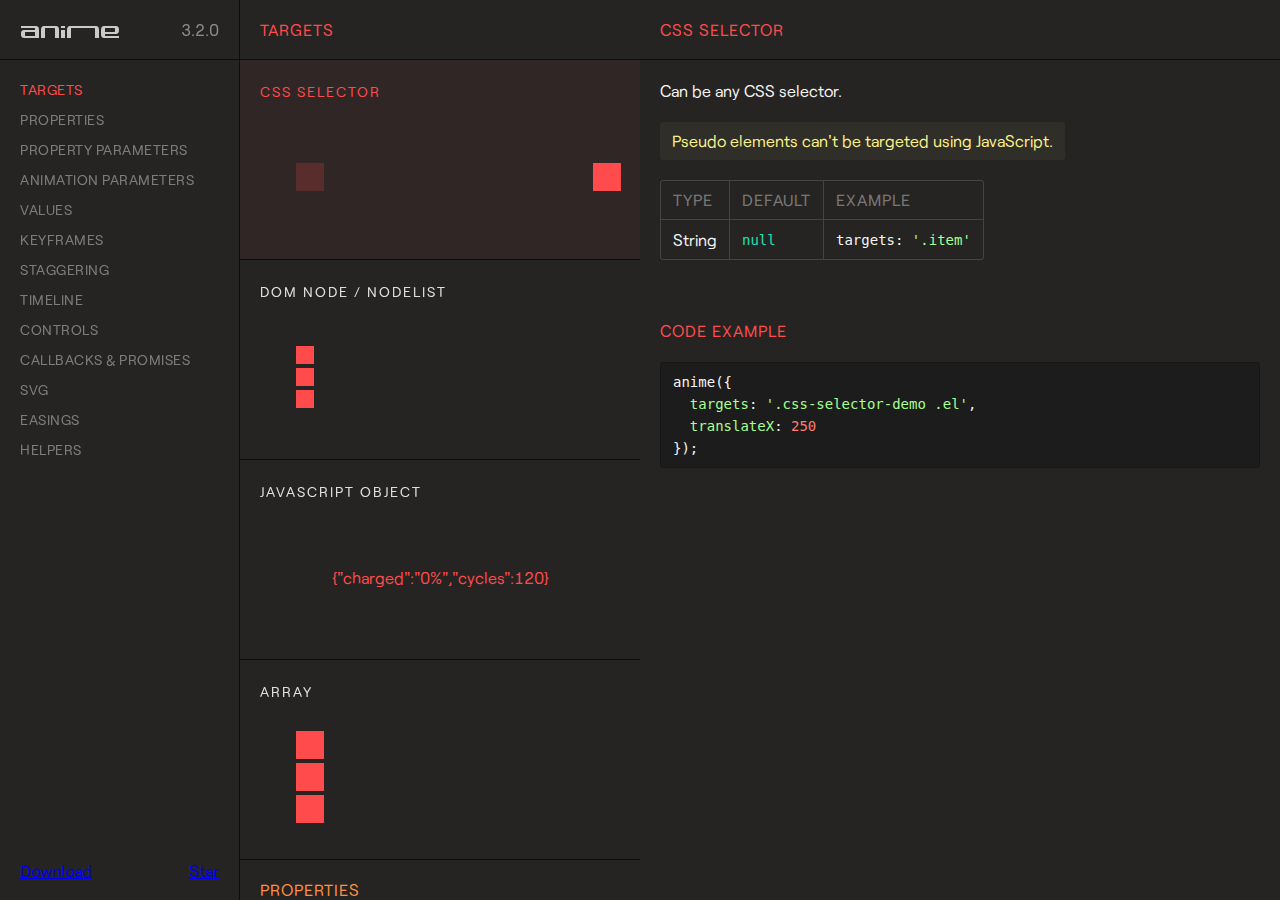
<file: GITVIS/ConvexHullVisualizer/anime-master/documentation/index.html>
<!DOCTYPE html>
<html>
<head>
  <title>Documentation | anime.js</title>
  <meta charset="utf-8">
  <meta name="viewport" content="width=device-width, initial-scale=1, maximum-scale=1">

  <meta property="og:title" content="anime.js">
  <meta property="og:url" content="https://animejs.com">
  <meta property="og:description" content="Javascript animation engine">
  <meta property="og:image" content="https://animejs.com/documentation/assets/img/social-media-image.png">

  <meta name="twitter:card" content="summary_large_image">
  <meta name="twitter:site" content="@juliangarnier">
  <meta name="twitter:creator" content="@juliangarnier">
  <meta name="twitter:title" content="anime.js">
  <meta name="twitter:description" content="Javascript animation engine">
  <meta name="twitter:image" content="https://animejs.com/documentation/assets/img/social-media-image.png">

  <link rel="apple-touch-icon-precomposed" href="assets/img/apple-touch-icon.png">
  <link rel="icon" type="image/png" href="assets/img/favicon.png" >

  <link href="//cloud.typenetwork.com/projects/2160/fontface.css/" rel="stylesheet" type="text/css">

  <link href="assets/css/animejs.css" rel="stylesheet">
  <link href="assets/css/anime-theme.css" rel="stylesheet">
  <link href="assets/css/documentation.css" rel="stylesheet">

  <script src="../lib/anime.min.js"></script>
</head>
<body>
  <div class="content">
    <header class="header">
    <a class="logo" href="https://github.com/juliangarnier/anime/">
      <img class="anime-mini-logo" src="assets/img/anime-mini-logo.svg" />
      <span class="version-number"></span>
    </a>
    </header>
    <section class="pane sidebar">
      <nav class="navigation"></nav>
      <div class="sidebar-info">
        <a class="github-button" href="https://github.com/juliangarnier/anime/archive/master.zip" data-icon="octicon-cloud-download" aria-label="Download juliangarnier/anime on GitHub">Download</a>
        <a class="github-button" href="https://github.com/juliangarnier/anime" data-show-count="true" aria-label="Star juliangarnier/anime on GitHub">Star</a>
      </div>
    </section>
    <section class="pane demos">

<!-- TARGETS -->
<article id="targets" class="color-targets">
  <header>
    <h2 class="demos-title">Targets</h2>
  </header>

<div id="cssSelector" class="demo">
  <h3 class="demo-title">CSS Selector</h3>
  <div class="demo-description">
    <p>Can be any CSS selector.</p>
    <p class="bubble warning">Pseudo elements can't be targeted using JavaScript.</p>
    <table>
      <thead>
        <td>Type</td>
        <td>Default</td>
        <td>Example</td>
      </thead>
      <tr>
        <td>String</td>
        <td><code>null</code></td>
        <td><code>targets: '.item'</code></td>
      </tr>
    </table>
  </div>
  <div class="demo-content css-selector-demo">
    <div class="line">
      <div class="square shadow"></div>
      <div class="square el"></div>
    </div>
  </div>
  <script>var cssSelector = function() {
/*DEMO*/
anime({
  targets: '.css-selector-demo .el',
  translateX: 250
});
/*DEMO*/
}
  </script>

</div>

<div id="domNode" class="demo">
  <h3 class="demo-title">DOM Node / NodeList</h3>
  <div class="demo-description">
    <p>
      Can be any DOM Node or NodeList.
    </p>
    <table>
      <thead>
        <td>Type</td>
        <td>Default</td>
        <td>Example</td>
      </thead>
      <tr>
        <td>DOM Node</td>
        <td><code>null</code></td>
        <td><code>targets: el.querySelector('.item')</code></td>
      </tr>
      <tr>
        <td>NodeList</td>
        <td><code>null</code></td>
        <td><code>targets: el.querySelectorAll('.item')</code></td>
      </tr>
    </table>
  </div>
  <div class="demo-content dom-node-demo">
    <div class="line">
      <div class="small square shadow"></div>
      <div class="small square el"></div>
    </div>
    <div class="line">
      <div class="small square shadow"></div>
      <div class="small square el"></div>
    </div>
    <div class="line">
      <div class="small square shadow"></div>
      <div class="small square el"></div>
    </div>
  </div>
  <script>var domNode = function() {
/*DEMO*/
var elements = document.querySelectorAll('.dom-node-demo .el');

anime({
  targets: elements,
  translateX: 270
});
/*DEMO*/
}
  </script>
</div>

<div id="JSobject" class="demo">
  <h3 class="demo-title">JavaScript Object</h3>
  <div class="demo-description">
    <p>
      A JavaScript Object with at least one property containing a numerical value.
    </p>
    <table>
      <thead>
        <td>Type</td>
        <td>Default</td>
        <td>Example</td>
      </thead>
      <tr>
        <td>Object</td>
        <td><code>null</code></td>
        <td><code>targets: myObjectProp</code></td>
      </tr>
    </table>
  </div>
  <div class="demo-content">
    <pre class="battery-log">{"charged":"0%","cycles":120}</pre>
  </div>
  <script>var JSobject = function() {
/*DEMO*/
var logEl = document.querySelector('.battery-log');

var battery = {
  charged: '0%',
  cycles: 120
}

anime({
  targets: battery,
  charged: '100%',
  cycles: 130,
  round: 1,
  easing: 'linear',
  update: function() {
    logEl.innerHTML = JSON.stringify(battery);
  }
});
/*DEMO*/
}
  </script>
<script>
</script>
</div>

<div id="array" class="demo">
  <h3 class="demo-title">Array</h3>
  <div class="demo-description">
    <p>
      An array containing multiple targets.
    </p>
    <p class="bubble info">
      Accepts mixed types. E.g. <code>['.el', domNode, jsObject]</code>
    </p>
    <table>
      <thead>
        <td>Type</td>
        <td>Default</td>
        <td>Example</td>
      </thead>
      <tr>
        <td>Array</td>
        <td><code>null</code></td>
        <td><code>targets: ['.item', el.getElementById('#thing')]</code></td>
      </tr>
    </table>
  </div>
  <div class="demo-content mixed-array-demo">
    <div class="line">
      <div class="square shadow"></div>
      <div class="square el el-01"></div>
    </div>
    <div class="line">
      <div class="square shadow"></div>
      <div class="square el el-02"></div>
    </div>
    <div class="line">
      <div class="square shadow"></div>
      <div class="square el el-03"></div>
    </div>
  </div>
  <script>var array = function() {
/*DEMO*/
var el = document.querySelector('.mixed-array-demo .el-01');

anime({
  targets: [el, '.mixed-array-demo .el-02', '.mixed-array-demo .el-03'],
  translateX: 250
});
/*DEMO*/
}
  </script>

</div>

</article>
<!-- -->

<!-- ANIMATABLE PROPERTIES -->
<article id="properties" class="color-properties">
<header>
  <h2 class="demos-title">Properties</h2>
</header>

<div id="cssProperties" class="demo">
  <h3 class="demo-title">CSS Properties</h3>
  <div class="demo-description">
    <p>
      Any CSS properties can be animated.
    </p>
    <p class="bubble warning">
      Most CSS properties will cause layout changes or repaint, and will result in choppy animation.
      Prioritize opacity and CSS transforms as much as possible.
    </p>
    <p>More details about accepted values in the <a class="color-values" href="#unitlessValue">values</a> section.</p>
    <table>
      <thead>
        <td>Example</td>
        <td>value</td>
      </thead>
      <tr>
        <td><code>opacity</code></td>
        <td><code>.5</code></td>
      </tr>
      <tr>
        <td><code>left</code></td>
        <td><code>'100px'</code></td>
      </tr>
    </table>
  </div>
  <div class="demo-content css-prop-demo">
    <div class="large square shadow"></div>
    <div class="large square el"></div>
  </div>
  <script>var cssProperties = function() {
/*DEMO*/
anime({
  targets: '.css-prop-demo .el',
  left: '240px',
  backgroundColor: '#FFF',
  borderRadius: ['0%', '50%'],
  easing: 'easeInOutQuad'
});
/*DEMO*/
}
  </script>
</div>

<div id="CSStransforms" class="demo">
  <h3 class="demo-title">CSS Transforms</h3>
  <div class="demo-description">
    <p>
      Animate CSS transforms properties individually.
    </p>
    <p class="bubble info">
      It's possible to specify different timing for each transforms properties, more details in the <a class="color-prop-params" href="#specificPropParameters">specific property parameters</a> section.
    </p>
    <p>More details about accepted values in the <a class="color-values" href="#unitlessValue">values</a> section.</p>
    <table>
      <thead>
        <td>Valid properties</td>
        <td>Default unit</td>
      </thead>
      <tr><td><code>'translateX'</code></td><td><code>'px'</code></td></tr>
      <tr><td><code>'translateY'</code></td><td><code>'px'</code></td></tr>
      <tr><td><code>'translateZ'</code></td><td><code>'px'</code></td></tr>
      <tr><td><code>'rotate'</code></td><td><code>'deg'</code></td></tr>
      <tr><td><code>'rotateX'</code></td><td><code>'deg'</code></td></tr>
      <tr><td><code>'rotateY'</code></td><td><code>'deg'</code></td></tr>
      <tr><td><code>'rotateZ'</code></td><td><code>'deg'</code></td></tr>
      <tr><td><code>'scale'</code></td><td><code>—</code></td></tr>
      <tr><td><code>'scaleX'</code></td><td><code>—</code></td></tr>
      <tr><td><code>'scaleY'</code></td><td><code>—</code></td></tr>
      <tr><td><code>'scaleZ'</code></td><td><code>—</code></td></tr>
      <tr><td><code>'skew'</code></td><td><code>'deg'</code></td></tr>
      <tr><td><code>'skewX'</code></td><td><code>'deg'</code></td></tr>
      <tr><td><code>'skewY'</code></td><td><code>'deg'</code></td></tr>
      <tr><td><code>'perspective'</code></td><td><code>'px'</code></td></tr>
    </table>
  </div>
  <div class="demo-content css-transforms-demo">
    <div class="square shadow"></div>
    <div class="square el"></div>
  </div>
  <script>var CSStransforms = function() {
/*DEMO*/
anime({
  targets: '.css-transforms-demo .el',
  translateX: 250,
  scale: 2,
  rotate: '1turn'
});
/*DEMO*/
}
  </script>
</div>

<div id="JSobjProp" class="demo">
  <h3 class="demo-title">Object properties</h3>
  <div class="demo-description">
    <p>
      Any Object property containing a numerical value can be animated.<br>
      More details about accepted values in the <a class="color-values" href="#unitlessValue">values</a> section.
    </p>
    <table>
      <thead>
        <td>Example</td>
        <td>value</td>
      </thead>
      <tr>
        <td><code>prop1</code></td>
        <td><code>50</code></td>
      </tr>
      <tr>
        <td><code>'prop2'</code></td>
        <td><code>'100%'</code></td>
      </tr>
    </table>
  </div>
  <div class="demo-content">
    <pre class="js-object-log">{"prop1":0,"prop2":"0%"}</pre>
  </div>
  <script>var JSobjProp = function() {
/*DEMO*/
var objPropLogEl = document.querySelector('.js-object-log');

var myObject = {
  prop1: 0,
  prop2: '0%'
}

anime({
  targets: myObject,
  prop1: 50,
  prop2: '100%',
  easing: 'linear',
  round: 1,
  update: function() {
    objPropLogEl.innerHTML = JSON.stringify(myObject);
  }
});
/*DEMO*/
}
  </script>
</div>

<div id="domAttr" class="demo">
  <h3 class="demo-title">DOM Attributes</h3>
  <div class="demo-description">
    <p>
      Any DOM Attributes containing a numerical value can be animated.<br>
      More details about accepted values in the <a class="color-values" href="#unitlessValue">values</a> section.
    </p>
    <table>
      <thead>
        <td>Example</td>
        <td>value</td>
      </thead>
      <tr>
        <td><code>value</code></td>
        <td><code>1000</code></td>
      </tr>
      <tr>
        <td><code>volume</code></td>
        <td><code>0</code></td>
      </tr>
      <tr>
        <td><code>data-custom</code></td>
        <td><code>'3 dogs'</code></td>
      </tr>
    </table>
  </div>
  <div class="demo-content dom-attribute-demo">
    <input class="el text-output" value="0"></input>
  </div>
  <script>var domAttr = function() {
/*DEMO*/
anime({
  targets: '.dom-attribute-demo input',
  value: [0, 1000],
  round: 1,
  easing: 'easeInOutExpo'
});
/*DEMO*/
}
  </script>
</div>

<div id="svgAttr" class="demo">
  <h3 class="demo-title">SVG Attributes</h3>
  <div class="demo-description">
    <p>
      Like any other <a class="color-properties" href="#domAttr">DOM attributes</a>, all SVG attributes containing at least one numerical value can be animated.<br>
      More details about accepted values in the <a class="color-values" href="#unitlessValue">values</a> section and SVG animation in the <a class="color-svg" href="#motionPath">SVG</a> section.
    </p>
    <table>
      <thead>
        <td>Example</td>
        <td>value</td>
      </thead>
      <tr>
        <td><code>points</code></td>
        <td><code>'64 68.64 8.574 100 63.446 67.68 64 4 64.554 67.68 119.426 100'</code></td>
      </tr>
      <tr>
        <td><code>scale</code></td>
        <td><code>1</code></td>
      </tr>
      <tr>
        <td><code>baseFrequency</code></td>
        <td><code>0</code></td>
      </tr>
    </table>
  </div>
  <div class="demo-content align-center svg-attributes-demo">
<svg width="128" height="128" viewBox="0 0 128 128">
  <filter id="displacementFilter">
    <feTurbulence type="turbulence" baseFrequency=".05" numOctaves="2" result="turbulence"/>
    <feDisplacementMap in2="turbulence" in="SourceGraphic" scale="15" xChannelSelector="R" yChannelSelector="G"/>
  </filter>
  <polygon points="64 68.64 8.574 100 63.446 67.68 64 4 64.554 67.68 119.426 100" style="filter: url(#displacementFilter)" fill="currentColor"/>
</svg>
  </div>
  <script>var svgAttr = function() {
  // Needed to reset demo
  var polyEl = document.querySelector('.svg-attributes-demo polygon');
  var feTurbulenceEl = document.querySelector('feTurbulence');
  var feDisplacementMap = document.querySelector('feDisplacementMap');
  polyEl.setAttribute('points', '64 68.64 8.574 100 63.446 67.68 64 4 64.554 67.68 119.426 100');
  feTurbulenceEl.setAttribute('baseFrequency', '.05');
  feDisplacementMap.setAttribute('scale', '15');
/*DEMO*/
anime({
  targets: ['.svg-attributes-demo polygon', 'feTurbulence', 'feDisplacementMap'],
  points: '64 128 8.574 96 8.574 32 64 0 119.426 32 119.426 96',
  baseFrequency: 0,
  scale: 1,
  loop: true,
  direction: 'alternate',
  easing: 'easeInOutExpo'
});
/*DEMO*/
}
  </script>

</div>

</article>
<!-- -->

<!-- PROPERTY PARAMETERS -->
<article id="propertyParameters" class="color-prop-params">
  <header>
    <h2 class="demos-title">Property parameters</h2>
  </header>

<div id="duration" class="demo">
  <h3 class="demo-title">Duration</h3>
  <div class="demo-description">
    <p>
      Defines the duration in milliseconds of the animation.
    </p>
    <table>
      <thead>
        <td>Type</td>
        <td>Default</td>
        <td>Example</td>
      </thead>
      <tr>
        <td>Number</td>
        <td><code>1000</code></td>
        <td><code>3000</code></td>
      </tr>
      <tr>
        <td>anime.stagger</td>
        <td>See <a class="color-staggering" href="#staggeringBasics">staggering</a> section</td>
        <td><code>anime.stagger(150)</code></td>
      </tr>
      <tr>
        <td>Function</td>
        <td>See <a class="color-prop-params" href="#functionBasedParameters">function based parameters</a> section</td>
        <td><code>(el, i) => i * 150</code></td>
      </tr>
    </table>
  </div>
  <div class="demo-content duration-demo">
    <div class="label">3000 ms</div>
    <div class="square shadow"></div>
    <div class="square el"></div>
  </div>
  <script>var duration = function() {
/*DEMO*/
anime({
  targets: '.duration-demo .el',
  translateX: 250,
  duration: 3000
});
/*DEMO*/
}
  </script>
</div>

<div id="delay" class="demo">
  <h3 class="demo-title">Delay</h3>
  <div class="demo-description">
    <p>
      Defines the delay in milliseconds of the animation.
    </p>
    <table>
      <thead>
        <td>Type</td>
        <td>Default</td>
        <td>Example</td>
      </thead>
      <tr>
        <td>Number</td>
        <td><code>0</code></td>
        <td><code>1000</code></td>
      </tr>
      <tr>
        <td>anime.stagger</td>
        <td>See <a class="color-staggering" href="#staggeringBasics">staggering</a> section</td>
        <td><code>anime.stagger(150)</code></td>
      </tr>
      <tr>
        <td>Function</td>
        <td>See <a class="color-prop-params" href="#functionBasedParameters">function based parameters</a> section</td>
        <td><code>(el, i) => i * 150</code></td>
      </tr>
    </table>
  </div>
  <div class="demo-content delay-demo">
    <div class="label">1000 ms</div>
    <div class="square shadow"></div>
    <div class="square el"></div>
  </div>
  <script>var delay = function() {
/*DEMO*/
anime({
  targets: '.delay-demo .el',
  translateX: 250,
  delay: 1000
});
/*DEMO*/
}
  </script>
</div>

<div id="endDelay" class="demo">
  <h3 class="demo-title">end delay</h3>
  <div class="demo-description">
    <p>
      Adds some extra time in milliseconds at the end of the animation.
    </p>
    <table>
      <thead>
        <td>Type</td>
        <td>Default</td>
        <td>Example</td>
      </thead>
      <tr>
        <td>Number</td>
        <td><code>0</code></td>
        <td><code>1000</code></td>
      </tr>
      <tr>
        <td>anime.stagger</td>
        <td>See <a class="color-staggering" href="#staggeringBasics">staggering</a> section</td>
        <td><code>anime.stagger(150)</code></td>
      </tr>
      <tr>
        <td>Function</td>
        <td>See <a class="color-prop-params" href="#functionBasedParameters">function based parameters</a> section</td>
        <td><code>(el, i) => i * 150</code></td>
      </tr>
    </table>
  </div>
  <div class="demo-content end-delay-demo">
    <div class="label">1000 ms</div>
    <div class="square shadow"></div>
    <div class="square el"></div>
  </div>
  <script>var endDelay = function() {
/*DEMO*/
anime({
  targets: '.end-delay-demo .el',
  translateX: 250,
  endDelay: 1000,
  direction: 'alternate'
});
/*DEMO*/
}
  </script>

</div>

<div id="easing" class="demo">
  <h3 class="demo-title">Easing</h3>
  <div class="demo-description">
    <p>
      Defines the timing function of the animation.
    </p>
    <p class="bubble info">
      Check out the <a class="color-easings" href="#linearEasing">easings</a> section for a complete list of available easing and parameters.
    </p>
    <table>
      <thead>
        <td>Type</td>
        <td>Default</td>
        <td>Example</td>
      </thead>
      <tr>
        <td>String</td>
        <td><code>'easeOutElastic(1, .5)'</code></td>
        <td><code>easing: 'easeInOutQuad'</code></td>
      </tr>
    </table>
  </div>
  <div class="demo-content easing-demo">
    <div class="label">easeInOutExpo</div>
    <div class="square shadow"></div>
    <div class="square el"></div>
  </div>
  <script>var easing = function() {
/*DEMO*/
anime({
  targets: '.easing-demo .el',
  translateX: 250,
  easing: 'easeInOutExpo'
});
/*DEMO*/
}
  </script>

</div>

<div id="round" class="demo">
  <h3 class="demo-title">Round</h3>
  <div class="demo-description">
    <p>
      Rounds up the value to x decimals.
    </p>
    <table>
      <thead>
        <td>Type</td>
        <td>Default</td>
        <td>Example</td>
      </thead>
      <tr>
        <td>Number</td>
        <td><code>0</code></td>
        <td><code>round: 10</code></td>
      </tr>
    </table>
  </div>
  <div class="demo-content">
    <pre class="round-log">0</pre>
  </div>
  <script>var round = function() {
/*DEMO*/
var roundLogEl = document.querySelector('.round-log');

anime({
  targets: roundLogEl,
  innerHTML: [0, 10000],
  easing: 'linear',
  round: 10 // Will round the animated value to 1 decimal
});
/*DEMO*/
}
  </script>
</div>

<div id="specificPropParameters" class="demo">
  <h3 class="demo-title">Specific property parameters</h3>
  <div class="demo-description">
    <p>
      Defines specific parameters to each property of the animation using an Object as value.<br>
      Other properties that aren't specified in the Object are inheritted from the main animation.
    </p>
    <table>
      <thead>
        <td>Type</td>
        <td>Example</td>
      </thead>
      <tr>
        <td>Object</td>
<td><code>rotate: {
  value: 360,
  duration: 1800,
  easing: 'easeInOutSine'
}</code></td>
      </tr>
    </table>
  </div>
  <div class="demo-content specific-prop-params-demo">
    <div class="square shadow"></div>
    <div class="square el"></div>
  </div>
  <script>var specificPropParameters = function() {
/*DEMO*/
anime({
  targets: '.specific-prop-params-demo .el',
  translateX: {
    value: 250,
    duration: 800
  },
  rotate: {
    value: 360,
    duration: 1800,
    easing: 'easeInOutSine'
  },
  scale: {
    value: 2,
    duration: 1600,
    delay: 800,
    easing: 'easeInOutQuart'
  },
  delay: 250 // All properties except 'scale' inherit 250ms delay
});
/*DEMO*/
}
  </script>

</div>

<div id="functionBasedParameters" class="demo">
  <h3 class="demo-title">Function based parameters</h3>
  <div class="demo-description">
    <p>
      Get different values for every target and property of the animation.
    </p>
    <p>
      The function accepts 3 arguments:
    </p>
    <table>
      <thead>
        <td>Arguments</td>
        <td>Infos</td>
      </thead>
      <tr>
        <td><code>target</code></td>
        <td>The curent animated targeted element</td>
      </tr>
      <tr>
        <td><code>index</code></td>
        <td>The index of the animated targeted element</td>
      </tr>
      <tr>
        <td><code>targetsLength</code></td>
        <td>The total number of animated targets</td>
      </tr>
    </table>
    <p class="bubble info">
      See <a class="color-staggering" href="#staggeringBasics">staggering</a> section for easier values manipulation.
    </p>
  </div>
  <div class="demo-content function-based-params-demo">
    <div class="line">
      <div class="small label">delay = 0 * 100</div>
      <div class="small square shadow"></div>
      <div class="small square el"></div>
    </div>
    <div class="line">
      <div class="small label">delay = 1 * 100</div>
      <div class="small square shadow"></div>
      <div class="small square el"></div>
    </div>
    <div class="line">
      <div class="small label">delay = 2 * 100</div>
      <div class="small square shadow"></div>
      <div class="small square el"></div>
    </div>
  </div>
  <script>var functionBasedParameters = function() {
/*DEMO*/
anime({
  targets: '.function-based-params-demo .el',
  translateX: 270,
  direction: 'alternate',
  loop: true,
  delay: function(el, i, l) {
    return i * 100;
  },
  endDelay: function(el, i, l) {
    return (l - i) * 100;
  }
});
/*DEMO*/
}
  </script>

</div>

</article>
<!-- -->

<!-- ANIMATION PARAMETERS -->
<article id="animationParameters" class="color-anim-params">
  <header>
    <h2 class="demos-title">Animation parameters</h2>
  </header>

<div id="direction" class="demo">
  <h3 class="demo-title">Direction</h3>
  <div class="demo-description">
    <p>
      Defines the direction of the animation.
    </p>
    <table>
      <thead>
        <td>Accepts</td>
        <td>Infos</td>
      </thead>
      <tr>
        <td><code>'normal'</code></td>
        <td>Animation progress goes from 0 to 100%</td>
      </tr>
      <tr>
        <td><code>'reverse'</code></td>
        <td>Animation progress goes from 100% to 0%</td>
      </tr>
      <tr>
        <td><code>'alternate'</code></td>
        <td>Animation progress goes from 0% to 100% then goes back to 0%</td>
      </tr>
    </table>
  </div>
  <div class="demo-content">
    <div class="line">
      <div class="label">normal</div>
      <div class="square shadow"></div>
      <div class="square el dir-normal"></div>
    </div>
    <div class="line">
      <div class="label">reverse</div>
      <div class="square shadow"></div>
      <div class="square el dir-reverse"></div>
    </div>
    <div class="line">
      <div class="label">alternate</div>
      <div class="square shadow"></div>
      <div class="square el dir-alternate"></div>
    </div>
  </div>
  <script>var direction = function() {
/*DEMO*/
anime({
  targets: '.dir-normal',
  translateX: 250,
  easing: 'easeInOutSine'
});

anime({
  targets: '.dir-reverse',
  translateX: 250,
  direction: 'reverse',
  easing: 'easeInOutSine'
});

anime({
  targets: '.dir-alternate',
  translateX: 250,
  direction: 'alternate',
  easing: 'easeInOutSine'
});
/*DEMO*/
}
  </script>

</div>

<div id="loop" class="demo">
  <h3 class="demo-title">Loop</h3>
  <div class="demo-description">
    <p>
      Defines the number of iterations of your animation.
    </p>
    <table>
      <thead>
        <td>Accepts</td>
        <td>Infos</td>
      </thead>
      <tr>
        <td><code>Number</code></td>
        <td>The number of iterations</td>
      </tr>
      <tr>
        <td><code>true</code></td>
        <td>Loop indefinitely</td>
      </tr>
    </table>
  </div>
  <div class="demo-content">
    <div class="line">
      <div class="small label">normal 3 times</div>
      <div class="small square shadow"></div>
      <div class="small square el loop"></div>
    </div>
    <div class="line">
      <div class="small label">reverse 3 times</div>
      <div class="small square shadow"></div>
      <div class="small square el loop-reverse"></div>
    </div>
    <div class="line">
      <div class="small label">alternate 3 times</div>
      <div class="small square shadow"></div>
      <div class="small square el loop-alternate"></div>
    </div>
    <div class="line">
      <div class="small label">normal inifinite</div>
      <div class="small square shadow"></div>
      <div class="small square el loop-infinity"></div>
    </div>
    <div class="line">
      <div class="small label">inifinite reverse</div>
      <div class="small square shadow"></div>
      <div class="small square el loop-reverse-infinity"></div>
    </div>
    <div class="line">
      <div class="small label">inifinite alternate</div>
      <div class="small square shadow"></div>
      <div class="small square el loop-alternate-infinity"></div>
    </div>
  </div>
  <script>var loop = function() {
/*DEMO*/
anime({
  targets: '.loop',
  translateX: 270,
  loop: 3,
  easing: 'easeInOutSine'
});

anime({
  targets: '.loop-infinity',
  translateX: 270,
  loop: true,
  easing: 'easeInOutSine'
});

anime({
  targets: '.loop-reverse',
  translateX: 270,
  loop: 3,
  direction: 'reverse',
  easing: 'easeInOutSine'
});

anime({
  targets: '.loop-reverse-infinity',
  translateX: 270,
  direction: 'reverse',
  loop: true,
  easing: 'easeInOutSine'
});

anime({
  targets: '.loop-alternate',
  translateX: 270,
  loop: 3,
  direction: 'alternate',
  easing: 'easeInOutSine'
});

anime({
  targets: '.loop-alternate-infinity',
  translateX: 270,
  direction: 'alternate',
  loop: true,
  easing: 'easeInOutSine'
});
/*DEMO*/
}
  </script>
</div>

<div id="autoplay" class="demo">
  <h3 class="demo-title">Autoplay</h3>
  <div class="demo-description">
    <p>
      Defines if the animation should automatically starts or not.
    </p>
    <table>
      <thead>
        <td>Accepts</td>
        <td>Infos</td>
      </thead>
      <tr>
        <td><code>true</code></td>
        <td>Automatically starts the animation</td>
      </tr>
      <tr>
        <td><code>false</code></td>
        <td>Animation is paused by default</td>
      </tr>
    </table>
  </div>
  <div class="demo-content">
    <div class="line">
      <div class="label">autoplay: true</div>
      <div class="square shadow"></div>
      <div class="square el autoplay-true"></div>
    </div>
    <div class="line">
      <div class="label">autoplay: false</div>
      <div class="square shadow"></div>
      <div class="square el autoplay-false"></div>
    </div>
  </div>
  <script>var autoplay = function() {
/*DEMO*/
anime({
  targets: '.autoplay-true',
  translateX: 250,
  autoplay: true,
  easing: 'easeInOutSine'
});

anime({
  targets: '.autoplay-false',
  translateX: 250,
  autoplay: false,
  easing: 'easeInOutSine'
});
/*DEMO*/
}
  </script>
</div>

</article>
<!-- -->

<!-- VALUES -->
<article id="values" class="color-values">
<header>
  <h2 class="demos-title">Values</h2>
</header>

<div id="unitlessValue" class="demo">
  <h3 class="demo-title">Unitless</h3>
  <div class="demo-description">
    <p>
      If the original value has a unit, it will be automatically added to the animated value.
    </p>
    <table>
      <thead>
        <td>Type</td>
        <td>Example</td>
      </thead>
      <tr>
        <td>Number</td>
        <td><code>translateX: 250</code></td>
      </tr>
    </table>
  </div>
  <div class="demo-content unitless-values-demo">
    <div class="circle shadow"></div>
    <div class="circle el"></div>
  </div>
  <script>var unitlessValue = function() {
/*DEMO*/
anime({
  targets: '.unitless-values-demo .el',
  translateX: 250, // -> '250px'
  rotate: 540 // -> '540deg'
});
/*DEMO*/
}
  </script>

</div>

<div id="specificUnitValue" class="demo">
  <h3 class="demo-title">Specific unit</h3>
  <div class="demo-description">
    <p>
      Forces the animation to use a certain unit and will automatically convert the initial target value.
    </p>
    <p class="bubble warning">
      Conversion accuracy can vary depending of the unit used.<br>
      You can also define the initial value of the animation directly using an array, see the <a href="#fromToValues" class="color-values">from to values</a> section.
    </p>
    <table>
      <thead>
        <td>Type</td>
        <td>Example</td>
      </thead>
      <tr>
        <td>String</td>
        <td><code>width: '100%'</code></td>
      </tr>
    </table>
  </div>
  <div class="demo-content specific-unit-values-demo">
    <div class="square shadow"></div>
    <div class="square el"></div>
  </div>
  <script>var specificUnitValue = function() {
/*DEMO*/
anime({
  targets: '.specific-unit-values-demo .el',
  width: '100%', // -> from '28px' to '100%',
  easing: 'easeInOutQuad',
  direction: 'alternate',
  loop: true
});
/*DEMO*/
}
  </script>

</div>

<div id="relativeValues" class="demo">
  <h3 class="demo-title">Relative</h3>
  <div class="demo-description">
    <p>
      Adds, substracts or multiplies the original value.
    </p>
    <table>
      <thead>
        <td>Accepts</td>
        <td>Effect</td>
        <td>Example</td>
      </thead>
      <tr>
        <td><code>'+='</code></td>
        <td>Add</td>
        <td><code>'+=100'</code></td>
      </tr>
      <tr>
        <td><code>'-='</code></td>
        <td>Substract</td>
        <td><code>'-=2turn'</code></td>
      </tr>
      <tr>
        <td><code>'*='</code></td>
        <td>Multiply</td>
        <td><code>'*=10'</code></td>
      </tr>
    </table>
  </div>
  <div class="demo-content">
    <div class="circle shadow"></div>
    <div class="circle el relative-values"></div>
  </div>
  <script>var relativeValues = function() {
/*DEMO*/
var relativeEl = document.querySelector('.el.relative-values');
relativeEl.style.transform = 'translateX(100px)';

anime({
  targets: '.el.relative-values',
  translateX: {
    value: '*=2.5', // 100px * 2.5 = '250px'
    duration: 1000
  },
  width: {
    value: '-=20px', // 28 - 20 = '8px'
    duration: 1800,
    easing: 'easeInOutSine'
  },
  rotate: {
    value: '+=2turn', // 0 + 2 = '2turn'
    duration: 1800,
    easing: 'easeInOutSine'
  },
  direction: 'alternate'
});
/*DEMO*/
}
  </script>

</div>

<div id="colors" class="demo">
  <h3 class="demo-title">Colors</h3>
  <div class="demo-description">
    <p>
      <i>anime.js</i> accepts and converts Hexadecimal, RGB, RGBA, HSL, and HSLA color values.
    </p>
    <p class="bubble warning">
      CSS color codes ( e.g. : <code>'red', 'yellow', 'aqua'</code> ) are not supported.
    </p>
    <table>
      <thead>
        <td>Accepts</td>
        <td>Example</td>
      </thead>
      <tr>
        <td>Hexadecimal</td>
        <td><code>'#FFF'</code> or <code>'#FFFFFF'</code></td>
      </tr>
      <tr>
        <td>RGB</td>
        <td><code>'rgb(255, 255, 255)'</code></td>
      </tr>
      <tr>
        <td>RGBA</td>
        <td><code>'rgba(255, 255, 255, .2)'</code></td>
      </tr>
      <tr>
        <td>HSL</td>
        <td><code>'hsl(0, 100%, 100%)'</code></td>
      </tr>
      <tr>
        <td>HSLA</td>
        <td><code>'hsla(0, 100%, 100%, .2)'</code></td>
      </tr>
    </table>
  </div>
  <div class="demo-content colors-demo">
    <div class="line">
      <div class="small label">HEX</div>
      <div class="small circle shadow"></div>
      <div class="small circle el color-hex"></div>
    </div>
    <div class="line">
      <div class="small label">RGB</div>
      <div class="small circle shadow"></div>
      <div class="small circle el color-rgb"></div>
    </div>
    <div class="line">
      <div class="small label">HSL</div>
      <div class="small circle shadow"></div>
      <div class="small circle el color-hsl"></div>
    </div>
    <div class="line">
      <div class="small label">RGBA</div>
      <div class="small circle shadow"></div>
      <div class="small circle el color-rgba"></div>
    </div>
    <div class="line">
      <div class="small label">HSLA</div>
      <div class="small circle shadow"></div>
      <div class="small circle el color-hsla"></div>
    </div>
  </div>
  <script>var colors = function() {
/*DEMO*/
var colorsExamples = anime.timeline({
  endDelay: 1000,
  easing: 'easeInOutQuad',
  direction: 'alternate',
  loop: true
})
.add({ targets: '.color-hex',  background: '#FFF' }, 0)
.add({ targets: '.color-rgb',  background: 'rgb(255,255,255)' }, 0)
.add({ targets: '.color-hsl',  background: 'hsl(0, 100%, 100%)' }, 0)
.add({ targets: '.color-rgba', background: 'rgba(255,255,255, .2)' }, 0)
.add({ targets: '.color-hsla', background: 'hsla(0, 100%, 100%, .2)' }, 0)
.add({ targets: '.colors-demo .el', translateX: 270 }, 0);
/*DEMO*/
}
  </script>

</div>

<div id="fromToValues" class="demo">
  <h3 class="demo-title">From To</h3>
  <div class="demo-description">
    <p>
      Forces the animation to start at a specified value.
    </p>
    <table>
      <thead>
        <td>Type</td>
        <td>Example</td>
      </thead>
      <tr>
        <td><code>Array</code></td>
        <td><code>['50%', '100%']</code></td>
      </tr>
    </table>
  </div>
  <div class="demo-content">
    <div class="circle shadow"></div>
    <div class="circle el from-to-values"></div>
  </div>
  <script>var fromToValues = function() {
/*DEMO*/
anime({
  targets: '.el.from-to-values',
  translateX: [100, 250], // from 100 to 250
  delay: 500,
  direction: 'alternate',
  loop: true
});
/*DEMO*/
}
  </script>

</div>

<div id="functionBasedPropVal" class="demo">
  <h3 class="demo-title">Function based values</h3>
  <div class="demo-description">
    <p>
      Get different values for every target and property of the animation.
    </p>
    <p>
      The function accepts 3 arguments:
    </p>
    <table>
      <thead>
        <td>Arguments</td>
        <td>Infos</td>
      </thead>
      <tr>
        <td><code>target</code></td>
        <td>The curently animated targeted element</td>
      </tr>
      <tr>
        <td><code>index</code></td>
        <td>The index of the animated targeted element</td>
      </tr>
      <tr>
        <td><code>targetsLength</code></td>
        <td>The total number of animated targets</td>
      </tr>
    </table>
  </div>
  <div class="demo-content function-based-values-demo">
    <div class="line">
      <div class="small circle shadow"></div>
      <div data-x="170" class="small circle el"></div>
    </div>
    <div class="line">
      <div class="small circle shadow"></div>
      <div data-x="80" class="small circle el"></div>
    </div>
    <div class="line">
      <div class="small circle shadow"></div>
      <div data-x="270" class="small circle el"></div>
    </div>
  </div>
  <script>var functionBasedPropVal = function() {
/*DEMO*/
anime({
  targets: '.function-based-values-demo .el',
  translateX: function(el) {
    return el.getAttribute('data-x');
  },
  translateY: function(el, i) {
    return 50 + (-50 * i);
  },
  scale: function(el, i, l) {
    return (l - i) + .25;
  },
  rotate: function() { return anime.random(-360, 360); },
  borderRadius: function() { return ['50%', anime.random(10, 35) + '%']; },
  duration: function() { return anime.random(1200, 1800); },
  delay: function() { return anime.random(0, 400); },
  direction: 'alternate',
  loop: true
});
/*DEMO*/
}
  </script>

</div>

</article>
<!-- -->

<!-- KEYFRAMES -->
<article id="keyframes" class="color-keyframes">
<header>
  <h2 class="demos-title">Keyframes</h2>
</header>

<div id="animationKeyframes" class="demo">
  <h3 class="demo-title">Animation keyframes</h3>
  <div class="demo-description">
    <p>
      Animation keyframes are defined using an Array, within the <code>keyframes</code> property.
    </p>
    <p class="bubble info">
      If there is no duration specified inside the keyframes, each keyframe duration will be equal to the animation's total duration divided by the number of keyframes.
    </p>
    <table>
      <thead>
        <td>Type</td>
        <td>Example</td>
      </thead>
      <tr>
        <td><code>Array</code></td>
        <td><code>[
  {value: 100, easing: 'easeOutExpo'},
  {value: 200, delay: 500},
  {value: 300, duration: 1000}
]</code></td>
      </tr>
    </table>
  </div>
  <div class="demo-content animation-keyframes-demo">
    <div class="circle shadow"></div>
    <div class="circle el keyframes"></div>
  </div>
  <script>var animationKeyframes = function() {
/*DEMO*/
anime({
  targets: '.animation-keyframes-demo .el',
  keyframes: [
    {translateY: -40},
    {translateX: 250},
    {translateY: 40},
    {translateX: 0},
    {translateY: 0}
  ],
  duration: 4000,
  easing: 'easeOutElastic(1, .8)',
  loop: true
});
/*DEMO*/
}
  </script>
</div>

<div id="propertyKeyframes" class="demo">
  <h3 class="demo-title">Property keyframes</h3>
  <div class="demo-description">
    <p>
      Similar to <a class="color-keyframes" href="#animationKeyframes">animation keyframes</a>, property keyframes are defined using an Array of property Object. Property keyframes allow overlapping animations since each property have its own keyframes array.
    </p>
    <p class="bubble info">
      If there is no duration specified inside the keyframes, each keyframe duration will be equal to the animation's total duration divided by the number of keyframes.
    </p>
    <table>
      <thead>
        <td>Type</td>
        <td>Example</td>
      </thead>
      <tr>
        <td><code>Array</code></td>
        <td><code>[
  {value: 100, easing: 'easeOutExpo'},
  {value: 200, delay: 500},
  {value: 300, duration: 1000}
]</code></td>
      </tr>
    </table>
  </div>
  <div class="demo-content property-keyframes-demo">
    <div class="circle shadow"></div>
    <div class="circle el keyframes"></div>
  </div>
  <script>var propertyKeyframes = function() {
/*DEMO*/
anime({
  targets: '.property-keyframes-demo .el',
  translateX: [
    { value: 250, duration: 1000, delay: 500 },
    { value: 0, duration: 1000, delay: 500 }
  ],
  translateY: [
    { value: -40, duration: 500 },
    { value: 40, duration: 500, delay: 1000 },
    { value: 0, duration: 500, delay: 1000 }
  ],
  scaleX: [
    { value: 4, duration: 100, delay: 500, easing: 'easeOutExpo' },
    { value: 1, duration: 900 },
    { value: 4, duration: 100, delay: 500, easing: 'easeOutExpo' },
    { value: 1, duration: 900 }
  ],
  scaleY: [
    { value: [1.75, 1], duration: 500 },
    { value: 2, duration: 50, delay: 1000, easing: 'easeOutExpo' },
    { value: 1, duration: 450 },
    { value: 1.75, duration: 50, delay: 1000, easing: 'easeOutExpo' },
    { value: 1, duration: 450 }
  ],
  easing: 'easeOutElastic(1, .8)',
  loop: true
});
/*DEMO*/
}
  </script>
</div>

</article>
<!-- -->

<!-- STAGGERING -->
<article id="staggering" class="color-staggering">
<header>
  <h2 class="demos-title">Staggering</h2>
</header>

<div id="staggeringBasics" class="demo">
  <h3 class="demo-title">Staggering basics</h3>
  <div class="demo-description">
    <p>
      Staggering allows you to animate multiple elements with <a href="https://en.wikipedia.org/wiki/Follow_through_and_overlapping_action">follow through and overlapping action</a>.
    </p>
    <pre><code>anime.stagger(value, options)</code></pre>
    <table>
      <thead>
        <td>Arguments</td>
        <td>Type</td>
        <td>Info</td>
        <td>Required</td>
      </thead>
      <tr>
        <td>Value</td>
        <td><code>Number</code>, <code>String</code>, <code>Array</code></td>
        <td>The manipulated value(s)</td>
        <td>Yes</td>
      </tr>
      <tr>
        <td>Options</td>
        <td><code>Object</code></td>
        <td>Stagger parameters</td>
        <td>No</td>
      </tr>
    </table>
  </div>
  <div class="demo-content basic-staggering-demo">
    <div class="line">
      <div class="label">delay = (100 * 0) ms</div>
      <div class="small square shadow"></div>
      <div class="small square el"></div>
    </div>
    <div class="line">
      <div class="label">delay = (100 * 1) ms</div>
      <div class="small square shadow"></div>
      <div class="small square el"></div>
    </div>
    <div class="line">
      <div class="label">delay = (100 * 2) ms</div>
      <div class="small square shadow"></div>
      <div class="small square el"></div>
    </div>
    <div class="line">
      <div class="label">delay = (100 * 3) ms</div>
      <div class="small square shadow"></div>
      <div class="small square el"></div>
    </div>
    <div class="line">
      <div class="label">delay = (100 * 4) ms</div>
      <div class="small square shadow"></div>
      <div class="small square el"></div>
    </div>
    <div class="line">
      <div class="label">delay = (100 * 5) ms</div>
      <div class="small square shadow"></div>
      <div class="small square el"></div>
    </div>
  </div>
  <script>var staggeringBasics = function() {
/*DEMO*/
anime({
  targets: '.basic-staggering-demo .el',
  translateX: 270,
  delay: anime.stagger(100) // increase delay by 100ms for each elements.
});
/*DEMO*/
}
  </script>
</div>

<div id="staggeringStartValue" class="demo">
  <h3 class="demo-title">Start value</h3>
  <div class="demo-description">
    <p>
      Starts the staggering effect from a specific value.
    </p>
    <pre><code>anime.stagger(value, {start: startValue})</code></pre>
    <table>
      <thead>
        <td>Types</td>
        <td>Info</td>
      </thead>
      <tr>
        <td><code>Number</code>, <code>String</code>
        <td>Same as propety values, see <a href="#unitlessValue" class="color-values">values section</a></td>
      </tr>
    </table>
  </div>
  <div class="demo-content staggering-start-value-demo">
    <div class="line">
      <div class="label">delay = 500 + (100 * 0) ms</div>
      <div class="small square shadow"></div>
      <div class="small square el"></div>
    </div>
    <div class="line">
      <div class="label">delay = 500 + (100 * 1) ms</div>
      <div class="small square shadow"></div>
      <div class="small square el"></div>
    </div>
    <div class="line">
      <div class="label">delay = 500 + (100 * 2) ms</div>
      <div class="small square shadow"></div>
      <div class="small square el"></div>
    </div>
    <div class="line">
      <div class="label">delay = 500 + (100 * 3) ms</div>
      <div class="small square shadow"></div>
      <div class="small square el"></div>
    </div>
    <div class="line">
      <div class="label">delay = 500 + (100 * 4) ms</div>
      <div class="small square shadow"></div>
      <div class="small square el"></div>
    </div>
    <div class="line">
      <div class="label">delay = 500 + (100 * 5) ms</div>
      <div class="small square shadow"></div>
      <div class="small square el"></div>
    </div>
  </div>
  <script>var staggeringStartValue = function() {
/*DEMO*/
anime({
  targets: '.staggering-start-value-demo .el',
  translateX: 270,
  delay: anime.stagger(100, {start: 500}) // delay starts at 500ms then increase by 100ms for each elements.
});
/*DEMO*/
}
  </script>
</div>

<div id="rangeValueStaggering" class="demo">
  <h3 class="demo-title">Range value</h3>
  <div class="demo-description">
    <p>
      Distributes evenly values between two numbers.
    </p>
    <pre><code>anime.stagger([startValue, endValue])</code></pre>
    <table>
      <thead>
        <td>Type</td>
        <td>Info</td>
      </thead>
      <tr>
        <td><code>'easingName'</code></td>
        <td>All valid easing names are accepted, see <a href="#easings" class="color-easings">easings section</a></td>
      </tr>
      <tr>
        <td><code>function(i)</code></td>
        <td>Custom easing function, see <a href="#customEasing" class="color-easings">custom easings section</a></td>
      </tr>
    </table>
  </div>
  <div class="demo-content range-value-staggering-demo">
    <div class="line">
      <div class="label">rotate = ((360 - (-360)) / 5) * 0</div>
      <div class="small square shadow"></div>
      <div class="small square el"></div>
    </div>
    <div class="line">
      <div class="label">rotate = ((360 - (-360)) / 5) * 1</div>
      <div class="small square shadow"></div>
      <div class="small square el"></div>
    </div>
    <div class="line">
      <div class="label">rotate = ((360 - (-360)) / 5) * 2</div>
      <div class="small square shadow"></div>
      <div class="small square el"></div>
    </div>
    <div class="line">
      <div class="label">rotate = ((360 - (-360)) / 5) * 3</div>
      <div class="small square shadow"></div>
      <div class="small square el"></div>
    </div>
    <div class="line">
      <div class="label">rotate = ((360 - (-360)) / 5) * 4</div>
      <div class="small square shadow"></div>
      <div class="small square el"></div>
    </div>
    <div class="line">
      <div class="label">rotate = ((360 - (-360)) / 5) * 5</div>
      <div class="small square shadow"></div>
      <div class="small square el"></div>
    </div>
  </div>
  <script>var rangeValueStaggering = function() {
/*DEMO*/
anime({
  targets: '.range-value-staggering-demo .el',
  translateX: 270,
  rotate: anime.stagger([-360, 360]), // rotation will be distributed from -360deg to 360deg evenly between all elements
  easing: 'easeInOutQuad'
});
/*DEMO*/
}
  </script>
</div>

<div id="staggeringFrom" class="demo">
  <h3 class="demo-title">From value</h3>
  <div class="demo-description">
    <p>
      Starts the stagger effect from a specific position.
    </p>
    <pre><code>anime.stagger(value, {from: startingPosition})</code></pre>
    <table>
      <thead>
        <td>Options</td>
        <td>Type</td>
        <td>Info</td>
      </thead>
      <tr>
        <td><code>'first'</code> (default)</td>
        <td><code>'string'</code></td>
        <td>Start the effect from the first element</td>
      </tr>
      <tr>
        <td><code>'last'</code></td>
        <td><code>'string'</code></td>
        <td>Start the effect from the last element</td>
      </tr>
      <tr>
        <td><code>'center'</code></td>
        <td><code>'string'</code></td>
        <td>Start the effect from the center</td>
      </tr>
      <tr>
        <td><code>index</code></td>
        <td><code>number</code></td>
        <td>Start the effect from the specified index</td>
      </tr>
    </table>
  </div>
  <div class="demo-content staggering-from-demo">
    <div class="line">
      <div class="small square shadow"></div>
      <div class="small square el"></div>
    </div>
    <div class="line">
      <div class="small square shadow"></div>
      <div class="small square el"></div>
    </div>
    <div class="line">
      <div class="small square shadow"></div>
      <div class="small square el"></div>
    </div>
    <div class="line">
      <div class="small square shadow"></div>
      <div class="small square el"></div>
    </div>
    <div class="line">
      <div class="small square shadow"></div>
      <div class="small square el"></div>
    </div>
    <div class="line">
      <div class="small square shadow"></div>
      <div class="small square el"></div>
    </div>
  </div>
  <script>var staggeringFrom = function() {
/*DEMO*/
anime({
  targets: '.staggering-from-demo .el',
  translateX: 270,
  delay: anime.stagger(100, {from: 'center'})
});
/*DEMO*/
}
  </script>
</div>

<div id="staggeringDirection" class="demo">
  <h3 class="demo-title">Direction</h3>
  <div class="demo-description">
    <p>
      Changes the order in which the stagger operates.
    </p>
    <pre><code>anime.stagger(value, {direction: 'reverse'})</code></pre>
    <table>
      <thead>
        <td>Options</td>
        <td>Info</td>
      </thead>
      <tr>
        <td><code>'normal'</code> (default)</td>
        <td>Normal staggering, from the first element to the last</td>
      </tr>
      <tr>
        <td><code>'reverse'</code></td>
        <td>Reversed staggering, from the last element to the first</td>
      </tr>
    </table>
  </div>
  <div class="demo-content staggering-direction-demo">
    <div class="line">
      <div class="small square shadow"></div>
      <div class="small square el"></div>
    </div>
    <div class="line">
      <div class="small square shadow"></div>
      <div class="small square el"></div>
    </div>
    <div class="line">
      <div class="small square shadow"></div>
      <div class="small square el"></div>
    </div>
    <div class="line">
      <div class="small square shadow"></div>
      <div class="small square el"></div>
    </div>
    <div class="line">
      <div class="small square shadow"></div>
      <div class="small square el"></div>
    </div>
    <div class="line">
      <div class="small square shadow"></div>
      <div class="small square el"></div>
    </div>
  </div>
  <script>var staggeringDirection = function() {
/*DEMO*/
anime({
  targets: '.staggering-direction-demo .el',
  translateX: 270,
  delay: anime.stagger(100, {direction: 'reverse'})
});
/*DEMO*/
}
  </script>
</div>

<div id="staggeringEasing" class="demo">
  <h3 class="demo-title">Easing</h3>
  <div class="demo-description">
    <p>
      Stagger values using an easing function.
    </p>
    <pre><code>anime.stagger(value, {easing: 'easingName'})</code></pre>
    <table>
      <thead>
        <td>Type</td>
        <td>Info</td>
      </thead>
      <tr>
        <td><code>'string'</code></td>
        <td>All valid <a href="#easings" class="color-easings">easing names</a> are accepted</td>
      </tr>
      <tr>
        <td><code>function(i)</code></td>
        <td>Use your own <a href="#customEasing" class="color-easings">custom easings function</a></td>
      </tr>
    </table>
  </div>
  <div class="demo-content staggering-easing-demo">
    <div class="line">
      <div class="small square shadow"></div>
      <div class="small square el"></div>
    </div>
    <div class="line">
      <div class="small square shadow"></div>
      <div class="small square el"></div>
    </div>
    <div class="line">
      <div class="small square shadow"></div>
      <div class="small square el"></div>
    </div>
    <div class="line">
      <div class="small square shadow"></div>
      <div class="small square el"></div>
    </div>
    <div class="line">
      <div class="small square shadow"></div>
      <div class="small square el"></div>
    </div>
    <div class="line">
      <div class="small square shadow"></div>
      <div class="small square el"></div>
    </div>
  </div>
  <script>var staggeringEasing = function() {
/*DEMO*/
anime({
  targets: '.staggering-easing-demo .el',
  translateX: 270,
  delay: anime.stagger(300, {easing: 'easeOutQuad'})
});
/*DEMO*/
}
  </script>
</div>

<div id="gridStaggering" class="demo">
  <h3 class="demo-title">Grid</h3>
  <div class="demo-description">
    <p>
      Staggering values based a 2D array that allow "ripple" effects.
    </p>
    <pre><code>anime.stagger(value, {grid: [rows, columns]})</code></pre>
    <table>
      <thead>
        <td>Type</td>
        <td>Info</td>
      </thead>
      <tr>
        <td><code>array</code></td>
        <td>A 2 items array, the first value is the number of rows, the second the number of columns</td>
      </tr>
    </table>
  </div>
  <div class="demo-content staggering-grid-demo">
    <div class="grid">
      <div class="small square el"></div>
      <div class="small square el"></div>
      <div class="small square el"></div>
      <div class="small square el"></div>
      <div class="small square el"></div>
      <div class="small square el"></div>
      <div class="small square el"></div>
      <div class="small square el"></div>
      <div class="small square el"></div>
      <div class="small square el"></div>
      <div class="small square el"></div>
      <div class="small square el"></div>
      <div class="small square el"></div>
      <div class="small square el"></div>
      <div class="small square el"></div>
      <div class="small square el"></div>
      <div class="small square el"></div>
      <div class="small square el"></div>
      <div class="small square el"></div>
      <div class="small square el"></div>
      <div class="small square el"></div>
      <div class="small square el"></div>
      <div class="small square el"></div>
      <div class="small square el"></div>
      <div class="small square el"></div>
      <div class="small square el"></div>
      <div class="small square el"></div>
      <div class="small square el"></div>
      <div class="small square el"></div>
      <div class="small square el"></div>
      <div class="small square el"></div>
      <div class="small square el"></div>
      <div class="small square el"></div>
      <div class="small square el"></div>
      <div class="small square el"></div>
      <div class="small square el"></div>
      <div class="small square el"></div>
      <div class="small square el"></div>
      <div class="small square el"></div>
      <div class="small square el"></div>
      <div class="small square el"></div>
      <div class="small square el"></div>
      <div class="small square el"></div>
      <div class="small square el"></div>
      <div class="small square el"></div>
      <div class="small square el"></div>
      <div class="small square el"></div>
      <div class="small square el"></div>
      <div class="small square el"></div>
      <div class="small square el"></div>
      <div class="small square el"></div>
      <div class="small square el"></div>
      <div class="small square el"></div>
      <div class="small square el"></div>
      <div class="small square el"></div>
      <div class="small square el"></div>
      <div class="small square el"></div>
      <div class="small square el"></div>
      <div class="small square el"></div>
      <div class="small square el"></div>
      <div class="small square el"></div>
      <div class="small square el"></div>
      <div class="small square el"></div>
      <div class="small square el"></div>
      <div class="small square el"></div>
      <div class="small square el"></div>
      <div class="small square el"></div>
      <div class="small square el"></div>
      <div class="small square el"></div>
      <div class="small square el"></div>
    </div>
    <div class="grid shadow">
      <div class="small square"></div>
      <div class="small square"></div>
      <div class="small square"></div>
      <div class="small square"></div>
      <div class="small square"></div>
      <div class="small square"></div>
      <div class="small square"></div>
      <div class="small square"></div>
      <div class="small square"></div>
      <div class="small square"></div>
      <div class="small square"></div>
      <div class="small square"></div>
      <div class="small square"></div>
      <div class="small square"></div>
      <div class="small square"></div>
      <div class="small square"></div>
      <div class="small square"></div>
      <div class="small square"></div>
      <div class="small square"></div>
      <div class="small square"></div>
      <div class="small square"></div>
      <div class="small square"></div>
      <div class="small square"></div>
      <div class="small square"></div>
      <div class="small square"></div>
      <div class="small square"></div>
      <div class="small square"></div>
      <div class="small square"></div>
      <div class="small square"></div>
      <div class="small square"></div>
      <div class="small square"></div>
      <div class="small square"></div>
      <div class="small square"></div>
      <div class="small square"></div>
      <div class="small square"></div>
      <div class="small square"></div>
      <div class="small square"></div>
      <div class="small square"></div>
      <div class="small square"></div>
      <div class="small square"></div>
      <div class="small square"></div>
      <div class="small square"></div>
      <div class="small square"></div>
      <div class="small square"></div>
      <div class="small square"></div>
      <div class="small square"></div>
      <div class="small square"></div>
      <div class="small square"></div>
      <div class="small square"></div>
      <div class="small square"></div>
      <div class="small square"></div>
      <div class="small square"></div>
      <div class="small square"></div>
      <div class="small square"></div>
      <div class="small square"></div>
      <div class="small square"></div>
      <div class="small square"></div>
      <div class="small square"></div>
      <div class="small square"></div>
      <div class="small square"></div>
      <div class="small square"></div>
      <div class="small square"></div>
      <div class="small square"></div>
      <div class="small square"></div>
      <div class="small square"></div>
      <div class="small square"></div>
      <div class="small square"></div>
      <div class="small square"></div>
      <div class="small square"></div>
      <div class="small square"></div>
    </div>
  </div>
  <script>var gridStaggering = function() {
/*DEMO*/
anime({
  targets: '.staggering-grid-demo .el',
  scale: [
    {value: .1, easing: 'easeOutSine', duration: 500},
    {value: 1, easing: 'easeInOutQuad', duration: 1200}
  ],
  delay: anime.stagger(200, {grid: [14, 5], from: 'center'})
});
/*DEMO*/
}
  </script>
</div>

<div id="gridAxisStaggering" class="demo">
  <h3 class="demo-title">Axis</h3>
  <div class="demo-description">
    <p>
      Forces the direction of a <a href="#gridStaggering" class="color-staggering">grid starrering</a> effect.
    </p>
    <pre><code>anime.stagger(value, {grid: [rows, columns], axis: 'x'})</code></pre>
    <table>
      <thead>
        <td>Parameters</td>
        <td>Info</td>
      </thead>
      <tr>
        <td><code>'x'</code></td>
        <td>Follows the x axis</td>
      </tr>
      <tr>
        <td><code>'y'</code></td>
        <td>Follows the y axis</td>
      </tr>
    </table>
  </div>
  <div class="demo-content staggering-axis-grid-demo">
    <div class="grid">
      <div class="small square el"></div>
      <div class="small square el"></div>
      <div class="small square el"></div>
      <div class="small square el"></div>
      <div class="small square el"></div>
      <div class="small square el"></div>
      <div class="small square el"></div>
      <div class="small square el"></div>
      <div class="small square el"></div>
      <div class="small square el"></div>
      <div class="small square el"></div>
      <div class="small square el"></div>
      <div class="small square el"></div>
      <div class="small square el"></div>
      <div class="small square el"></div>
      <div class="small square el"></div>
      <div class="small square el"></div>
      <div class="small square el"></div>
      <div class="small square el"></div>
      <div class="small square el"></div>
      <div class="small square el"></div>
      <div class="small square el"></div>
      <div class="small square el"></div>
      <div class="small square el"></div>
      <div class="small square el"></div>
      <div class="small square el"></div>
      <div class="small square el"></div>
      <div class="small square el"></div>
      <div class="small square el"></div>
      <div class="small square el"></div>
      <div class="small square el"></div>
      <div class="small square el"></div>
      <div class="small square el"></div>
      <div class="small square el"></div>
      <div class="small square el"></div>
      <div class="small square el"></div>
      <div class="small square el"></div>
      <div class="small square el"></div>
      <div class="small square el"></div>
      <div class="small square el"></div>
      <div class="small square el"></div>
      <div class="small square el"></div>
      <div class="small square el"></div>
      <div class="small square el"></div>
      <div class="small square el"></div>
      <div class="small square el"></div>
      <div class="small square el"></div>
      <div class="small square el"></div>
      <div class="small square el"></div>
      <div class="small square el"></div>
      <div class="small square el"></div>
      <div class="small square el"></div>
      <div class="small square el"></div>
      <div class="small square el"></div>
      <div class="small square el"></div>
      <div class="small square el"></div>
      <div class="small square el"></div>
      <div class="small square el"></div>
      <div class="small square el"></div>
      <div class="small square el"></div>
      <div class="small square el"></div>
      <div class="small square el"></div>
      <div class="small square el"></div>
      <div class="small square el"></div>
      <div class="small square el"></div>
      <div class="small square el"></div>
      <div class="small square el"></div>
      <div class="small square el"></div>
      <div class="small square el"></div>
      <div class="small square el"></div>
    </div>
    <div class="grid shadow">
      <div class="small square"></div>
      <div class="small square"></div>
      <div class="small square"></div>
      <div class="small square"></div>
      <div class="small square"></div>
      <div class="small square"></div>
      <div class="small square"></div>
      <div class="small square"></div>
      <div class="small square"></div>
      <div class="small square"></div>
      <div class="small square"></div>
      <div class="small square"></div>
      <div class="small square"></div>
      <div class="small square"></div>
      <div class="small square"></div>
      <div class="small square"></div>
      <div class="small square"></div>
      <div class="small square"></div>
      <div class="small square"></div>
      <div class="small square"></div>
      <div class="small square"></div>
      <div class="small square"></div>
      <div class="small square"></div>
      <div class="small square"></div>
      <div class="small square"></div>
      <div class="small square"></div>
      <div class="small square"></div>
      <div class="small square"></div>
      <div class="small square"></div>
      <div class="small square"></div>
      <div class="small square"></div>
      <div class="small square"></div>
      <div class="small square"></div>
      <div class="small square"></div>
      <div class="small square"></div>
      <div class="small square"></div>
      <div class="small square"></div>
      <div class="small square"></div>
      <div class="small square"></div>
      <div class="small square"></div>
      <div class="small square"></div>
      <div class="small square"></div>
      <div class="small square"></div>
      <div class="small square"></div>
      <div class="small square"></div>
      <div class="small square"></div>
      <div class="small square"></div>
      <div class="small square"></div>
      <div class="small square"></div>
      <div class="small square"></div>
      <div class="small square"></div>
      <div class="small square"></div>
      <div class="small square"></div>
      <div class="small square"></div>
      <div class="small square"></div>
      <div class="small square"></div>
      <div class="small square"></div>
      <div class="small square"></div>
      <div class="small square"></div>
      <div class="small square"></div>
      <div class="small square"></div>
      <div class="small square"></div>
      <div class="small square"></div>
      <div class="small square"></div>
      <div class="small square"></div>
      <div class="small square"></div>
      <div class="small square"></div>
      <div class="small square"></div>
      <div class="small square"></div>
      <div class="small square"></div>
    </div>
  </div>
  <script>var gridAxisStaggering = function() {
/*DEMO*/
anime({
  targets: '.staggering-axis-grid-demo .el',
  translateX: anime.stagger(10, {grid: [14, 5], from: 'center', axis: 'x'}),
  translateY: anime.stagger(10, {grid: [14, 5], from: 'center', axis: 'y'}),
  rotateZ: anime.stagger([0, 90], {grid: [14, 5], from: 'center', axis: 'x'}),
  delay: anime.stagger(200, {grid: [14, 5], from: 'center'}),
  easing: 'easeInOutQuad'
});
/*DEMO*/
}
  </script>
</div>

</article>
<!-- -->

<!-- TIMELINE -->
<article id="timeline" class="color-tl">
<header>
  <h2 class="demos-title">Timeline</h2>
</header>

<div id="timelineBasics" class="demo">
  <h3 class="demo-title">Timeline basics</h3>
  <div class="demo-description">
    <p>
      Timelines let you synchronise multiple animations together.<br>
      By default each animation added to the timeline starts after the previous animation ends.
    </p>
    <p>
      Creating a timeline:
    </p>
<pre><code>var myTimeline = anime.timeline(parameters);</code></pre>
    <table>
      <thead>
        <td>Argument</td>
        <td>Type</td>
        <td>Info</td>
        <td>Required</td>
      </thead>
      <tr>
        <td><code>parameters</code></td>
        <td><code>Object</code></td>
        <td>The default parameters of the timeline inherited by children</td>
        <td>No</td>
      </tr>
    </table>
    <p>
      Adding animations to a timeline:
    </p>
<pre><code>myTimeline.add(parameters, offset);</code></pre>
    <table>
      <thead>
        <td>Argument</td>
        <td>Types</td>
        <td>Info</td>
        <td>Required</td>
      </thead>
      <tr>
        <td><code>parameters</code></td>
        <td><code>Object</code></td>
        <td>The child animation parameters, override the timeline default parameters</td>
        <td>Yes</td>
      </tr>
      <tr>
        <td><code>time offset</code></td>
        <td><code>String</code> or <code>Number</code></td>
        <td>Check out the <a class="color-tl" href="#timelineOffsets">Timeline offsets</a> section</td>
        <td>No</td>
      </tr>
    </table>
  </div>
  <div class="demo-content basic-timeline-demo">
    <div class="line">
      <div class="square shadow"></div>
      <div class="square el"></div>
    </div>
    <div class="line">
      <div class="circle shadow"></div>
      <div class="circle el"></div>
    </div>
    <div class="line">
      <div class="triangle shadow"></div>
      <div class="triangle el"></div>
    </div>
  </div>
  <script>var timelineBasics = function() {
/*DEMO*/
// Create a timeline with default parameters
var tl = anime.timeline({
  easing: 'easeOutExpo',
  duration: 750
});

// Add children
tl
.add({
  targets: '.basic-timeline-demo .el.square',
  translateX: 250,
})
.add({
  targets: '.basic-timeline-demo .el.circle',
  translateX: 250,
})
.add({
  targets: '.basic-timeline-demo .el.triangle',
  translateX: 250,
});

/*DEMO*/
}
  </script>

</div>

<div id="timelineOffsets" class="demo">
  <h3 class="demo-title">Time Offsets</h3>
  <div class="demo-description">
    <p>
      Time offsets can be specified with a second optional parameter using the timeline <code>.add()</code> function. It defines when a animation starts in the timeline, if no offset is specifed, the animation will starts after the previous animation ends.<br>
      An offset can be relative to the last animation or absolute to the whole timeline.
    </p>
    <table>
      <thead>
        <td>Type</td>
        <td>Offset</td>
        <td>Example</td>
        <td>Infos</td>
      </thead>
      <tr>
        <td>String</td>
        <td><code>'+='</code></td>
        <td><code>'+=200'</code></td>
        <td>Starts 200ms after the previous animation ends</td>
      </tr>
      <tr>
        <td>String</td>
        <td><code>'-='</code></td>
        <td><code>'-=200'</code></td>
        <td>Starts 200ms before the previous animation ends</td>
      </tr>
      <tr>
        <td>Number</td>
        <td><code>Number</code></td>
        <td><code>100</code></td>
        <td>Starts at 100ms, reagardless of the animtion position in the timeline</td>
      </tr>
    </table>
  </div>
  <div class="demo-content offsets-demo">
    <div class="line">
      <div class="label">no offset</div>
      <div class="square shadow"></div>
      <div class="square el"></div>
    </div>
    <div class="line">
      <div class="label">relative offset ('-=600')</div>
      <div class="circle shadow"></div>
      <div class="circle el"></div>
    </div>
    <div class="line">
      <div class="label">absolute offset (400)</div>
      <div class="triangle shadow"></div>
      <div class="triangle el"></div>
    </div>
  </div>
  <script>var timelineOffsets = function() {
/*DEMO*/
// Create a timeline with default parameters
var tl = anime.timeline({
  easing: 'easeOutExpo',
  duration: 750
});

tl
.add({
  targets: '.offsets-demo .el.square',
  translateX: 250,
})
.add({
  targets: '.offsets-demo .el.circle',
  translateX: 250,
}, '-=600') // relative offset
.add({
  targets: '.offsets-demo .el.triangle',
  translateX: 250,
}, 400); // absolute offset

/*DEMO*/
}
  </script>
</div>

<div id="TLParamsInheritance" class="demo">
  <h3 class="demo-title">Parameters inheritance</h3>
  <div class="demo-description">
    <p>
      Parameters set in the parent timeline instance will be inherited by all the children.
    </p>
    <table>
      <thead>
        <td>Parameters that can be inherited</td>
      </thead>
      <tr>
        <td><code>targets</code></td>
      </tr>
      <tr>
        <td><code>duration</code></td>
      </tr>
      <tr>
        <td><code>delay</code></td>
      </tr>
      <tr>
        <td><code>endDelay</code></td>
      </tr>
      <tr>
        <td><code>round</code></td>
      </tr>
    </table>
  </div>
  <div class="demo-content params-inheritance-demo">
    <div class="line">
      <div class="square shadow"></div>
      <div class="square el"></div>
    </div>
    <div class="line">
      <div class="circle shadow"></div>
      <div class="circle el"></div>
    </div>
    <div class="line">
      <div class="triangle shadow"></div>
      <div class="triangle el"></div>
    </div>
  </div>
  <script>var TLParamsInheritance = function() {
/*DEMO*/
var tl = anime.timeline({
  targets: '.params-inheritance-demo .el',
  delay: function(el, i) { return i * 200 },
  duration: 500,
  easing: 'easeOutExpo',
  direction: 'alternate',
  loop: true
});

tl
.add({
  translateX: 250,
  // override the easing parameter
  easing: 'spring',
})
.add({
  opacity: .5,
  scale: 2
})
.add({
  // override the targets parameter
  targets: '.params-inheritance-demo .el.triangle',
  rotate: 180
})
.add({
  translateX: 0,
  scale: 1
});
/*DEMO*/
}
  </script>

</div>

</article>
<!-- -->

<!-- CONTROLS -->
<article id="controls" class="color-controls">
<header>
  <h2 class="demos-title">Controls</h2>
</header>

<div id="playPause" class="demo">
  <h3 class="demo-title">Play / Pause</h3>
  <div class="demo-description">
    <p>Plays a paused animation, or starts the animation if the <code>autoplay</code> parameters is set to <code>false</code>.</p>
    <pre><code>animation.play();</code></pre>
    <p>Pauses a running animation.</p>
    <pre><code>animation.pause();</code></pre>
  </div>
  <div class="demo-content play-pause-demo">
    <div class="line">
      <div class="small square shadow"></div>
      <div class="small square el"></div>
    </div>
    <div class="line">
      <div class="small square shadow"></div>
      <div class="small square el"></div>
    </div>
    <div class="line">
      <div class="small square shadow"></div>
      <div class="small square el"></div>
    </div>
    <div class="line controls">
      <button class="play">Play</button>
      <button class="pause">Pause</button>
    </div>
  </div>
  <script>var playPause = function() {
/*DEMO*/
var animation = anime({
  targets: '.play-pause-demo .el',
  translateX: 270,
  delay: function(el, i) { return i * 100; },
  direction: 'alternate',
  loop: true,
  autoplay: false,
  easing: 'easeInOutSine'
});

document.querySelector('.play-pause-demo .play').onclick = animation.play;
document.querySelector('.play-pause-demo .pause').onclick = animation.pause;
/*DEMO*/
}

</script>
</div>

<div id="restartAnim" class="demo">
  <h3 class="demo-title">Restart</h3>
  <div class="demo-description">
    <p>Restarts an animation from its initial values.</p>
    <pre><code>animation.restart();</code></pre>
  </div>
  <div class="demo-content restart-demo">
    <div class="line">
      <div class="small square shadow"></div>
      <div class="small square el"></div>
    </div>
    <div class="line">
      <div class="small square shadow"></div>
      <div class="small square el"></div>
    </div>
    <div class="line">
      <div class="small square shadow"></div>
      <div class="small square el"></div>
    </div>
    <div class="line controls">
      <button class="restart">Restart</button>
    </div>
  </div>
  <script>var restartAnim = function() {
/*DEMO*/
var animation = anime({
  targets: '.restart-demo .el',
  translateX: 250,
  delay: function(el, i) { return i * 100; },
  direction: 'alternate',
  loop: true,
  easing: 'easeInOutSine'
});

document.querySelector('.restart-demo .restart').onclick = animation.restart;
/*DEMO*/
}
  </script>

</div>

<div id="reverseAnim" class="demo">
  <h3 class="demo-title">Reverse</h3>
  <div class="demo-description">
    <p>Reverses the direction of an animation.</p>
    <pre><code>animation.reverse();</code></pre>
  </div>
  <div class="demo-content reverse-anim-demo">
    <div class="line">
      <div class="small square shadow"></div>
      <div class="small square el"></div>
    </div>
    <div class="line">
      <div class="small square shadow"></div>
      <div class="small square el"></div>
    </div>
    <div class="line">
      <div class="small square shadow"></div>
      <div class="small square el"></div>
    </div>
    <div class="line controls">
      <button class="reverse">Reverse</button>
    </div>
  </div>
  <script>var reverseAnim = function() {
/*DEMO*/
var animation = anime({
  targets: '.reverse-anim-demo .el',
  translateX: 270,
  loop: true,
  delay: function(el, i) { return i * 200; },
  easing: 'easeInOutSine'
});

document.querySelector('.reverse-anim-demo .reverse').onclick = animation.reverse;
/*DEMO*/
}
  </script>

</div>

<div id="seekAnim" class="demo">
  <h3 class="demo-title">Seek</h3>
  <div class="demo-description">
    <p>Jump to a specific time (in milliseconds).</p>
    <pre><code>animation.seek(timeStamp);</code></pre>
    <p>Can also be used to control an animation while scrolling.</p>
    <pre><code>animation.seek((scrollPercent / 100) * animation.duration);</code></pre>
  </div>
  <div class="demo-content seek-anim-demo">
    <div class="line">
      <div class="small square shadow"></div>
      <div class="small square el"></div>
    </div>
    <div class="line">
      <div class="small square shadow"></div>
      <div class="small square el"></div>
    </div>
    <div class="line">
      <div class="small square shadow"></div>
      <div class="small square el"></div>
    </div>
    <div class="line controls">
      <input class="progress" step=".001" type="range" min="0" max="100" value="0"></input>
    </div>
  </div>
  <script>var seekAnim = function() {
/*DEMO*/
var animation = anime({
  targets: '.seek-anim-demo .el',
  translateX: 270,
  delay: function(el, i) { return i * 100; },
  elasticity: 200,
  easing: 'easeInOutSine',
  autoplay: false
});

var seekProgressEl = document.querySelector('.seek-anim-demo .progress');
seekProgressEl.oninput = function() {
  animation.seek(animation.duration * (seekProgressEl.value / 100));
};
/*DEMO*/
}
  </script>

</div>

<div id="TLcontrols" class="demo">
  <h3 class="demo-title">Timeline controls</h3>
  <div class="demo-description">
    <p>Timelines can be controled like any other <i>anime.js</i> instance.</p>
<pre><code>timeline.play();
timeline.pause();
timeline.restart();
timeline.seek(timeStamp);
</code></pre>
  </div>
  <div class="demo-content timeline-controls-demo">
    <div class="line">
      <div class="small square shadow"></div>
      <div class="small square el"></div>
    </div>
    <div class="line">
      <div class="small circle shadow"></div>
      <div class="small circle el"></div>
    </div>
    <div class="line">
      <div class="small triangle shadow"></div>
      <div class="small triangle el"></div>
    </div>
    <div class="line controls">
      <button class="play">Play</button>
      <button class="pause">Pause</button>
      <button class="restart">Restart</button>
      <input class="progress" step=".001" type="range" min="0" max="100" value="0"></input>
    </div>
  </div>
  <script>var TLcontrols = function() {
/*DEMO*/
var controlsProgressEl = document.querySelector('.timeline-controls-demo .progress');

var tl = anime.timeline({
  direction: 'alternate',
  loop: true,
  duration: 500,
  easing: 'easeInOutSine',
  update: function(anim) {
    controlsProgressEl.value = tl.progress;
  }
});

tl
.add({
  targets: '.timeline-controls-demo .square.el',
  translateX: 270,
})
.add({
  targets: '.timeline-controls-demo .circle.el',
  translateX: 270,
}, '-=100')
.add({
  targets: '.timeline-controls-demo .triangle.el',
  translateX: 270,
}, '-=100');

document.querySelector('.timeline-controls-demo .play').onclick = tl.play;
document.querySelector('.timeline-controls-demo .pause').onclick = tl.pause;
document.querySelector('.timeline-controls-demo .restart').onclick = tl.restart;

controlsProgressEl.addEventListener('input', function() {
  tl.seek(tl.duration * (controlsProgressEl.value / 100));
});
/*DEMO*/
}
  </script>

</div>

</article>
<!-- -->

<!-- CALLBACKS -->
<article id="callbacks" class="color-callbacks">
<header>
  <h2 class="demos-title">Callbacks & Promises</h2>
</header>

<div id="update" class="demo">
  <h3 class="demo-title">Update</h3>
  <div class="demo-description">
    <p>
      Callback triggered on every frame as soon as the animation starts playing.
    </p>
    <table>
      <thead>
        <td>Type</td>
        <td>Parameters</td>
        <td>Info</td>
      </thead>
      <tr>
        <td>Function</td>
        <td>animation</td>
        <td>Return the current animation Object</td>
      </tr>
    </table>
  </div>
  <div class="demo-content update-demo">
    <div class="logs">
      <input class="log progress-log"></input>
      <input class="log update-log"></input>
    </div>
    <div class="circle shadow"></div>
    <div class="circle el"></div>
  </div>
  <script>var update = function() {

var updateLogEl = document.querySelector('.update-demo .update-log');
var progressLogEl = document.querySelector('.update-demo .progress-log');

/*DEMO*/
var updates = 0;

anime({
  targets: '.update-demo .el',
  translateX: 270,
  delay: 1000,
  direction: 'alternate',
  loop: 3,
  easing: 'easeInOutCirc',
  update: function(anim) {
    updates++;
    progressLogEl.value = 'progress : '+Math.round(anim.progress)+'%';
    updateLogEl.value = 'updates : '+updates;
  }
});
/*DEMO*/
}
  </script>
</div>

<div id="beginComplete" class="demo">
  <h3 class="demo-title">Begin & Complete</h3>
  <div class="demo-description">
      <p><code>begin()</code> callback is triggered once, when the animation starts playing.</p>
      <p><code>complete()</code> callback is triggered once, when the animation is completed.</p>
      <p class="bubble info">Both <code>begin()</code> and <code>complete()</code> callbacks are called if the animation's <code>duration</code> is <code>0</code>.</p>
    <table>
      <thead>
        <td>Type</td>
        <td>Parameters</td>
        <td>Info</td>
      </thead>
      <tr>
        <td>Function</td>
        <td>animation</td>
        <td>Return the current animation Object</td>
      </tr>
    </table>
  </div>
  <div class="demo-content begin-complete-demo">
    <div class="logs">
      <input class="log progress-log"></input>
      <input class="log begin-log" value=""></input>
      <input class="log complete-log" value=""></input>
    </div>
    <div class="large circle shadow"></div>
    <div class="large circle el"></div>
  </div>
  <script>var beginComplete = function() {

var beginLogEl = document.querySelector('.begin-complete-demo .begin-log');
var completeLogEl = document.querySelector('.begin-complete-demo .complete-log');
var progressLogEl = document.querySelector('.begin-complete-demo .progress-log');

beginLogEl.value = '';
completeLogEl.value = '';

/*DEMO*/
anime({
  targets: '.begin-complete-demo .el',
  translateX: 240,
  delay: 1000,
  easing: 'easeInOutCirc',
  update: function(anim) {
    progressLogEl.value = 'progress : ' + Math.round(anim.progress) + '%';
    beginLogEl.value = 'began : ' + anim.began;
    completeLogEl.value = 'completed : ' + anim.completed;
  },
  begin: function(anim) {
    beginLogEl.value = 'began : ' + anim.began;
  },
  complete: function(anim) {
    completeLogEl.value = 'completed : ' + anim.completed;
  }
});
/*DEMO*/
}
  </script>
</div>

<div id="loopBeginLoopComplete" class="demo">
  <h3 class="demo-title">loopBegin & loopComplete</h3>
  <div class="demo-description">
    <p><code>loopBegin()</code> callback is triggered once everytime a loop begin.</p>
    <p><code>loopComplete()</code> callback is triggered once everytime a loop is completed.</p>
    <table>
      <thead>
        <td>Type</td>
        <td>Parameters</td>
        <td>Info</td>
      </thead>
      <tr>
        <td>Function</td>
        <td>animation</td>
        <td>Return the current animation Object</td>
      </tr>
    </table>
  </div>
  <div class="demo-content loopBegin-loopComplete-demo">
    <div class="logs">
      <input class="log loopBegin-log" value=""></input>
      <input class="log loopComplete-log" value=""></input>
    </div>
    <div class="circle shadow"></div>
    <div class="circle el"></div>
  </div>
  <script>var loopBeginLoopComplete = function() {

var beginLogEl = document.querySelector('.loopBegin-log');
var completeLogEl = document.querySelector('.loopComplete-log');

beginLogEl.value = 'loop began 0 times';
completeLogEl.value = 'loop complete 0 times';

/*DEMO*/
var loopBegan = 0;
var loopCompleted = 0;

anime({
  targets: '.loopBegin-loopComplete-demo .el',
  translateX: 240,
  loop: true,
  direction: 'alternate',
  easing: 'easeInOutCirc',
  loopBegin: function(anim) {
    loopBegan++;
    beginLogEl.value = 'loop began : ' + loopBegan;
  },
  loopComplete: function(anim) {
    loopCompleted++;
    completeLogEl.value = 'loop completed : ' + loopCompleted;
  }
});
/*DEMO*/
}
  </script>
</div>

<div id="change" class="demo">
  <h3 class="demo-title">Change</h3>
  <div class="demo-description">
    <p>
      Callback triggered on every frames in between the animation's <a href="#delay" class="color-prop-params">delay</a> and <a href="#endDelay" class="color-prop-params">endDelay</a>.
    </p>
    <table>
      <thead>
        <td>Type</td>
        <td>Parameters</td>
        <td>Info</td>
      </thead>
      <tr>
        <td>Function</td>
        <td>animation</td>
        <td>Return the current animation Object</td>
      </tr>
    </table>
  </div>
  <div class="demo-content change-demo">
    <div class="logs">
      <input class="log progress-log"></input>
      <input class="log change-log"></input>
    </div>
    <div class="circle shadow"></div>
    <div class="circle el"></div>
  </div>
  <script>var change = function() {

var progressLogEl = document.querySelector('.change-demo .progress-log');
var changeLogEl = document.querySelector('.change-demo .change-log');
changeLogEl.value = 'changes : 0';

/*DEMO*/
var changes = 0;

anime({
  targets: '.change-demo .el',
  translateX: 270,
  delay: 1000,
  endDelay: 1000,
  direction: 'alternate',
  loop: true,
  easing: 'easeInOutCirc',
  update: function(anim) {
    progressLogEl.value = 'progress : '+Math.round(anim.progress)+'%';
  },
  change: function() {
    changes++;
    changeLogEl.value = 'changes : ' + changes;
  }
});
/*DEMO*/
}
  </script>
</div>

<div id="changeBeginChangeComplete" class="demo">
  <h3 class="demo-title">changeBegin & changeComplete</h3>
  <div class="demo-description">
    <p><code>changeBegin()</code> callback is triggered everytime the animation starts changing.</p>
    <p><code>changeComplete()</code> callback is triggered everytime the animation stops changing.</p>
    <p class="bubble warning">Animation direction will affect the order in which <code>changeBegin()</code> and <code>changeComplete()</code> are triggerd.</p>
    <table>
      <thead>
        <td>Type</td>
        <td>Parameters</td>
        <td>Info</td>
      </thead>
      <tr>
        <td>Function</td>
        <td>animation</td>
        <td>Return the current animation Object</td>
      </tr>
    </table>
  </div>
  <div class="demo-content changeBegin-chnageComplete-demo">
    <div class="logs">
      <input class="log progress-log" value=""></input>
      <input class="log changeBegin-log" value=""></input>
      <input class="log changeComplete-log" value=""></input>
    </div>
    <div class="large circle shadow"></div>
    <div class="large circle el"></div>
  </div>
  <script>var changeBeginChangeComplete = function() {

var progressLogEl = document.querySelector('.changeBegin-chnageComplete-demo .progress-log');
var beginLogEl = document.querySelector('.changeBegin-log');
var completeLogEl = document.querySelector('.changeComplete-log');

beginLogEl.value = 'change began : 0';
completeLogEl.value = 'change completed : 0';

/*DEMO*/
var changeBegan = 0;
var changeCompleted = 0;

anime({
  targets: '.changeBegin-chnageComplete-demo .el',
  translateX: 240,
  delay: 1000,
  endDelay: 1000,
  loop: true,
  direction: 'alternate',
  easing: 'easeInOutCirc',
  update: function(anim) {
    progressLogEl.value = 'progress : '+Math.round(anim.progress)+'%';
  },
  changeBegin: function(anim) {
    changeBegan++;
    beginLogEl.value = 'change began : ' + changeBegan;
  },
  changeComplete: function(anim) {
    changeCompleted++;
    completeLogEl.value = 'change completed : ' + changeCompleted;
  }
});
/*DEMO*/
}
  </script>
</div>

<div id="finishedPromise" class="demo">
  <h3 class="demo-title">Finished promise</h3>
  <div class="demo-description">
    <p>
      Every animation instances return a <code>finished</code> promise when the animation finised.
    </p>
<pre><code>animation.finished.then(function() {
  // Do things...
});</code></pre>
    <p class="bubble warning">
      Promises are not suported in IE < 11.
    </p>
  </div>
  <div class="demo-content promise-demo">
    <div class="logs">
      <input class="log progress-log"></input>
      <input class="log finished-log"></input>
    </div>
    <div class="circle shadow"></div>
    <div class="circle el"></div>
  </div>
  <script>var finishedPromise = function() {
anime.set('.promise-demo .el', {backgroundColor: ''});
anime.set('.promise-demo .finished-log', {value: ''});
/*DEMO*/
var progressLogEl = document.querySelector('.promise-demo .progress-log');
var promiseEl = document.querySelector('.promise-demo .el');
var finishedLogEl = document.querySelector('.promise-demo .finished-log');
var demoPromiseResetTimeout;

function logFinished() {
  anime.set(finishedLogEl, {value: 'Promise resolved'});
  anime.set(promiseEl, {backgroundColor: '#18FF92'});
}

var animation = anime.timeline({
  targets: promiseEl,
  delay: 400,
  duration: 500,
  endDelay: 400,
  easing: 'easeInOutSine',
  update: function(anim) {
    progressLogEl.value = 'progress : '+Math.round(anim.progress)+'%';
  }
}).add({
  translateX: 250
}).add({
  scale: 2
}).add({
  translateX: 0
});

animation.finished.then(logFinished);

/*DEMO*/
}
  </script>

</div>

</article>
<!-- -->

<!-- SVG -->
<article id="svg" class="color-svg">
<header>
  <h2 class="demos-title">SVG</h2>
</header>

<div id="motionPath" class="demo">
  <h3 class="demo-title">Motion path</h3>
  <div class="demo-description">
    <p>
      Animates an element relative to the <code>x</code>, <code>y</code> and <code>angle</code> values of an SVG path element.
    </p>
    <pre><code>var myPath = anime.path('svg path');</code></pre>
    <p>
      The path function returns a new Function that returns the specified property.
    </p>
    <p class="bubble info">
      Motion path animations are responsive since v3
    </p>
    <table>
      <thead>
        <td>Parameters</td>
        <td>Example</td>
        <td>Info</td>
      </thead>
      <tr>
        <td><code>'x'</code></td>
        <td><code>myPath('x')</code></td>
        <td>Return the current x value in <code>'px'</code> of the SVG path</td>
      </tr>
      <tr>
        <td><code>'y'</code></td>
        <td><code>myPath('y')</code></td>
        <td>Return the current y value in <code>'px'</code> of the SVG path</td>
      </tr>
      <tr>
        <td><code>'angle'</code></td>
        <td><code>myPath('angle')</code></td>
        <td>Return the current angle value in <code>'degrees'</code> of the SVG path</td>
      </tr>
    </table>
  </div>
  <div class="demo-content motion-path-demo">
    <div class="motion-path">
      <div class="small square shadow follow-path"></div>
      <div class="small square el follow-path"></div>
      <svg width="256" height="112" viewBox="0 0 256 112">
        <path fill="none" stroke="currentColor" stroke-width="1" d="M8,56 C8,33.90861 25.90861,16 48,16 C70.09139,16 88,33.90861 88,56 C88,78.09139 105.90861,92 128,92 C150.09139,92 160,72 160,56 C160,40 148,24 128,24 C108,24 96,40 96,56 C96,72 105.90861,92 128,92 C154,93 168,78 168,56 C168,33.90861 185.90861,16 208,16 C230.09139,16 248,33.90861 248,56 C248,78.09139 230.09139,96 208,96 L48,96 C25.90861,96 8,78.09139 8,56 Z"/>
      </svg>
    </div>
  </div>
  <script>var motionPath = function() {
/*DEMO*/
var path = anime.path('.motion-path-demo path');

anime({
  targets: '.motion-path-demo .el',
  translateX: path('x'),
  translateY: path('y'),
  rotate: path('angle'),
  easing: 'linear',
  duration: 2000,
  loop: true
});
/*DEMO*/
}
  </script>

</div>

<div id="morphing" class="demo">
  <h3 class="demo-title">Morphing</h3>
  <div class="demo-description">
    <p>
      Creates transition between two svg shapes.
    </p>
    <p class="bubble warning">
      Shapes must have the same number of points!
    </p><br>
    <p class="bubble info">
      More info on SVG shape morphing <a href="https://hackernoon.com/metamorphosis-morphing-svgs-378cf4f3aa58">here</a>.
    </p>
  </div>
  <div class="demo-content align-center morphing-demo">
    <svg width="140" height="140" viewBox="0 0 140 140">
      <g fill="none" fill-rule="evenodd">
        <g fill="currentColor" fill-opacity=".15" transform="translate(0 6)">
          <polygon points="70 0 136.574 48.369 111.145 126.631 28.855 126.631 3.426 48.369"/>
          <polygon points="70 18 119.455 53.931 100.565 112.069 39.435 112.069 20.545 53.931"/>
          <polygon points="70 34.86 101.727 57.911 89.609 95.209 50.391 95.209 38.273 57.911"/>
          <polygon points="70 50.898 84.864 61.697 79.186 79.171 60.814 79.171 55.136 61.697"/>
        </g>
        <polygon class="polymorph" stroke-width="1" stroke="currentColor" points="70 24 119.574 60.369 100.145 117.631 50.855 101.631 3.426 54.369"/>
      </g>
    </svg>
  </div>
  <script>var morphing = function() {
/*DEMO*/
anime({
  targets: '.morphing-demo .polymorph',
  points: [
    { value: [
      '70 24 119.574 60.369 100.145 117.631 50.855 101.631 3.426 54.369',
      '70 41 118.574 59.369 111.145 132.631 60.855 84.631 20.426 60.369']
    },
    { value: '70 6 119.574 60.369 100.145 117.631 39.855 117.631 55.426 68.369' },
    { value: '70 57 136.574 54.369 89.145 100.631 28.855 132.631 38.426 64.369' },
    { value: '70 24 119.574 60.369 100.145 117.631 50.855 101.631 3.426 54.369' }
  ],
  easing: 'easeOutQuad',
  duration: 2000,
  loop: true
});
/*DEMO*/
}
  </script>

</div>

<div id="lineDrawing" class="demo">
  <h3 class="demo-title">Line drawing</h3>
  <div class="demo-description">
    <p>
      Creates path drawing animation using the <code>'stroke-dashoffset'</code> property.<br>
      Set the path <code>'dash-offset'</code> value with <code>anime.setDashoffset()</code> in a <a href="#fromToValues" class="color-values">from to</a> formated value.
    </p>
    <pre><code>strokeDashoffset: [anime.setDashoffset, 0]</code></pre>
    <p class="bubble info">
      More info on line drawing animation <a href="https://css-tricks.com/svg-line-animation-works/">here</a>.
    </p>
  </div>
  <div class="demo-content align-center line-drawing-demo">
    <svg viewBox="0 0 280 100">
      <g fill="none" fill-rule="evenodd" stroke="currentColor" stroke-width="1" class="lines">
        <path class="el" d="M58 80V50.12C57.7 41.6 51.14 35 43 35a15 15 0 0 0 0 30h7.5v15H43a30 30 0 1 1 0-60c16.42 0 29.5 13.23 30 29.89V80H58z"/>
        <path class="el" d="M73 80V20H58v60h15z"/>
        <path class="el" d="M58 80V49.77C58.5 33.23 71.58 20 88 20a30 30 0 0 1 30 30v30h-15V50a15 15 0 0 0-15-15c-8.14 0-14.7 6.6-15 15.12V80H58zm75 0V20h-15v60h15z"/>
        <path class="el" d="M118 80V49.77C118.5 33.23 131.58 20 148 20a30 30 0 0 1 30 30v30h-15V50a15 15 0 0 0-15-15c-8.14 0-14.7 6.6-15 15.12V80h-15zm-7.5-60a7.5 7.5 0 1 1-7.48 8v-1c.25-3.9 3.5-7 7.48-7z"/>
        <path class="el" d="M133 65a15 15 0 0 1-15-15v-7.5h-15V50a30 30 0 0 0 30 30V65zm30 15V49.77C163.5 33.23 176.58 20 193 20a30 30 0 0 1 30 30v30h-15V50a15 15 0 0 0-15-15c-8.14 0-14.7 6.6-15 15.12V80h-15z"/>
        <path class="el" d="M238 65a15 15 0 0 1 0-30c8.1 0 14.63 6.53 15 15h-15v15h30V49.89C267.5 33.23 254.42 20 238 20a30 30 0 0 0 0 60V65z"/>
        <path class="el" d="M260.48 65a7.5 7.5 0 1 1-7.48 8v-1c.26-3.9 3.5-7 7.48-7z"/>
      </g>
    </svg>
  </div>
  <script>var lineDrawing = function() {
/*DEMO*/
anime({
  targets: '.line-drawing-demo .lines path',
  strokeDashoffset: [anime.setDashoffset, 0],
  easing: 'easeInOutSine',
  duration: 1500,
  delay: function(el, i) { return i * 250 },
  direction: 'alternate',
  loop: true
});
/*DEMO*/
}
  </script>

</div>

</article>
<!-- -->

<!-- EASINGS -->
<article id="easings" class="color-easings">
  <header>
    <h2 class="demos-title">Easings</h2>
  </header>

<div id="linearEasing" class="demo">
  <h3 class="demo-title">Linear</h3>
  <div class="demo-description">
    <p>
      Does not apply any easing timing to your animation.<br>
      Usefull for opacity and colors transitions.
    </p>
    <pre><code>easing: 'linear'</code></pre>
  </div>
  <div class="demo-content linear-easing-demo">
    <div class="line">
      <div class="square shadow"></div>
      <div class="square el"></div>
    </div>
  </div>
  <script>var linearEasing = function() {
/*DEMO*/
anime({
  targets: '.linear-easing-demo .el',
  translateX: 250,
  direction: 'alternate',
  loop: true,
  easing: 'linear'
});
/*DEMO*/
}
  </script>

</div>

<div id="pennerFunctions" class="demo">
  <h3 class="demo-title">Penner's functions</h3>
  <div class="demo-description">
    <p>
      Built-in <a href="http://robertpenner.com/easing/">Robert Penner's easing functions</a>.
    </p>
    <p class="bubble info">
      See easings in action on <a href="https://easings.net">easings.net</a>.
    </p>
    <pre><code>easing: 'easeInOutSine'</code></pre>
    <p>
      Availabe easings :
    </p>
    <table>
      <thead>
        <td>in</td>
        <td>out</td>
        <td>in-out</td>
      </thead>
      <tr>
        <td><code>'easeInQuad'</code></td>
        <td><code>'easeOutQuad'</code></td>
        <td><code>'easeInOutQuad'</code></td>
      </tr>
      <tr>
        <td><code>'easeInCubic'</code></td>
        <td><code>'easeOutCubic'</code></td>
        <td><code>'easeInOutCubic'</code></td>
      </tr>
      <tr>
        <td><code>'easeInQuart'</code></td>
        <td><code>'easeOutQuart'</code></td>
        <td><code>'easeInOutQuart'</code></td>
      </tr>
      <tr>
        <td><code>'easeInQuint'</code></td>
        <td><code>'easeOutQuint'</code></td>
        <td><code>'easeInOutQuint'</code></td>
      </tr>
      <tr>
        <td><code>'easeInSine'</code></td>
        <td><code>'easeOutSine'</code></td>
        <td><code>'easeInOutSine'</code></td>
      </tr>
      <tr>
        <td><code>'easeInExpo'</code></td>
        <td><code>'easeOutExpo'</code></td>
        <td><code>'easeInOutExpo'</code></td>
      </tr>
      <tr>
        <td><code>'easeInCirc'</code></td>
        <td><code>'easeOutCirc'</code></td>
        <td><code>'easeInOutCirc'</code></td>
      </tr>
      <tr>
        <td><code>'easeInBack'</code></td>
        <td><code>'easeOutBack'</code></td>
        <td><code>'easeInOutBack'</code></td>
      <tr>
      <tr>
        <td><code>'easeInBounce'</code></td>
        <td><code>'easeOutBounce'</code></td>
        <td><code>'easeInOutBounce'</code></td>
      <tr>
    </table>
  </div>
  <div class="demo-content penner-equations-demo">

  </div>
  <script>var pennerFunctions = function() {
/*DEMO*/
var demoContentEl = document.querySelector('.penner-equations-demo');
var fragment = document.createDocumentFragment();
var easingNames = [
  'easeInQuad',
  'easeInCubic',
  'easeInQuart',
  'easeInQuint',
  'easeInSine',
  'easeInExpo',
  'easeInCirc',
  'easeInBack',
  'easeInBounce',
  'easeInOutQuad',
  'easeInOutCubic',
  'easeInOutQuart',
  'easeInOutQuint',
  'easeInOutSine',
  'easeInOutExpo',
  'easeInOutCirc',
  'easeInOutBack',
  'easeInOutBounce',
  'easeOutQuad',
  'easeOutCubic',
  'easeOutQuart',
  'easeOutQuint',
  'easeOutSine',
  'easeOutExpo',
  'easeOutCirc',
  'easeOutBack',
  'easeOutBounce'
]

function createEasingDemo(easing) {
  var demoEl = document.createElement('div');
  demoEl.classList.add('stretched','square','el', 'easing-'+easing);
  anime({
    targets: demoEl,
    translateX: 250,
    direction: 'alternate',
    loop: true,
    delay: 200,
    endDelay: 200,
    duration: 2000,
    easing: easing
  });
  fragment.appendChild(demoEl);
}

easingNames.forEach(function(easeName) {
  createEasingDemo(easeName);
});

demoContentEl.innerHTML = '';
demoContentEl.appendChild(fragment);
/*DEMO*/
}
  </script>

</div>

<div id="cubicBezier" class="demo">
  <h3 class="demo-title">Cubic Bézier Curve</h3>
  <div class="demo-description">
    <p>
      Use your own custom cubic Bézier curves <code>cubicBezier(x1, y1, x2, y2)</code>.
    </p>
    <pre><code>easing: 'cubicBezier(.5, .05, .1, .3)'</code></pre>
    <p class="bubble warning">
      You can use Bézier curves generator like <a href="https://matthewlein.com/tools/ceaser">Ceaser to generate your curves coordinates</a>.
    </p>
  </div>
  <div class="demo-content cubic-bezier-demo">
    <div class="line">
      <div class="square shadow"></div>
      <div class="square el"></div>
    </div>
  </div>
  <script>var cubicBezier = function() {
/*DEMO*/
anime({
  targets: '.cubic-bezier-demo .el',
  translateX: 250,
  direction: 'alternate',
  loop: true,
  easing: 'cubicBezier(.5, .05, .1, .3)'
})
/*DEMO*/
}
  </script>

</div>

<div id="springPhysicsEasing" class="demo">
  <h3 class="demo-title">Spring</h3>
  <div class="demo-description">
    <p>
      Spring physics based easing.
    </p>
    <pre><code>easing: 'spring(mass, stiffness, damping, velocity)'</code></pre>
    <p class="bubble warning">
      The duration of a spring animation is defined by the spring parameters.<br>
      The animation <code>duration</code> parameter will not be taken into account.
    </p>
    <table>
      <thead>
        <td>Parameter</td>
        <td>Default</td>
        <td>Min</td>
        <td>Max</td>
      </thead>
      <tr>
        <td>Mass</td>
        <td><code>1</code></td>
        <td><code>0</code></td>
        <td><code>100</code></td>
      </tr>
      <tr>
        <td>Stiffness</td>
        <td><code>100</code></td>
        <td><code>0</code></td>
        <td><code>100</code></td>
      </tr>
      <tr>
        <td>Damping</td>
        <td><code>10</code></td>
        <td><code>0</code></td>
        <td><code>100</code></td>
      </tr>
      <tr>
        <td>Velocity</td>
        <td><code>0</code></td>
        <td><code>0</code></td>
        <td><code>100</code></td>
      </tr>
    </table>
  </div>
  <div class="demo-content spring-physics-demo">
    <div class="line">
      <div class="square shadow"></div>
      <div class="square el"></div>
    </div>
  </div>
  <script>var springPhysicsEasing = function() {
/*DEMO*/
anime({
  targets: '.spring-physics-demo .el',
  translateX: 250,
  direction: 'alternate',
  loop: true,
  easing: 'spring(1, 80, 10, 0)'
})
/*DEMO*/
}
  </script>

</div>

<div id="elasticEasing" class="demo">
  <h3 class="demo-title">Elastic</h3>
  <div class="demo-description">
    <p>Elastic easing.</p>
    <pre><code>easing: 'easeOutElastic(amplitude, period)'</code></pre>
    <table>
      <thead>
        <td>in</td>
        <td>out</td>
        <td>in-out</td>
      </thead>
      <tr>
        <td><code>'inElastic'</code></td>
        <td><code>'outElastic'</code></td>
        <td><code>'inOutElastic'</code></td>
      </tr>
    </table>
    <table>
      <thead>
        <td>Parameter</td>
        <td>Default</td>
        <td>Min</td>
        <td>Max</td>
        <td>Info</td>
      </thead>
      <tr>
        <td>Amplitude</td>
        <td><code>1</code></td>
        <td><code>1</code></td>
        <td><code>10</code></td>
        <td>Controls the overshoot of the curve</td>
      </tr>
      <tr>
        <td>Period</td>
        <td><code>.5</code></td>
        <td><code>0.1</code></td>
        <td><code>2</code></td>
        <td>Controls how many times the curve goes back and forth</td>
      </tr>
    </table>
  </div>
  <div class="demo-content elastic-easing-demo">
    <div class="line">
      <div class="small square shadow"></div>
      <div class="small square el" data-ease="easeInElastic(1, .6)"></div>
    </div>
    <div class="line">
      <div class="small square shadow"></div>
      <div class="small square el" data-ease="easeOutElastic(1, .6)"></div>
    </div>
    <div class="line">
      <div class="small square shadow"></div>
      <div class="small square el" data-ease="easeInOutElastic(1, .6)"></div>
    </div>
  </div>
  <script>var elasticEasing = function() {
/*DEMO*/
anime({
  targets: '.elastic-easing-demo .el',
  translateX: 270,
  easing: function(el) {
    return el.getAttribute('data-ease');
  },
  duration: 1000
})
/*DEMO*/
}
  </script>

</div>

<div id="stepEasing" class="demo">
  <h3 class="demo-title">Steps</h3>
  <div class="demo-description">
    <p>
      Defines the number of jumps an animation takes to arrive at its end value.
    </p>
    <pre><code>easing: 'steps(numberOfSteps)'</code></pre>
    <table>
      <thead>
        <td>Parameter</td>
        <td>Default</td>
        <td>Min</td>
        <td>Max</td>
      </thead>
      <tr>
        <td>Number of steps</td>
        <td><code>10</code></td>
        <td><code>1</code></td>
        <td><code>∞</code></td>
      </tr>
    </table>
  </div>
  <div class="demo-content step-easing-demo">
    <div class="line">
      <div class="square shadow"></div>
      <div class="square el"></div>
    </div>
  </div>
  <script>var stepEasing = function() {
/*DEMO*/
anime({
  targets: '.step-easing-demo .el',
  translateX: 250,
  direction: 'alternate',
  loop: true,
  easing: 'steps(5)'
})
/*DEMO*/
}
  </script>

</div>

<div id="customEasing" class="demo">
  <h3 class="demo-title">Custom easing function</h3>
  <div class="demo-description">
    <p>
      A custom easing function must be returned by <a class="color-values" href="#functionBasedPropVal">function based value</a>.
    </p>
    <pre><code>easing: function() { return function(time) { return time * i} }</code></pre>
    <table>
      <thead>
        <td>Parameter</td>
        <td>Info</td>
      </thead>
      <tr>
        <td>Time</td>
        <td>Return the current time of the animation</td>
      </tr>
    </table>
  </div>
  <div class="demo-content custom-easing-demo">
    <div class="line">
      <div class="small square shadow"></div>
      <div class="small square el"></div>
    </div>
    <div class="line">
      <div class="small square shadow"></div>
      <div class="small square el"></div>
    </div>
    <div class="line">
      <div class="small square shadow"></div>
      <div class="small square el"></div>
    </div>
  </div>
  <script>var customEasing = function() {
/*DEMO*/
anime({
  targets: '.custom-easing-demo .el',
  translateX: 270,
  direction: 'alternate',
  loop: true,
  duration: 2000,
  easing: function(el, i, total) {
    return function(t) {
      return Math.pow(Math.sin(t * (i + 1)), total);
    }
  }
});
/*DEMO*/
}
  </script>

</div>

</article>
<!-- -->

<!-- HELPERS -->
<article id="easings" class="color-helpers">
  <header>
    <h2 class="demos-title">Helpers</h2>
  </header>

<div id="remove" class="demo">
  <h3 class="demo-title">remove</h3>
  <div class="demo-description">
    <p>
      Removes targets from a running animation or timeline.<br>
      The <code>targets</code> parameters accepts the same values as the <a class="color-targets" href="#cssSelector">targets</a> property.
    </p>
    <pre><code>anime.remove(targets)</code></pre>
  </div>
  <div class="demo-content remove-demo">
    <div class="line">
      <div class="small circle shadow"></div>
      <div class="small circle el"></div>
    </div>
    <div class="line">
      <div class="small circle shadow"></div>
      <div class="small circle el"></div>
    </div>
    <div class="line">
      <div class="small circle shadow"></div>
      <div class="small circle el"></div>
    </div>
    <div class="line controls">
      <button class="remove-el-button">Remove second target</button>
    </div>
  </div>
  <script>var remove = function() {
/*DEMO*/
anime({
  targets: '.remove-demo .el',
  translateX: 270,
  direction: 'alternate',
  loop: true,
  easing: 'easeInOutQuad'
});

document.querySelector('.remove-el-button').addEventListener('click', function() {
  anime.remove('.remove-demo .line:nth-child(2) .el');
});
/*DEMO*/
}
  </script>

</div>

<div id="get" class="demo">
  <h3 class="demo-title">get</h3>
  <div class="demo-description">
    <p>Returns the original value of an element.</p>
    <pre><code>anime.get(target, propertyName, unit);</code></pre>
    <p>
      Since <i>anime.js</i> uses <a href="https://developer.mozilla.org/fr/docs/Web/API/Window/getComputedStyle">getComputedStyle</a> to access original CSS, the values are almost always returned in <code>'px'</code>, the third (optional) argument converts the value in the desired unit.
    </p>
    <pre><code>anime.get(domNode, 'width', 'rem');</code></pre>
    <table>
      <thead>
        <td>Parameter</td>
        <td>Type</td>
        <td>Info</td>
      </thead>
      <tr>
        <td>target</td>
        <td><code>'string'</code>, <code>var</code></td>
        <td>Any valid <a class="color-targets" href="#cssSelector">targets</a> can be used</td>
      </tr>
    </table>
    <p class="bubble warning">
      CSS transforms : Only inlined values can be accessed.
    </p>
  </div>
  <div class="demo-content get-value-demo">
    <div class="line">
      <div class="logs">
        <div class="log get-value-demo-log"></div>
      </div>
      <div class="large circle shadow"></div>
      <div class="large circle el"></div>
    </div>
  </div>
  <script>var get = function() {
/*DEMO*/
var logEl = document.querySelector('.get-value-demo-log');
var el = document.querySelector('.get-value-demo .el');

logEl.innerHTML = '';
logEl.innerHTML += '".el" width is :<br>';
logEl.innerHTML += '"' + anime.get(el, 'width', 'px') + '"';
logEl.innerHTML += ' or "' + anime.get(el, 'width', 'rem') + 'rem"'
/*DEMO*/
}
  </script>

</div>

<div id="set" class="demo">
  <h3 class="demo-title">set</h3>
  <div class="demo-description">
    <p>
      Immediately sets values to the specified targets.
    </p>
    <pre><code>anime.set(targets, {property: value});</code></pre>
    <table>
      <thead>
        <td>Parameters</td>
        <td>Types</td>
        <td>Info</td>
      </thead>
      <tr>
        <td>target(s)</td>
        <td><code>'string'</code>, <code>var</code></td>
        <td>Any valid <a class="color-targets" href="#cssSelector">targets</a> can be used</td>
      </tr>
      <tr>
        <td>values</td>
        <td><code>object</code></td>
        <td>Any valid <a class="color-properties" href="#cssProperties">properties</a> can be used</td>
      </tr>
    </table>
  </div>
  <div class="demo-content set-value-demo">
    <div class="line">
      <div class="small square shadow"></div>
      <div class="small square el"></div>
    </div>
    <div class="line">
      <div class="small square shadow"></div>
      <div class="small square el"></div>
    </div>
    <div class="line">
      <div class="small square shadow"></div>
      <div class="small square el"></div>
    </div>
  </div>
  <script>var set = function() {
/*DEMO*/
anime.set('.set-value-demo .el', {
  translateX: function() { return anime.random(50, 250); },
  rotate: function() { return anime.random(0, 360); },
});
/*DEMO*/
}
  </script>

</div>

<div id="random" class="demo">
  <h3 class="demo-title">random</h3>
  <div class="demo-description">
    <p>
      Returns a random integer within a specific range.
    </p>
    <pre><code>anime.random(minValue, maxValue);</code></pre>
  </div>
  <div class="demo-content random-demo">
    <div class="line">
      <div class="small circle shadow"></div>
      <div class="small circle el"></div>
    </div>
    <div class="line">
      <div class="small circle shadow"></div>
      <div class="small circle el"></div>
    </div>
    <div class="line">
      <div class="small circle shadow"></div>
      <div class="small circle el"></div>
    </div>
  </div>
  <script>var random = function() {
/*DEMO*/
function randomValues() {
  anime({
    targets: '.random-demo .el',
    translateX: function() {
      return anime.random(0, 270);
    },
    easing: 'easeInOutQuad',
    duration: 750,
    complete: randomValues
  });
}

randomValues();
/*DEMO*/
}
  </script>

</div>

<div id="tick" class="demo">
  <h3 class="demo-title">tick</h3>
  <div class="demo-description">
    <p>
      Plays an animation using an external <code>requestAnimationFrame</code> loop.
    </p>
    <pre><code>animation.tick(time)</code></pre>
    <p class="bubble warning">
      Don't forget to set the <code>autoplay</code> parameter to <code>false</code> to prevent the <i>anime.js</i> built-in RAF loop to start.
    </p>
  </div>
  <div class="demo-content tick-demo">
    <div class="line">
      <div class="circle shadow"></div>
      <div class="circle el"></div>
    </div>
  </div>
  <script>
var customRAF = null;
var tick = function() {
if (customRAF) cancelAnimationFrame(customRAF);
/*DEMO*/
var animation = anime({
  targets: '.tick-demo .el',
  translateX: 270,
  direction: 'alternate',
  loop: true,
  easing: 'easeInOutQuad',
  autoplay: false
});

function loop(t) {
  animation.tick(t);
  customRAF = requestAnimationFrame(loop);
}

requestAnimationFrame(loop);
/*DEMO*/
}
  </script>

</div>

<div id="running" class="demo">
  <h3 class="demo-title">running</h3>
  <div class="demo-description">
    <p>
      Returns an Array of all active <i>anime.js</i> instances currently running.
    </p>
    <pre><code>anime.running</code></pre>
  </div>
  <div class="demo-content running-demo">
    <div class="line">
      <div class="small square shadow"></div>
      <div class="small square el"></div>
    </div>
    <div class="line">
      <div class="small circle shadow"></div>
      <div class="small circle el"></div>
    </div>
    <div class="line">
      <div class="small triangle shadow"></div>
      <div class="small triangle el"></div>
    </div>
    <div class="line">
      <pre class="bottom log running-log"></pre>
    </div>
  </div>
  <script>var running = function() {
/*DEMO*/
var runninLogEl = document.querySelector('.running-log');

anime({
  targets: '.running-demo .square.el',
  translateX: 270,
  direction: 'alternate',
  loop: true,
  easing: 'linear'
});

anime({
  targets: '.running-demo .circle.el',
  translateX: 270,
  direction: 'alternate',
  loop: true,
  easing: 'easeInOutCirc'
});

anime({
  targets: '.running-demo .triangle.el',
  translateX: 270,
  direction: 'alternate',
  easing: 'easeInOutQuad',
  loop: true,
  update: function() {
    runninLogEl.innerHTML = 'there are currently ' + anime.running.length + ' instances running';
  }
});

/*DEMO*/
}
  </script>
</div>

</article>
<!-- -->

    </section>
    <section class="pane demo-info">
      <header class="description-header">
        <h2><span></span></h2>
      </header>
      <div class="info-output"></div>
    </section>
  </div>
  <script async defer src="https://buttons.github.io/buttons.js"></script>
  <script>
    (function(i,s,o,g,r,a,m){i['GoogleAnalyticsObject']=r;i[r]=i[r]||function(){
    (i[r].q=i[r].q||[]).push(arguments)},i[r].l=1*new Date();a=s.createElement(o),
    m=s.getElementsByTagName(o)[0];a.async=1;a.src=g;m.parentNode.insertBefore(a,m)
    })(window,document,'script','https://www.google-analytics.com/analytics.js','ga');
    ga('create', 'UA-79927007-1', 'auto');
    ga('send', 'pageview');
  </script>
  <script src="assets/js/vendors/highlight.pack.js"></script>
  <script src="assets/js/vendors/beautify-html.js"></script>
  <script src="assets/js/documentation.js"></script>
</body>
</html>
</file>
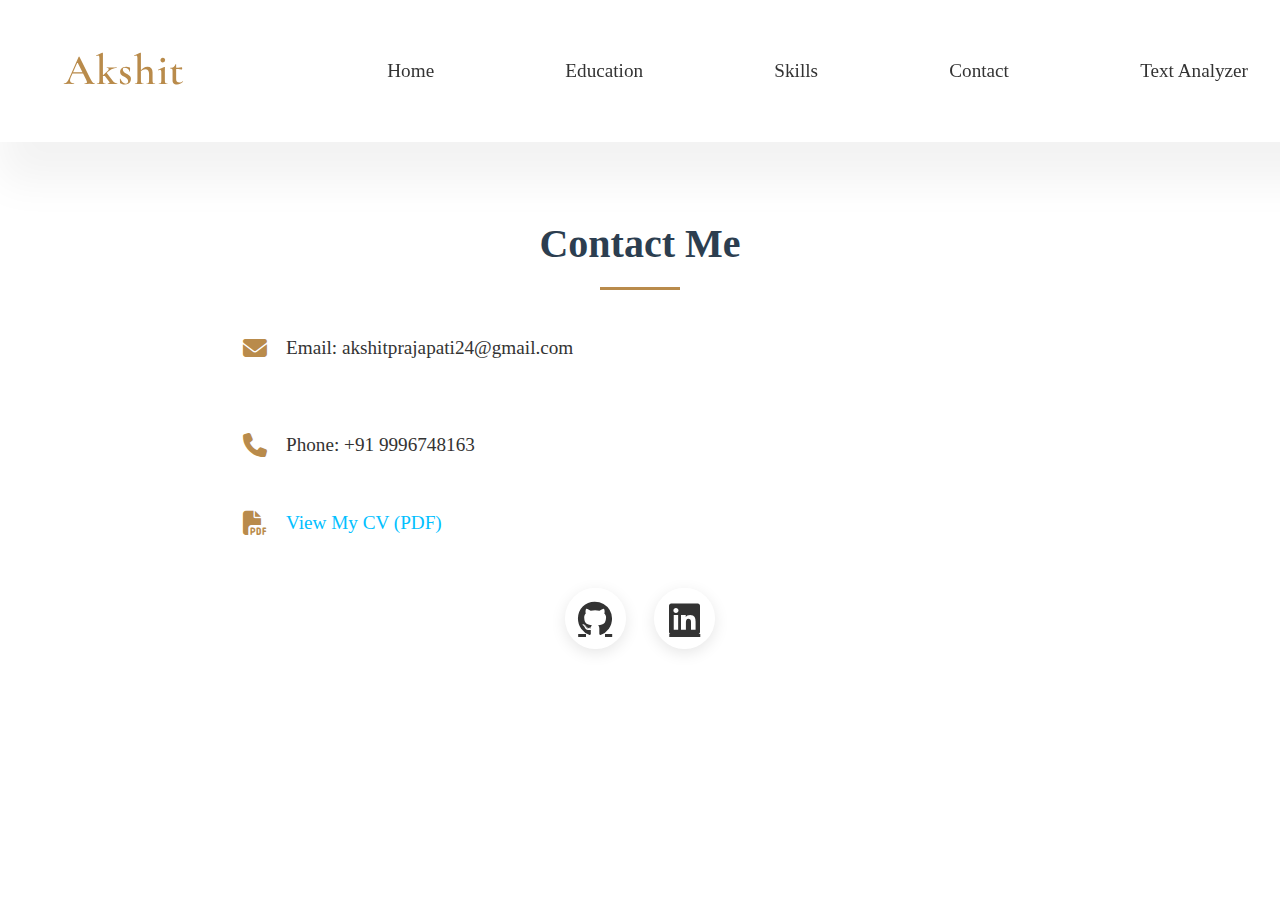
<file: contact.html>
<!DOCTYPE html>
<html lang="en">
<head>
    <meta charset="UTF-8">
    <title>Contact</title>
    <link rel="stylesheet" href="contact.css">
    <link href="https://fonts.googleapis.com/css2?family=Cormorant+Garamond:wght@500;600&display=swap" rel="stylesheet">
    <link rel="stylesheet" href="https://cdnjs.cloudflare.com/ajax/libs/font-awesome/6.5.0/css/all.min.css">
</head>
<body>
    
    <header class="navbar">
        <div class="logo">Akshit</div>
        <nav>
            <ul>
                <li><a href="index.html">Home</a></li>
                <li><a href="education.html">Education</a></li>
                <li><a href="skills.html">Skills</a></li>
                <li><a href="contact.html">Contact</a></li>
                <li><a href="Text.html" target="_main">Text Analyzer</a></li>

            </ul>
        </nav>
    </header>

    <main class="profile-container">
        <section class="contact-section">
            <h1 class="section-title">Contact Me</h1>
            
            <div class="contact-info">
                <div class="contact-item">
                    <i class="fas fa-envelope contact-icon"></i>
                    <p>Email: akshitprajapati24@gmail.com</p>
                </div>
                
                <div class="contact-item">
                    <i class="fas fa-phone contact-icon"></i>
                    <p>Phone: +91 9996748163</p>
                </div>
                
                <div class="contact-item">
                    <i class="fas fa-file-pdf contact-icon"></i>
                    <a href="CV.pdf" target="_blank" class="cv-link">View My CV (PDF)</a>
                </div>
            </div>
        </section>

        <div class="social-icons">
            <a href="https://github.com/akshit0942b" target="_blank">
                <i class="fab fa-github"></i>
            </a>
            <a href="https://www.linkedin.com/in/akshit0942b" target="_blank">
                <i class="fab fa-linkedin"></i>
            </a>
        </div>
    </main>

</body>
</html>
</file>
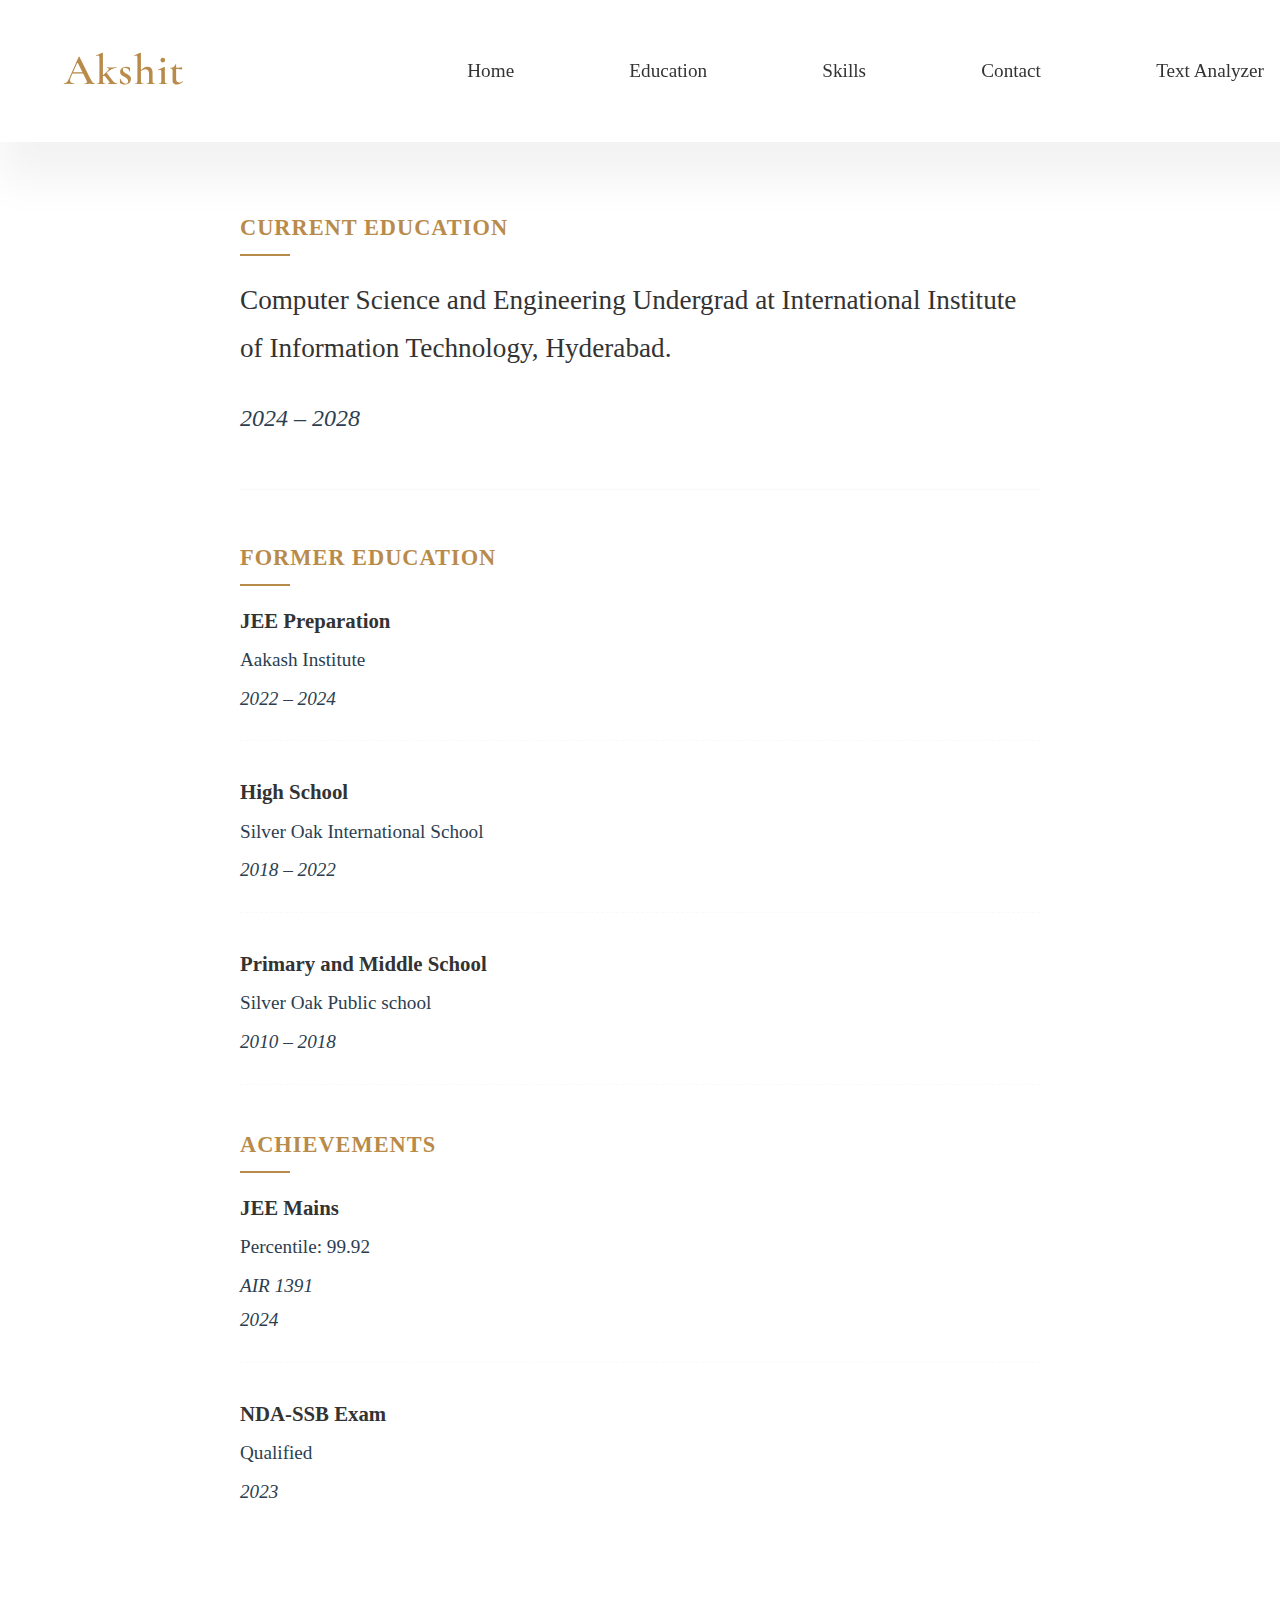
<file: education.html>
<!DOCTYPE html>
<html lang="en">
<head>
    <meta charset="UTF-8">
    <meta name="viewport" content="width=device-width, initial-scale=1.0">
    <title>Academic Profile</title>
    <link href="https://fonts.googleapis.com/css2?family=Cormorant+Garamond:wght@500;600&display=swap" rel="stylesheet">
    <link rel="stylesheet" href="https://cdnjs.cloudflare.com/ajax/libs/font-awesome/6.5.0/css/all.min.css">
    <link rel="stylesheet" href="education.css">

</head>
<body>
    <header class="navbar">
        <div class="logo">Akshit</div>
        <nav>
            <ul>
                <li><a href="Home.html">Home</a></li>
                <li><a href="education.html">Education</a></li>
                <li><a href="skills.html">Skills</a></li>
                <li><a href="contact.html">Contact</a></li>
                <li><a href="Text.html" target="_main">Text Analyzer</a></li>

            </ul>
        </nav>
    </header>


    <main class="profile-container">

        <h2 class="section-divider">Current Education</h2>

        <section class="current-position">
            <p class="description">Computer Science and Engineering Undergrad at International Institute of Information Technology, Hyderabad.</p>
            <p class="timeline">2024 – 2028</p>
        </section>

        <h2 class="section-divider">Former Education</h2>

        <section class="experience-card">
            <div class="role">JEE Preparation</div>
            <div class="institution">Aakash Institute</div>
            <div class="duration">2022 – 2024</div>
        </section>

        <section class="experience-card">
            <div class="role">High School</div>
            <div class="institution">Silver Oak International School</div>
            <div class="duration">2018 – 2022</div>
        </section>

        <section class="experience-card">
            <div class="role">Primary and Middle School</div>
            <div class="institution">Silver Oak Public school</div>
            <div class="duration">2010 – 2018</div>
        </section>

        <h2 class="section-divider">Achievements</h2>

        <section class="experience-card">
            <div class="role">JEE Mains</div>
            <div class="institution">Percentile: 99.92</div>
            <div class="rank">AIR 1391</div>
            <div class="duration">2024</div>
        </section>

        <section class="experience-card">
            <div class="role">NDA-SSB Exam</div>
            <div class="institution">Qualified</div>
            <div class="duration">2023</div>
        </section>
    
    </main>

    <script src="education.js"></script>
</body>
</html>
</file>
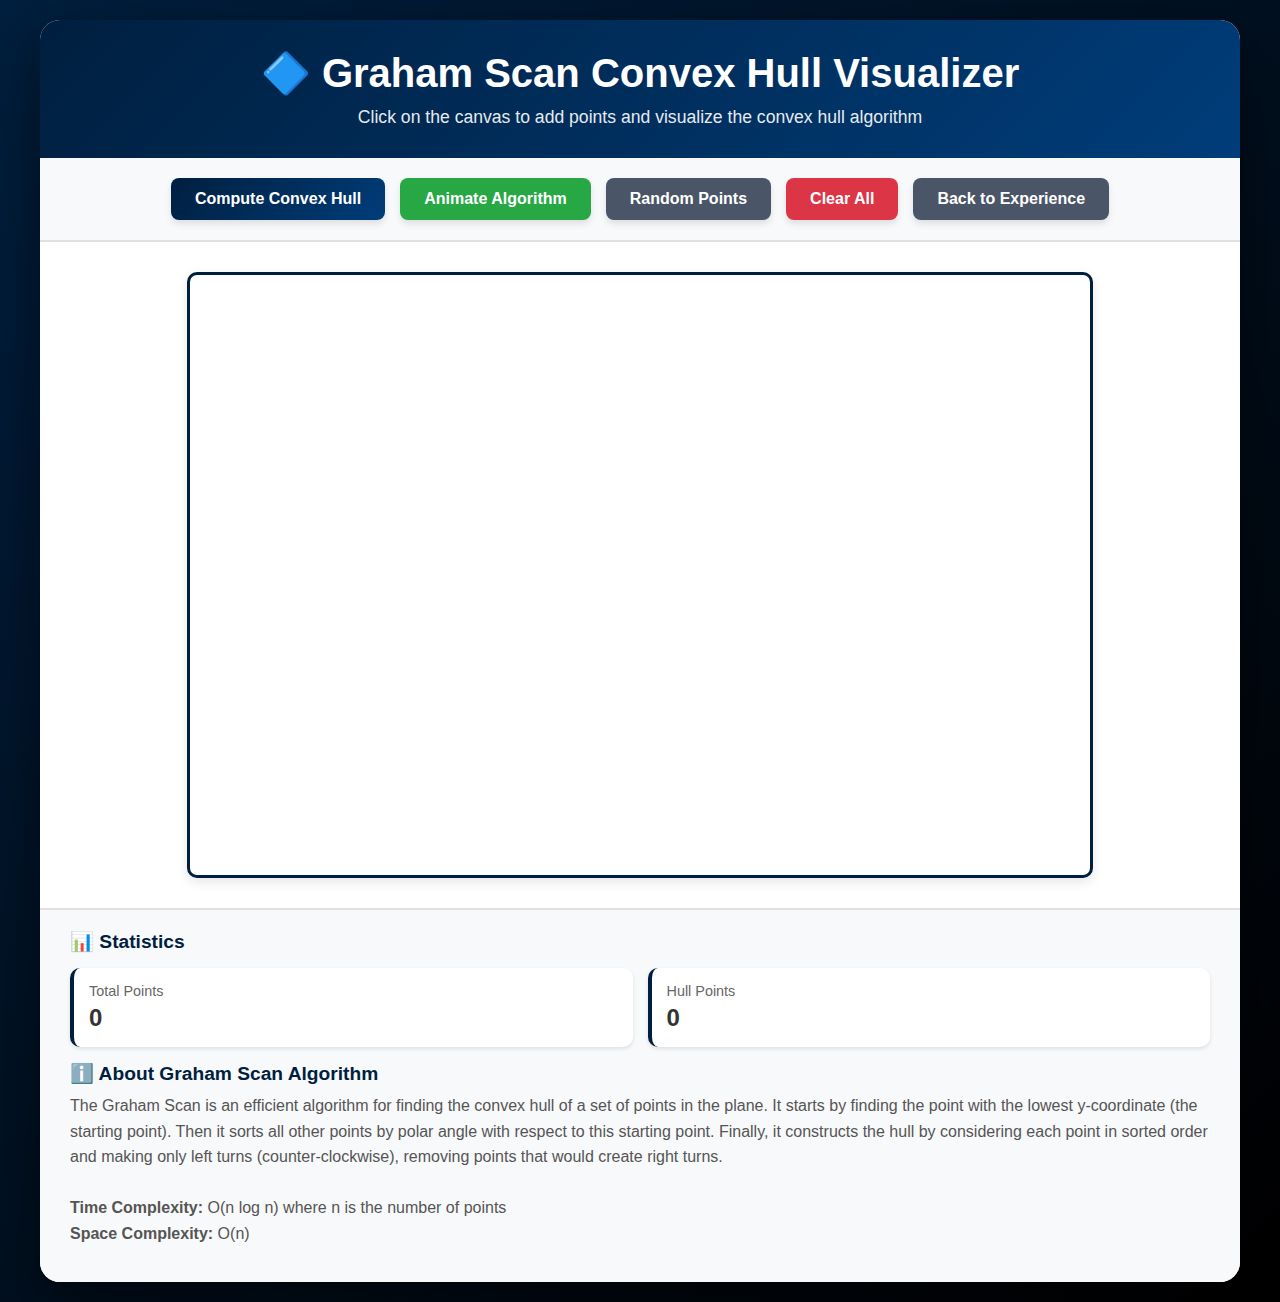
<file: graham-scan.html>
<!DOCTYPE html>
<html lang="en">
  <head>
    <meta charset="UTF-8" />
    <meta name="viewport" content="width=device-width, initial-scale=1.0" />
    <title>Graham Scan Convex Hull Visualizer</title>
    <style>
      * {
        margin: 0;
        padding: 0;
        box-sizing: border-box;
      }

      body {
        font-family: "Segoe UI", Tahoma, Geneva, Verdana, sans-serif;
        background: linear-gradient(135deg, #001f3f 0%, #000000 100%);
        min-height: 100vh;
        display: flex;
        flex-direction: column;
        align-items: center;
        padding: 20px;
      }

      .container {
        max-width: 1200px;
        width: 100%;
        background: white;
        border-radius: 20px;
        box-shadow: 0 20px 60px rgba(0, 0, 0, 0.5);
        overflow: hidden;
      }

      .header {
        background: linear-gradient(135deg, #001f3f 0%, #003d7a 100%);
        color: white;
        padding: 30px;
        text-align: center;
      }

      .header h1 {
        font-size: 2.5em;
        margin-bottom: 10px;
      }

      .header p {
        font-size: 1.1em;
        opacity: 0.9;
      }

      .controls {
        padding: 20px 30px;
        background: #f8f9fa;
        border-bottom: 2px solid #e0e0e0;
        display: flex;
        flex-wrap: wrap;
        gap: 15px;
        align-items: center;
        justify-content: center;
      }

      .btn {
        padding: 12px 24px;
        border: none;
        border-radius: 8px;
        font-size: 16px;
        cursor: pointer;
        transition: all 0.3s ease;
        font-weight: 600;
        box-shadow: 0 4px 6px rgba(0, 0, 0, 0.1);
      }

      .btn-primary {
        background: linear-gradient(135deg, #001f3f 0%, #003d7a 100%);
        color: white;
      }

      .btn-primary:hover {
        transform: translateY(-2px);
        box-shadow: 0 6px 12px rgba(0, 31, 63, 0.4);
      }

      .btn-secondary {
        background: #4a5568;
        color: white;
      }

      .btn-secondary:hover {
        background: #2d3748;
        transform: translateY(-2px);
      }

      .btn-danger {
        background: #dc3545;
        color: white;
      }

      .btn-danger:hover {
        background: #c82333;
        transform: translateY(-2px);
      }

      .btn-success {
        background: #28a745;
        color: white;
      }

      .btn-success:hover {
        background: #218838;
        transform: translateY(-2px);
      }

      .btn-warning {
        background: #ffc107;
        color: #000;
      }

      .btn-warning:hover {
        background: #e0a800;
        transform: translateY(-2px);
      }

      .btn:disabled {
        opacity: 0.5;
        cursor: not-allowed;
        transform: none;
      }

      .canvas-container {
        padding: 30px;
        display: flex;
        justify-content: center;
        align-items: center;
      }

      #canvas {
        border: 3px solid #001f3f;
        border-radius: 10px;
        box-shadow: 0 4px 12px rgba(0, 0, 0, 0.1);
        cursor: crosshair;
        background: white;
      }

      .info-panel {
        padding: 20px 30px;
        background: #f8f9fa;
        border-top: 2px solid #e0e0e0;
      }

      .info-section {
        margin-bottom: 15px;
      }

      .info-section h3 {
        color: #001f3f;
        margin-bottom: 8px;
        font-size: 1.2em;
      }

      .info-section p {
        color: #555;
        line-height: 1.6;
      }

      .stats {
        display: grid;
        grid-template-columns: repeat(auto-fit, minmax(200px, 1fr));
        gap: 15px;
        margin-top: 15px;
      }

      .stat-box {
        background: white;
        padding: 15px;
        border-radius: 10px;
        border-left: 4px solid #001f3f;
        box-shadow: 0 2px 4px rgba(0, 0, 0, 0.1);
      }

      .stat-label {
        color: #666;
        font-size: 0.9em;
        margin-bottom: 5px;
      }

      .stat-value {
        color: #333;
        font-size: 1.5em;
        font-weight: bold;
      }

      @media (max-width: 768px) {
        .header h1 {
          font-size: 1.8em;
        }

        .controls {
          flex-direction: column;
        }

        .btn {
          width: 100%;
        }

        #canvas {
          max-width: 100%;
        }
      }
    </style>
  </head>
  <body>
    <div class="container">
      <div class="header">
        <h1>🔷 Graham Scan Convex Hull Visualizer</h1>
        <p>
          Click on the canvas to add points and visualize the convex hull
          algorithm
        </p>
      </div>

      <div class="controls">
        <button
          class="btn btn-primary"
          id="computeBtn"
          onclick="visualizer.computeConvexHull()"
        >
          Compute Convex Hull
        </button>
        <button
          class="btn btn-success"
          id="animateBtn"
          onclick="visualizer.toggleAnimation()"
        >
          Animate Algorithm
        </button>
        <button
          class="btn btn-secondary"
          onclick="visualizer.generateRandomPoints()"
        >
          Random Points
        </button>
        <button class="btn btn-danger" onclick="visualizer.clearCanvas()">
          Clear All
        </button>
        <button
          class="btn btn-secondary"
          onclick="location.href='experience.html'"
        >
          Back to Experience
        </button>
      </div>

      <div class="canvas-container">
        <canvas id="canvas" width="900" height="600"></canvas>
      </div>

      <div class="info-panel">
        <div class="info-section">
          <h3>📊 Statistics</h3>
          <div class="stats">
            <div class="stat-box">
              <div class="stat-label">Total Points</div>
              <div class="stat-value" id="totalPoints">0</div>
            </div>
            <div class="stat-box">
              <div class="stat-label">Hull Points</div>
              <div class="stat-value" id="hullPoints">0</div>
            </div>
          </div>
        </div>

        <div class="info-section">
          <h3>ℹ️ About Graham Scan Algorithm</h3>
          <p>
            The Graham Scan is an efficient algorithm for finding the convex
            hull of a set of points in the plane. It starts by finding the point
            with the lowest y-coordinate (the starting point). Then it sorts all
            other points by polar angle with respect to this starting point.
            Finally, it constructs the hull by considering each point in sorted
            order and making only left turns (counter-clockwise), removing
            points that would create right turns.
            <br /><br />
            <strong>Time Complexity:</strong> O(n log n) where n is the number
            of points<br />
            <strong>Space Complexity:</strong> O(n)
          </p>
        </div>
      </div>
    </div>

    <script>
      class ConvexHullVisualizer {
        constructor() {
          this.canvas = document.getElementById("canvas");
          this.ctx = this.canvas.getContext("2d");
          this.points = [];
          this.hull = [];
          this.isAnimating = false;
          this.animationCancelled = false;
          this.animateBtn = document.getElementById("animateBtn");
          this.computeBtn = document.getElementById("computeBtn");

          this.canvas.addEventListener("click", (e) => this.addPoint(e));
          this.updateStats();
        }

        addPoint(e) {
          if (this.isAnimating) return;

          const rect = this.canvas.getBoundingClientRect();
          const x = e.clientX - rect.left;
          const y = e.clientY - rect.top;

          this.points.push({ x, y });
          this.hull = [];
          this.draw();
          this.updateStats();
        }

        clearCanvas() {
          this.animationCancelled = true;
          this.points = [];
          this.hull = [];
          this.isAnimating = false;
          this.ctx.clearRect(0, 0, this.canvas.width, this.canvas.height);
          this.updateStats();
          this.updateStatus("Ready");
          this.resetAnimateButton();
        }

        generateRandomPoints() {
          if (this.isAnimating) return;

          this.points = [];
          const numPoints = 15 + Math.floor(Math.random() * 20);
          const margin = 50;

          for (let i = 0; i < numPoints; i++) {
            this.points.push({
              x: margin + Math.random() * (this.canvas.width - 2 * margin),
              y: margin + Math.random() * (this.canvas.height - 2 * margin),
            });
          }

          this.hull = [];
          this.draw();
          this.updateStats();
        }

        draw(currentStep = null, tempHull = null, showFinalHull = true) {
          this.ctx.clearRect(0, 0, this.canvas.width, this.canvas.height);

          // Draw hull if exists and should be shown
          if (this.hull.length > 0 && showFinalHull) {
            this.ctx.beginPath();
            this.ctx.strokeStyle = "#001f3f";
            this.ctx.lineWidth = 3;
            this.ctx.moveTo(this.hull[0].x, this.hull[0].y);
            for (let i = 1; i < this.hull.length; i++) {
              this.ctx.lineTo(this.hull[i].x, this.hull[i].y);
            }
            this.ctx.closePath();
            this.ctx.stroke();

            // Fill the hull with semi-transparent color
            this.ctx.fillStyle = "rgba(0, 31, 63, 0.1)";
            this.ctx.fill();
          }

          // Draw temporary hull during animation
          if (tempHull && tempHull.length > 1) {
            this.ctx.beginPath();
            this.ctx.strokeStyle = "#ffa500";
            this.ctx.lineWidth = 2;
            this.ctx.setLineDash([5, 5]);
            this.ctx.moveTo(tempHull[0].x, tempHull[0].y);
            for (let i = 1; i < tempHull.length; i++) {
              this.ctx.lineTo(tempHull[i].x, tempHull[i].y);
            }
            this.ctx.stroke();
            this.ctx.setLineDash([]);
          }

          // Draw all points
          this.points.forEach((point, index) => {
            const isHullPoint = this.hull.some(
              (p) => p.x === point.x && p.y === point.y
            );
            const isStartPoint = index === this.findLowestPoint();

            this.ctx.beginPath();
            this.ctx.arc(point.x, point.y, isHullPoint ? 8 : 6, 0, 2 * Math.PI);

            if (isStartPoint) {
              this.ctx.fillStyle = "#ff4444";
            } else if (isHullPoint) {
              this.ctx.fillStyle = "#00cc66";
            } else {
              this.ctx.fillStyle = "#1e90ff";
            }

            this.ctx.fill();
            this.ctx.strokeStyle = "#000000";
            this.ctx.lineWidth = 2;
            this.ctx.stroke();
          });

          // Highlight current point during animation
          if (currentStep !== null && currentStep < this.points.length) {
            const point = this.points[currentStep];
            this.ctx.beginPath();
            this.ctx.arc(point.x, point.y, 12, 0, 2 * Math.PI);
            this.ctx.strokeStyle = "#ffa500";
            this.ctx.lineWidth = 3;
            this.ctx.stroke();
          }
        }

        findLowestPoint() {
          if (this.points.length === 0) return -1;
          let lowestIndex = 0;
          for (let i = 1; i < this.points.length; i++) {
            if (
              this.points[i].y > this.points[lowestIndex].y ||
              (this.points[i].y === this.points[lowestIndex].y &&
                this.points[i].x < this.points[lowestIndex].x)
            ) {
              lowestIndex = i;
            }
          }
          return lowestIndex;
        }

        polarAngle(p0, p1) {
          return Math.atan2(p1.y - p0.y, p1.x - p0.x);
        }

        distance(p0, p1) {
          return Math.sqrt((p1.x - p0.x) ** 2 + (p1.y - p0.y) ** 2);
        }

        ccw(p1, p2, p3) {
          return (p2.x - p1.x) * (p3.y - p1.y) - (p2.y - p1.y) * (p3.x - p1.x);
        }

        computeConvexHull() {
          if (this.points.length < 3) {
            alert("Need at least 3 points to compute convex hull!");
            return;
          }

          const lowestIndex = this.findLowestPoint();
          const p0 = this.points[lowestIndex];

          // Sort points by polar angle
          const sortedPoints = this.points
            .map((p, index) => ({ ...p, originalIndex: index }))
            .filter((p, index) => index !== lowestIndex)
            .sort((a, b) => {
              const angleA = this.polarAngle(p0, a);
              const angleB = this.polarAngle(p0, b);
              if (angleA !== angleB) return angleA - angleB;
              return this.distance(p0, a) - this.distance(p0, b);
            });

          // Graham scan
          this.hull = [p0];

          for (let point of sortedPoints) {
            while (
              this.hull.length > 1 &&
              this.ccw(
                this.hull[this.hull.length - 2],
                this.hull[this.hull.length - 1],
                point
              ) <= 0
            ) {
              this.hull.pop();
            }
            this.hull.push(point);
          }

          this.draw(null, null, true);
          this.updateStats();
          this.updateStatus("Complete");
        }

        toggleAnimation() {
          if (this.isAnimating) {
            this.stopAnimation();
          } else {
            this.animateGrahamScan();
          }
        }

        stopAnimation() {
          this.animationCancelled = true;
          this.isAnimating = false;
          this.updateStatus("Stopped");
          this.resetAnimateButton();
        }

        resetAnimateButton() {
          this.animateBtn.textContent = "Animate Algorithm";
          this.animateBtn.classList.remove("btn-warning");
          this.animateBtn.classList.add("btn-success");
        }

        async animateGrahamScan() {
          if (this.points.length < 3) {
            alert("Need at least 3 points to compute convex hull!");
            return;
          }

          this.isAnimating = true;
          this.animationCancelled = false;
          this.animateBtn.textContent = "Stop Animation";
          this.animateBtn.classList.remove("btn-success");
          this.animateBtn.classList.add("btn-warning");
          this.updateStatus("Animating...");

          const lowestIndex = this.findLowestPoint();
          const p0 = this.points[lowestIndex];

          // Sort points by polar angle
          const sortedPoints = this.points
            .filter((p, index) => index !== lowestIndex)
            .sort((a, b) => {
              const angleA = this.polarAngle(p0, a);
              const angleB = this.polarAngle(p0, b);
              if (angleA !== angleB) return angleA - angleB;
              return this.distance(p0, a) - this.distance(p0, b);
            });

          this.hull = [p0];
          this.draw(null, null, false);
          await this.sleep(500);

          if (this.animationCancelled) {
            this.resetAnimateButton();
            return;
          }

          for (let i = 0; i < sortedPoints.length; i++) {
            if (this.animationCancelled) {
              this.resetAnimateButton();
              return;
            }

            const point = sortedPoints[i];

            while (
              this.hull.length > 1 &&
              this.ccw(
                this.hull[this.hull.length - 2],
                this.hull[this.hull.length - 1],
                point
              ) <= 0
            ) {
              this.hull.pop();
              this.draw(null, this.hull, false);
              this.updateStats();
              await this.sleep(300);

              if (this.animationCancelled) {
                this.resetAnimateButton();
                return;
              }
            }

            this.hull.push(point);
            this.draw(null, this.hull, false);
            this.updateStats();
            await this.sleep(500);
          }

          if (!this.animationCancelled) {
            // Show final hull
            this.draw(null, null, true);
            this.isAnimating = false;
            this.updateStatus("Complete");
            this.resetAnimateButton();
          }
        }

        sleep(ms) {
          return new Promise((resolve) => setTimeout(resolve, ms));
        }

        updateStats() {
          document.getElementById("totalPoints").textContent =
            this.points.length;
          document.getElementById("hullPoints").textContent = this.hull.length;
        }

        updateStatus(status) {
          // Status display removed - this is a no-op function
          // kept for backward compatibility
        }
      }

      // Initialize visualizer
      const visualizer = new ConvexHullVisualizer();
    </script>
  </body>
</html>
</file>
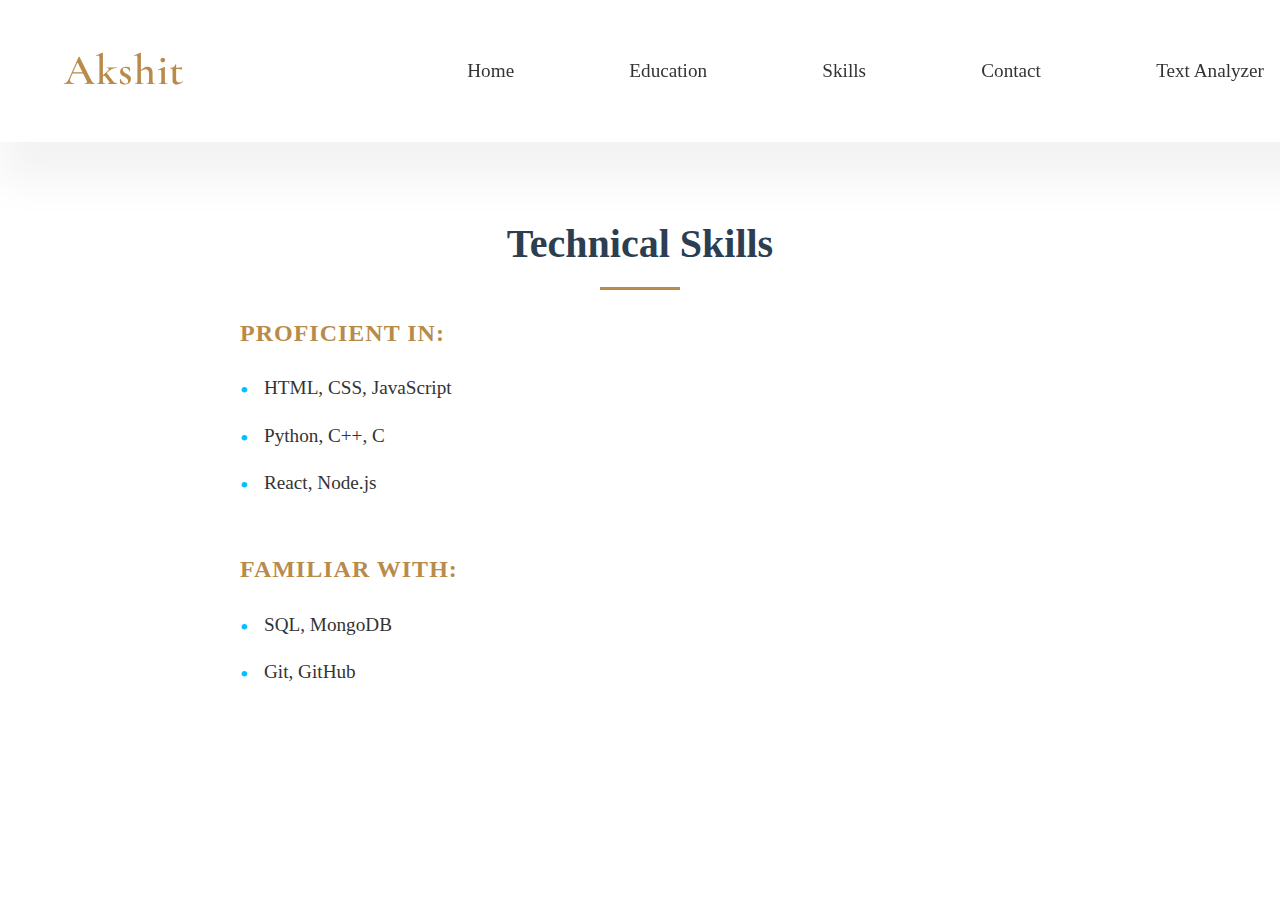
<file: skills.html>
<!DOCTYPE html>
<html lang="en">
<head>
    <meta charset="UTF-8">
    <title>Technical Skills</title>
    <link rel="stylesheet" href="skills.css">
    <link href="https://fonts.googleapis.com/css2?family=Cormorant+Garamond:wght@500;600&display=swap" rel="stylesheet">
    <link rel="stylesheet" href="https://cdnjs.cloudflare.com/ajax/libs/font-awesome/6.5.0/css/all.min.css">

</head>
<body>
    <header class="navbar">
        <div class="logo">Akshit</div>
        <nav>
            <ul>
                <li><a href="index.html">Home</a></li>
                <li><a href="education.html">Education</a></li>
                <li><a href="skills.html">Skills</a></li>
                <li><a href="contact.html">Contact</a></li>
                <li><a href="Text.html" target="_main">Text Analyzer</a></li>

            </ul>
        </nav>
    </header>

    <main class="profile-container">
        <section>
            <h1 class="section-title">Technical Skills</h1>
            
            <div class="skills-section">
                <h3 class="skills-heading">Proficient In:</h3>
                <ul class="skills-list">
                    <li>HTML, CSS, JavaScript</li>
                    <li>Python, C++, C</li>
                    <li>React, Node.js</li>
                </ul>
            </div>
            
            <div class="skills-section">
                <h3 class="skills-heading">Familiar With:</h3>
                <ul class="skills-list">
                    <li>SQL, MongoDB</li>
                    <li>Git, GitHub</li>
                </ul>
            </div>
        </section>

    </main>

    <script src="skills.js"></script>
</body>
</html>
</file>
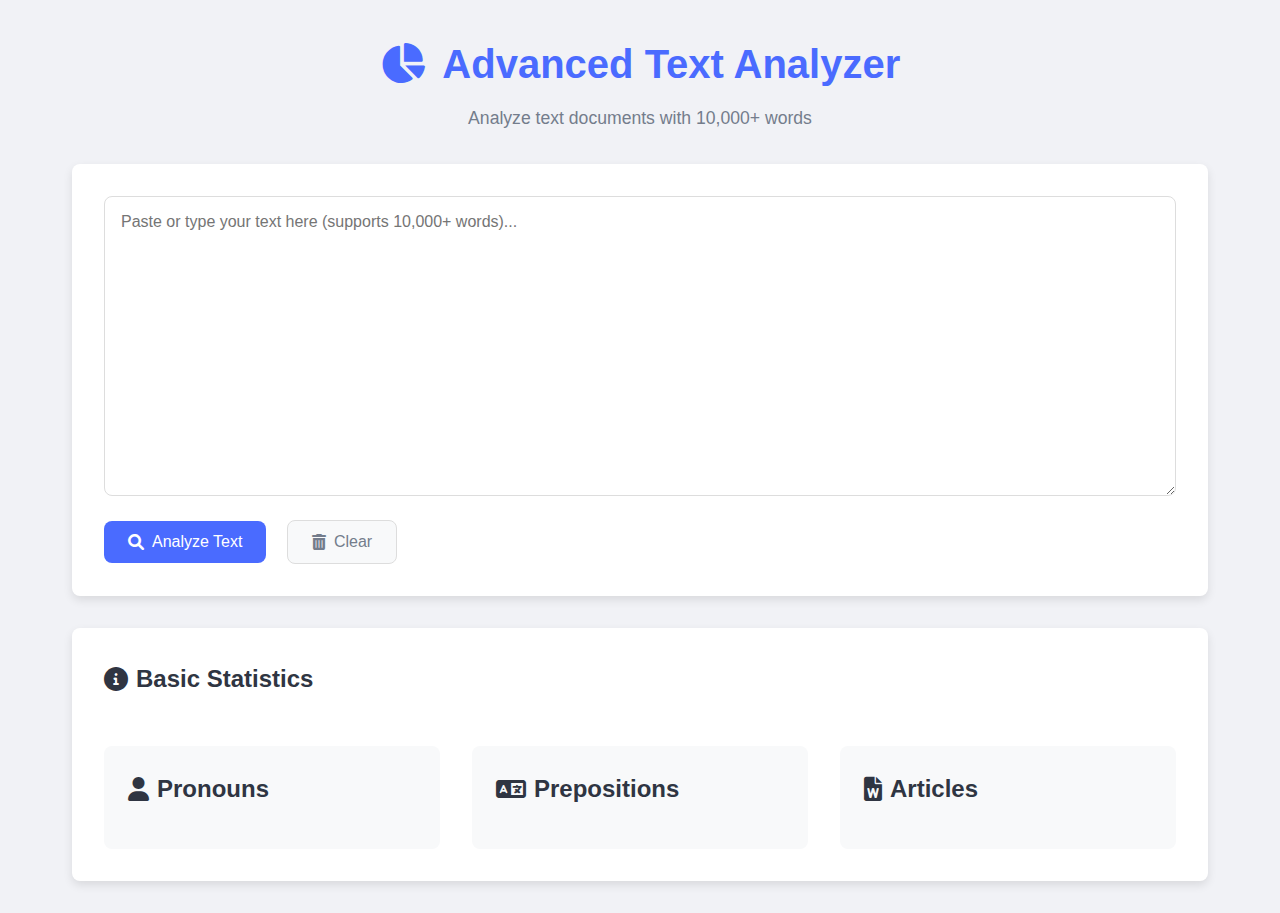
<file: Text.html>
<!DOCTYPE html>
<html lang="en">
<head>
    <meta charset="UTF-8">
    <meta name="viewport" content="width=device-width, initial-scale=1.0">
    <title>Advanced Text Analyzer</title>
    <link rel="stylesheet" href="https://cdnjs.cloudflare.com/ajax/libs/font-awesome/6.0.0/css/all.min.css">
    <link rel="stylesheet" href="Text.css">
</head>
<body>
    <div class="container">
        <header>
            <h1><i class="fas fa-chart-pie"></i> Advanced Text Analyzer</h1>
            <p>Analyze text documents with 10,000+ words</p>
        </header>

        <div class="text-input-section">
            <textarea id="textInput" placeholder="Paste or type your text here (supports 10,000+ words)..."></textarea>
            <button id="analyzeBtn" class="btn analyze-btn">
                <i class="fas fa-search"></i> Analyze Text
            </button>
            <button id="clearBtn" class="btn clear-btn">
                <i class="fas fa-trash-alt"></i> Clear
            </button>
        </div>

        <div class="results-section">
            <div class="results-container">
                <div class="basic-stats">
                    <h2><i class="fas fa-info-circle"></i> Basic Statistics</h2>
                    <div id="basicStats"></div>
                </div>

                <div class="analysis-columns">
                    <div class="analysis-column">
                        <h2><i class="fas fa-user"></i> Pronouns</h2>
                        <div id="pronounsStats"></div>
                    </div>

                    <div class="analysis-column">
                        <h2><i class="fas fa-language"></i> Prepositions</h2>
                        <div id="prepositionsStats"></div>
                    </div>

                    <div class="analysis-column">
                        <h2><i class="fas fa-file-word"></i> Articles</h2>
                        <div id="articlesStats"></div>
                    </div>
                </div>
            </div>
        </div>
    </div>

    <script src="Text.js"></script>
</body>
</html>
</file>
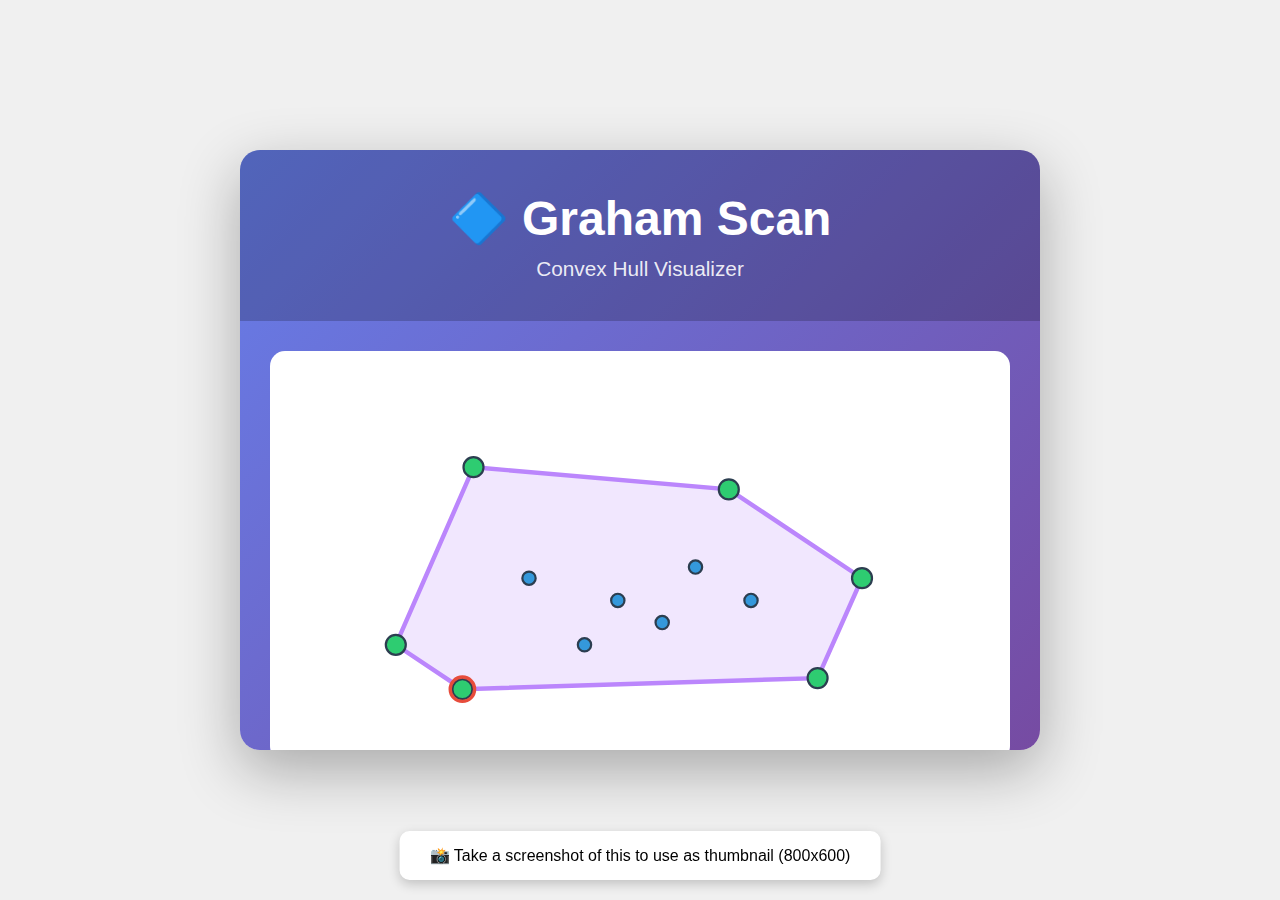
<file: thumbnail-generator.html>
<!DOCTYPE html>
<html lang="en">
  <head>
    <meta charset="UTF-8" />
    <meta name="viewport" content="width=device-width, initial-scale=1.0" />
    <title>Graham Scan Thumbnail Generator</title>
    <style>
      body {
        margin: 0;
        padding: 0;
        display: flex;
        justify-content: center;
        align-items: center;
        min-height: 100vh;
        background: #f0f0f0;
      }
      .thumbnail {
        width: 800px;
        height: 600px;
        background: linear-gradient(135deg, #667eea 0%, #764ba2 100%);
        border-radius: 20px;
        box-shadow: 0 20px 60px rgba(0, 0, 0, 0.3);
        overflow: hidden;
        position: relative;
      }
      .header {
        background: rgba(0, 0, 0, 0.2);
        padding: 40px;
        text-align: center;
      }
      .header h1 {
        color: white;
        font-family: "Arial", sans-serif;
        font-size: 3em;
        margin: 0 0 10px 0;
      }
      .header p {
        color: rgba(255, 255, 255, 0.9);
        font-family: "Arial", sans-serif;
        font-size: 1.3em;
        margin: 0;
      }
      .canvas-area {
        background: white;
        margin: 30px;
        border-radius: 15px;
        padding: 30px;
        height: 350px;
        position: relative;
      }
      .demo-hull {
        position: absolute;
        top: 50%;
        left: 50%;
        transform: translate(-50%, -50%);
        width: 90%;
        height: 90%;
      }
    </style>
  </head>
  <body>
    <div class="thumbnail">
      <div class="header">
        <h1>🔷 Graham Scan</h1>
        <p>Convex Hull Visualizer</p>
      </div>
      <div class="canvas-area">
        <svg
          class="demo-hull"
          viewBox="0 0 600 280"
          xmlns="http://www.w3.org/2000/svg"
        >
          <!-- Convex Hull Polygon -->
          <polygon
            points="80,220 150,60 380,80 500,160 460,250 140,260"
            fill="rgba(187, 134, 252, 0.2)"
            stroke="#bb86fc"
            stroke-width="4"
          />

          <!-- Interior Points -->
          <circle
            cx="280"
            cy="180"
            r="6"
            fill="#3498db"
            stroke="#2c3e50"
            stroke-width="2"
          />
          <circle
            cx="320"
            cy="200"
            r="6"
            fill="#3498db"
            stroke="#2c3e50"
            stroke-width="2"
          />
          <circle
            cx="350"
            cy="150"
            r="6"
            fill="#3498db"
            stroke="#2c3e50"
            stroke-width="2"
          />
          <circle
            cx="250"
            cy="220"
            r="6"
            fill="#3498db"
            stroke="#2c3e50"
            stroke-width="2"
          />
          <circle
            cx="200"
            cy="160"
            r="6"
            fill="#3498db"
            stroke="#2c3e50"
            stroke-width="2"
          />
          <circle
            cx="400"
            cy="180"
            r="6"
            fill="#3498db"
            stroke="#2c3e50"
            stroke-width="2"
          />

          <!-- Hull Points (vertices) -->
          <circle
            cx="80"
            cy="220"
            r="9"
            fill="#2ecc71"
            stroke="#2c3e50"
            stroke-width="2"
          />
          <circle
            cx="150"
            cy="60"
            r="9"
            fill="#2ecc71"
            stroke="#2c3e50"
            stroke-width="2"
          />
          <circle
            cx="380"
            cy="80"
            r="9"
            fill="#2ecc71"
            stroke="#2c3e50"
            stroke-width="2"
          />
          <circle
            cx="500"
            cy="160"
            r="9"
            fill="#2ecc71"
            stroke="#2c3e50"
            stroke-width="2"
          />
          <circle
            cx="460"
            cy="250"
            r="9"
            fill="#2ecc71"
            stroke="#2c3e50"
            stroke-width="2"
          />
          <circle
            cx="140"
            cy="260"
            r="9"
            fill="#2ecc71"
            stroke="#2c3e50"
            stroke-width="2"
          />

          <!-- Starting Point highlight -->
          <circle
            cx="140"
            cy="260"
            r="11"
            fill="none"
            stroke="#e74c3c"
            stroke-width="3"
          />
        </svg>
      </div>
    </div>
    <div
      style="
        position: fixed;
        bottom: 20px;
        left: 50%;
        transform: translateX(-50%);
        background: white;
        padding: 15px 30px;
        border-radius: 10px;
        box-shadow: 0 4px 12px rgba(0, 0, 0, 0.2);
        font-family: Arial;
      "
    >
      📸 Take a screenshot of this to use as thumbnail (800x600)
    </div>
  </body>
</html>
</file>
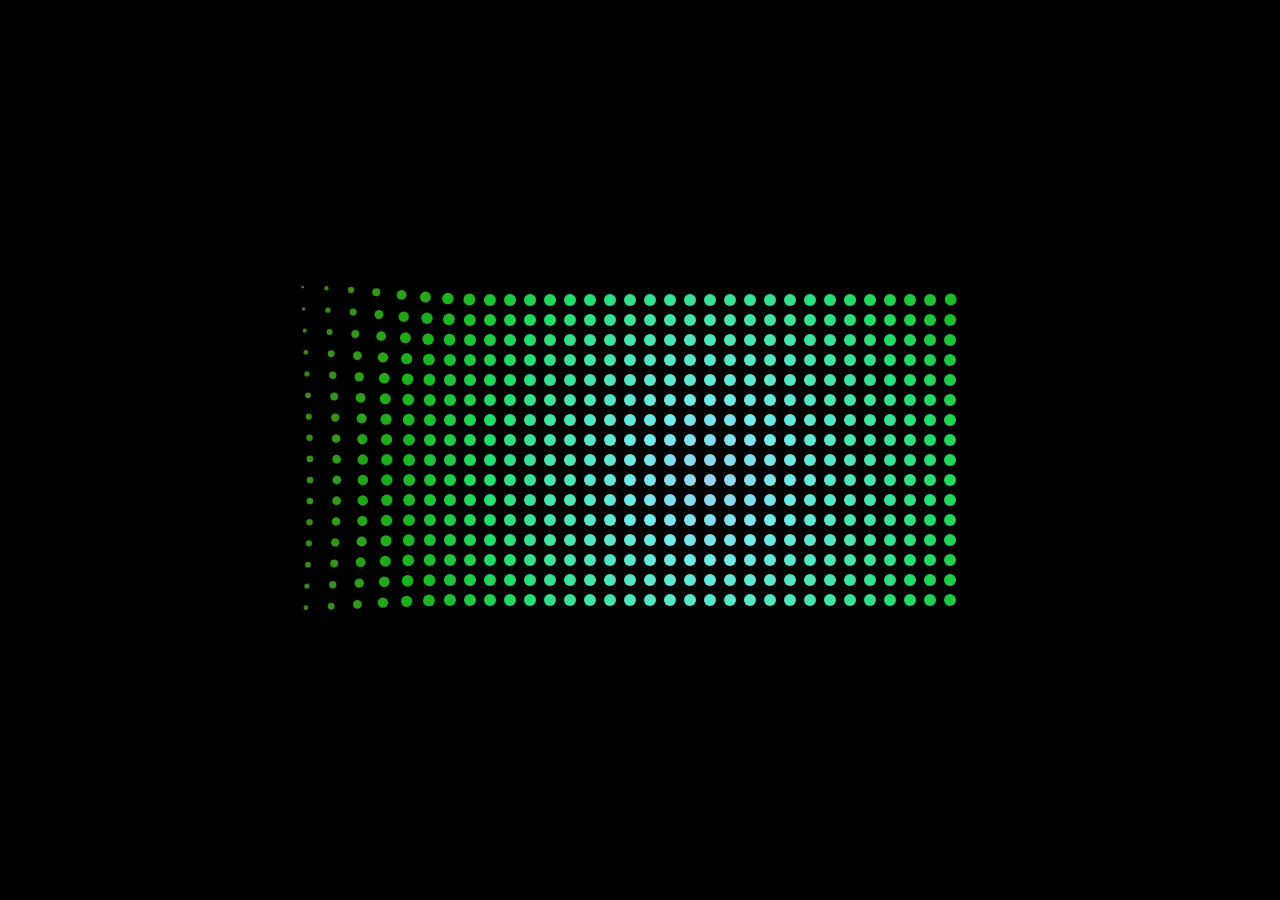
<file: GITVIS/ConvexHullVisualizer/anime-master/documentation/examples/advanced-staggering-2.html>
<!DOCTYPE html>
<html>
<head>
  <title>advanced staggering • anime.js</title>
  <meta charset="utf-8">
  <meta name="viewport" content="width=device-width, initial-scale=1, maximum-scale=1">
  <meta property="og:title" content="anime.js">
  <meta property="og:url" content="https://animejs.com">
  <meta property="og:description" content="Javascript Animation Engine">
  <meta property="og:image" content="https://animejs.com/documentation/assets/img/icons/og.png">
  <meta name="twitter:card" content="summary">
  <meta name="twitter:title" content="anime.js">
  <meta name="twitter:site" content="@juliangarnier">
  <meta name="twitter:description" content="Javascript Animation Engine">
  <meta name="twitter:image" content="https://animejs.com/documentation/assets/img/icons/twitter.png">
  <link rel="apple-touch-icon-precomposed" href="../assets/img/social-media-image.png">
  <link rel="icon" type="image/png" href="../assets/img/favicon.png" >
  <link href="../assets/css/animejs.css" rel="stylesheet">
  <link href="../assets/css/documentation.css" rel="stylesheet">
  <style>

    :root {
      font-size: 20px;
    }

    body {
      display: flex;
      flex-wrap: wrap;
      justify-content: center;
      align-items: center;
      height: 100vh;
      background-color: #000;
    }

    .stagger-visualizer {
      display: flex;
      flex-wrap: wrap;
      justify-content: center;
      align-items: center;
      position: relative;
      width: 32rem;
      height: 16rem;
    }

    .dots-wrapper {
      position: absolute;
      display: flex;
      flex-wrap: wrap;
      justify-content: center;
      align-items: center;
      width: 100%;
      height: 100%;
    }

    .stagger-visualizer .dot {
      position: relative;
      width: calc(1rem - 8px);
      height: calc(1rem - 8px);
      margin: 4px;
      border-radius: 50%;
      background-color: currentColor;
    }

  </style>
</head>
<body>

  <div class="stagger-visualizer">
    <div class="dots-wrapper"></div>
  </div>

</body>
<script type="module">

  import anime from '../../src/index.js';

  var advancedStaggeringAnimation = (function() {

    var staggerVisualizerEl = document.querySelector('.stagger-visualizer');
    var dotsWrapperEl = staggerVisualizerEl.querySelector('.dots-wrapper');
    var dotsFragment = document.createDocumentFragment();
    var grid = [32, 16];
    var cellSize = 1;
    var numberOfElements = grid[0] * grid[1];
    var animation;
    var paused = true;

    for (var i = 0; i < numberOfElements; i++) {
      var dotEl = document.createElement('div');
      dotEl.classList.add('dot');
      dotsFragment.appendChild(dotEl);
    }

    dotsWrapperEl.appendChild(dotsFragment);

    var index = anime.random(0, numberOfElements-1);
    var nextIndex = 0;

    function play() {

      paused = false;
      if (animation) animation.pause();

      nextIndex = anime.random(0, numberOfElements-1);

      var saturation = 75;

      var colorStart = anime.random(0, 256);
      var colorEnd = anime.random(0, 256);
      var colorRangeValue = [colorStart, colorEnd];
      var luminosityStart = anime.random(60, 80);
      var luminosityEnd = anime.random(20, 40);
      var luminosityRangeValue = [luminosityStart, luminosityEnd];

      function staggeredGridColors(el, i, total) {
        var hue = Math.round(anime.stagger(colorRangeValue, {grid: grid, from: index})(el, i, total));
        var luminosity = Math.round(anime.stagger(luminosityRangeValue, {grid: grid, from: index})(el, i, total));
        return 'hsl(' + hue + ', ' + saturation + '%, ' + luminosity + '%)';
      }

      animation = anime({
        targets: '.stagger-visualizer .dot',
        keyframes: [
          {
            zIndex: function(el, i, total) {
              return Math.round(anime.stagger([numberOfElements, 0], {grid: grid, from: index})(el, i, total));
            },
            translateX: anime.stagger('-.001rem', {grid: grid, from: index, axis: 'x'}),
            translateY: anime.stagger('-.001rem', {grid: grid, from: index, axis: 'y'}),
            duration: 200
          }, {
            translateX: anime.stagger('.075rem', {grid: grid, from: index, axis: 'x'}),
            translateY: anime.stagger('.075rem', {grid: grid, from: index, axis: 'y'}),
            scale: anime.stagger([2, .2], {grid: grid, from: index}),
            backgroundColor: staggeredGridColors,
            duration: 450
          }, {
            translateX: 0,
            translateY: 0,
            scale: 1,
            duration: 500,
          }
        ],
        delay: anime.stagger(60, {grid: grid, from: index}),
        easing: 'easeInOutQuad',
        complete: play
      }, 30)

      index = nextIndex;

    }

    play();

  })();

</script>
</html>
</file>
<file: GITVIS/ConvexHullVisualizer/anime-master/documentation/assets/css/animejs.css>
@font-face {
 font-family: "Roobert";
 font-weight: 400;
 font-style: normal;
 src: url("../fonts/Roobert-Regular.woff2") format("woff2");
}

@font-face {
 font-family: "Roobert";
 font-weight: 400;
 font-style: italic;
 src: url("../fonts/Roobert-Regular.woff2") format("woff2");
}

@font-face {
 font-family: "Roobert";
 font-weight: 600;
 font-style: normal;
 src: url("../fonts/Roobert-SemiBold.woff2") format("woff2");
}

@font-face {
 font-family: "Roobert";
 font-weight: 600;
 font-style: italic;
 src: url("../fonts/Roobert-SemiBoldItalic.woff2") format("woff2");
}

@font-face {
  font-family: "InputMono";
  src: url("../fonts/InputMono-Regular.woff2") format("woff2"),
      url("../fonts/InputMono-Regular.woff") format("woff");
  font-weight: normal;
  font-style: normal;
}

@font-face {
  font-family: "InputMono";
  src: url("../fonts/InputMono-Bold.woff2") format("woff2"),
      url("../fonts/InputMono-Bold.woff") format("woff");
  font-weight: bold;
  font-style: normal;
}

@font-face {
  font-family: "InputMono";
  src: url("../fonts/InputMono-BoldItalic.woff2") format("woff2"),
      url("../fonts/InputMono-BoldItalic.woff") format("woff");
  font-weight: bold;
  font-style: italic;
}

@font-face {
  font-family: "InputMono";
  src: url("../fonts/InputMono-Italic.woff2") format("woff2"),
      url("../fonts/InputMono-Italic.woff") format("woff");
  font-weight: normal;
  font-style: italic;
}

*, *:before, *:after {
  box-sizing: border-box;
  margin: 0;
  padding: 0;
  border: 0;
  font: inherit;
  vertical-align: baseline;
}

html,
body {
  background-color: #252423;
  color: #F6F4F2;
}

body {
  font-family: Roobert, Helvetica Neue, Helvetica, Arial, sans-serif;
  font-weight: 400;
  font-feature-settings:"tnum" 1, "ss03" 1;
  -webkit-font-smoothing: antialiased;
}

h1, h2 {
  font-weight: 600;
}

input {
  font-family: Roobert, Helvetica Neue, Helvetica, Arial, sans-serif;
  font-variant-numeric: tabular-nums;
}

sup {
  vertical-align: super;
  font-size: .625em;
}

strong {
  font-weight: 600;
}

.color-white { color: #F6F4F2; } /* White */
.color-black { color: #2E2C2C; } /* Black */
.color-red, .color-targets { color: #FF4B4B; }/* red: */
.color-orange, .color-properties { color: #FF8F42; }/* orange: */
.color-lightorange, .color-prop-params { color: #FFC730; }/* lightorange: */
.color-yellow, .color-anim-params { color: #F6FF56; }/* yellow: */
.color-citrus, .color-values { color: #A4FF4F; }/* citrus: */
.color-green, .color-keyframes { color: #18FF74; }/* green: */
.color-darkgreen, .color-staggering { color: #00D672; }/* darkgreen: */
.color-turquoise, .color-tl { color: #3CFFEC; }/* turquoise: */
.color-skyblue, .color-controls { color: #61C3FF; }/* skyblue: */
.color-kingblue, .color-callbacks { color: #5A87FF; }/* kingblue: */
.color-lavender, .color-svg { color: #8453E3; }/* lavender: */
.color-purple, .color-easings { color: #C26EFF; }/* purple: */
.color-pink, .color-helpers { color: #FB89FB; }/* pink: */

.anime-mini-logo {
  width: 100px;
  height: 24px;
  transform: scaleY(.5);
}
</file>
<file: GITVIS/ConvexHullVisualizer/anime-master/documentation/assets/css/anime-theme.css>
.hljs {
  display: block;
  color: #F6F4F2;
}

.hljs-comment,
.hljs-quote {
  color: #A2A09F;
  font-style: italic;
}

.hljs-doctag,
.hljs-keyword,
.hljs-formula {
  color: #B08CFF;
}

.hljs-section,
.hljs-name,
.hljs-selector-tag,
.hljs-deletion,
.hljs-subst {
  color: #FF7C72;
}

.hljs-literal {
  color: #1CE2B2;
}

.hljs-string,
.hljs-regexp,
.hljs-addition,
.hljs-attribute,
.hljs-attr,
.hljs-meta-string {
  color: #A6FF8F;
}

.hljs-built_in,
.hljs-class .hljs-title {
  color: #FBF38C;
}

.hljs-variable,
.hljs-template-variable,
.hljs-type,
.hljs-selector-class,
.hljs-selector-attr,
.hljs-selector-pseudo,
.hljs-number {
  color: #FF7C72;
}

.hljs-symbol,
.hljs-bullet,
.hljs-link,
.hljs-meta,
.hljs-selector-id,
.hljs-title {
  color: #61C3FF;
}

.hljs-emphasis {
  font-style: italic;
}

.hljs-strong {
  font-weight: bold;
}

.hljs-link {
  text-decoration: underline;
}
</file>
<file: GITVIS/ConvexHullVisualizer/anime-master/documentation/assets/css/documentation.css>
html,
body,
header {
  background-color: #252423;
}

body {
  position: absolute;
  width: 100%;
  height: 100%;
  color: white;
  font-variant-numeric: tabular-nums;
  -webkit-font-smoothing: antialiased;
  overflow-x: hidden;
}

.content {
  overflow: hidden;
  opacity: 0;
  display: flex;
  flex-direction: row;
  width: 100%;
  height: 100%;
  transition: opacity 1s ease;
}

.ready .content {
  opacity: 1;
}

/* Headers */

.header {
  position: absolute;
  z-index: 1;
  top: 0;
  width: 100%;
}

.logo {
  display: flex;
  justify-content: space-between;
  opacity: .8;
  width: 100%;
  height: 20px;
  text-decoration: none;
  color: currentColor;
}

.logo:visited {
  color: currentColor;
}

.logo svg {
  width: 100%;
  height: 100%;
}

.logo:hover {
  opacity: 1;
}

.version-number {
  opacity: .6;
  color: currentColor;
}

header {
  position: sticky;
  top: 0;
  z-index: 2;
  display: flex;
  align-items: center;
  justify-content: space-between;
  width: 100%;
  height: 60px;
  padding-left: 20px;
  padding-right: 20px;
  border-bottom: 1px solid rgba(0,0,0,.65);
}

h2 {
  font-size: 16px;
  letter-spacing: 1px;
  text-transform: uppercase;
  font-weight: 200;
}

/* Panes */

.pane {
  position: relative;
  height: 100%;
}

/* Sidebar */

.sidebar {
  display: flex;
  flex-direction: column;
  width: 240px;
  padding-top: 60px;
  border-right: 1px solid rgba(0,0,0,.65);
}

.sidebar-info {
  display: flex;
  justify-content: space-between;
  padding: 20px;
}

.navigation {
  overflow-y: auto;
  width: 100%;
  height: 100%;
  padding: 10px 0 20px 20px;
}

.navigation ul {
  height: 30px;
  overflow-y: hidden;
  -webkit-transition:opacity .4s ease;
  transition: opacity .4s ease;
}

.navigation ul li {
  position: relative;
}

.navigation ul li:before {
  content: "";
  display: block;
  position: absolute;
  top: 4px;
  left: 2px;
  width: 1px;
  height: calc(100% - 8px);
  background-color: white;
}

.navigation ul li:first-child:before {
  display: none;
}

.navigation a {
  display: block;
  padding-left: 10px;
  color: white;
  text-decoration: none;
  font-size: 14px;
  line-height: 20px;
  letter-spacing: .5px;
  text-transform: uppercase;
}

.navigation ul li:first-child a {
  padding-left: 0;
  padding-top: 10px;
  padding-bottom: 10px;
}

.navigation ul li a,
.navigation ul li:before {
  opacity: .4;
}

.navigation ul li a {
  transition: opacity .4s ease, color .4s ease;
}

.navigation ul.active a {
  opacity: .7;
}

.navigation ul li:hover a,
.navigation ul li:hover:before {
  transition: none;
  opacity: 1;
}

.navigation ul li.active a,
.navigation ul li.active:before {
  opacity: 1;
  color: currentColor;
}

.navigation ul li.active:before {
  background-color: currentColor;
}

.navigation ul.active li:first-child a,
.navigation ul.active li:first-child a:hover {
  opacity: 1;
  color: currentColor;
}

/* Info pane */

.demo-info {
  flex-direction: column;
  font-size: 16px;
  line-height: 22px;
}

.info-output {
  overflow-x: hidden;
  overflow-y: auto;
  position: relative;
  top: 0;
  width: 100%;
  height: calc(100% - 60px);
  padding: 20px;
}

.demo-info pre {
  font-variant-ligatures: none;
  -webkit-font-variant-ligatures: none;
}

.demo-info code {
  font-family: "Input Mono Reg", monospace;
  font-size: 14px;
  line-height: 22px;
  white-space: pre-wrap;
}

.demo-info p {
  margin-bottom: 20px;
}

.demo-info p,
.demo-info td {
  color: #F6F4F2;
}

.demo-info i {
  font-style: italic;
}

.demo-info a {
  text-decoration: none;
  border-bottom: 1px dotted currentColor;
  word-wrap: break-word;
  overflow-wrap: break-word;
}

.demo-info a:hover {
  border-bottom: 1px solid currentColor;
}

.demo-info a[href^="http"],
.demo-info a[href^="http"]:visited {
  color: #F6F4F2;
}

.demo-info p.bubble {
  display: inline-block;
  position: relative;
  padding: 8px 12px;
}

.demo-info p.bubble.warning {
  color: #FBF38C;
}

.demo-info p.bubble.info {
  color: #61C3FF;
}

.demo-info p.bubble:after {
  content: "";
  pointer-events: none;
  color: currentColor;
  display: inline-block;
  position: absolute;
  top: 0;
  left: 0;
  right: 0;
  bottom: 0;
  background-color: currentColor;
  border-radius: 3px;
  opacity: .05;
}

.demo-info code.hljs {
  display: inline-block;
}

.demo-info pre {
  margin-bottom: 20px;
}

.demo-info pre code {
  position: relative;
  display: inline-block;
  width: 100%;
  padding: 8px 12px;
  background-color: rgba(0,0,0,.2);
  border: 1px solid rgba(0,0,0,.2);
  border-radius: 3px;
}

.demo-info p code {
  position: relative;
  padding: 0 2px;
  height: 20px;
  background-color: rgba(0,0,0,.2);
  box-shadow: inset 0 0 1px rgba(0,0,0,.4);
  border-radius: 3px;
}

.demo-info table {
  margin-bottom: 20px;
  border: 1px solid rgba(255,255,255,.15);
  border-spacing: 0;
  border-radius: 3px;
}

.demo-info td {
  vertical-align: middle;
  padding: 8px 12px;
  border-left: 1px solid rgba(255,255,255,.15);
  border-top: 1px solid rgba(255,255,255,.15);
}

.demo-info thead td {
  text-transform: uppercase;
  font-size: 16px;
  line-height: 22px;
  letter-spacing: 1px;
  color: rgba(255,255,255,.4);
  border-top: none;
}

.demo-info td:first-child {
  border-left: none;
}

.code-preview {
  width: 100%;
  padding-top: 40px;
}

.code-preview h2 {
  margin-bottom: 20px;
}

/* Demos */

.demos {
  overflow-y: scroll;
  width: calc(50% - 240px);
  min-width: 330px;
}

article {
  width: 100%;
  display: flex;
  flex-direction: column;
  flex-wrap: wrap;
  align-items: flex-start;
  justify-content: flex-start;
}

.demo {
  position: relative;
  z-index: 1;
  display: flex;
  align-items: center;
  justify-content: center;
  width: 100%;
  min-height: 200px;
  padding-top: 35px;
  border-bottom: 1px solid rgba(0,0,0,.65);
  cursor: pointer;
}

.demo-description {
  display: none;
}

.demo.controls {
  padding-top: 50px;
}

.demo.active.controls {
  cursor: default;
}

.demo:before {
  content: "";
  position: absolute;
  z-index: 0;
  top: 0;
  left: 0;
  opacity: 0;
  display: block;
  width: 100%;
  height: 100%;
  background-color: currentColor;
}

.demo.active:before {
  opacity: .05;
}

.demo-content {
  position: relative;
  display: flex;
  flex-direction: column;
  justify-content: center;
  text-align: center;
  width: 290px;
  height: 100%;
}

.demo-title {
  position: absolute;
  top: 0;
  left: 20px;
  width: calc(100% - 40px);
  padding: 23px 0;
  font-size: 14px;
  letter-spacing: 2px;
  text-transform: uppercase;
  color: #F6F4F2;
  opacity: .9;
}

.active .demo-title {
  color: currentColor;
  opacity: 1;
}

.line {
  width: 100%;
  padding: 1px 0px;
}

.line.align-center {
  display: flex;
  justify-content: center;
}

.grid {
  display: flex;
  flex-wrap: wrap;
}

.controls {
  opacity: .4;
  display: flex;
  align-items: center;
  justify-content: center;
  padding-top: 20px;
  padding-bottom: 10px;
}

.controls button {
  position: relative;
  display: block;
  margin: 0 0 0 -1px;
  padding: 5px 10px;
  font-size: 14px;
  text-transform: uppercase;
  border: 1px solid currentColor;
  background-color: transparent;
  color: currentColor;
}

.controls button:focus {
  outline: none;
}

.active .controls {
  opacity: 1;
}

.active .controls button:after {
  content: '';
  opacity: 0;
  position: absolute;
  left: 0;
  top: 0;
  display: block;
  width: 100%;
  height: 100%;
  background-color: currentColor;
}

.active .controls button:hover:after {
  opacity: .2;
}

.controls button.is-active:after,
.controls button.is-active:hover:after {
  opacity: .4;
}

.controls button:first-child {
  margin-left: 0;
}

.controls input {
  margin-left: 10px;
}

.text-output {
  padding-top: 10px;
  padding-bottom: 10px;
  font-size: 16px;
  color: currentColor;
  text-align: center;
  background-color: transparent;
  border: 1px solid currentColor;
}

.log {
  width: 100%;
  height: 100%;
  background: transparent;
  color: currentColor;
  border: none;
  font-size: 16px;
  text-align: center;
}

.bottom.log {
  padding-top: 10px;
  padding-bottom: 10px;
}

.logs {
  pointer-events: none;
  display: flex;
  flex-direction: column;
  align-items: center;
  position: absolute;
  width: 100%;
  height: auto;
}

.log:focus {
  outline: none;
}

input.progress {
  cursor: ew-resize;
}

input.progress[value] {
  position: relative;
  width: 100%;
  height: 27px;
  -webkit-appearance: none;
  background-color: transparent;
  color: currentColor;
}

input.progress[value]:focus {
  outline: none;
}

input.progress[value]:after {
  content: "";
  position: absolute;
  top: 13px;
  left: 0;
  width: 100%;
  height: 1px;
  background-color: currentColor;
}

input.progress[value]::-webkit-slider-thumb {
  -webkit-appearance: none;
  background-color: currentColor;
  border-radius: 50%;
  width: 16px;
  height: 16px;
}

.square,
.circle {
  pointer-events: none;
  position: relative;
  width: 28px;
  height: 28px;
  margin: 1px;
  background-color: currentColor;
  font-size: 14px;
}

.circle {
  border-radius: 50%;
}

.square.outline,
.circle.outline {
  background-color: transparent;
  border: 1px solid currentColor;
}

.triangle {
  pointer-events: none;
  position: relative;
  width: 0;
  height: 0;
  border-style: solid;
  border-width: 0 14px 24px 14px;
  border-color: transparent transparent currentColor transparent;
}

.small {
  width: 18px;
  height: 18px;
}

.small.triangle {
  border-width: 0 10px 17px 10px;
}

.large {
  width: 48px;
  height: 48px;
}

.stretched {
  height: 2px;
}

.shadow {
  position: absolute;
  opacity: .2;
}

.label {
  position: absolute;
  opacity: 0;
  display: flex;
  flex-direction: column;
  justify-content: center;
  text-align: left;
  width: 100%;
  height: auto;
  padding-left: 38px;
  transition: opacity .5s ease;
}

.demo.active .label {
  opacity: .2;
}

.small.label {
  height: 18px;
  padding-left: 28px;
}

.large.label {
  height: 48px;
  padding-left: 58px;
}

.motion-path {
  position: relative;
  width: 256px;
  margin: auto;
}

.follow-path {
  position: absolute;
  top: -9px;
  left: -9px;
}

.align-center {
  align-items: center;
}

.add-states-demo .el {
  border: 1px solid rgba(0,0,0,0);
}

#cssProperties .el {
  transform: translate3d(0,0,0);
}

/* Responsive */

.sidebar,
.demo-info {
  display: none;
}

.demos {
  top: 60px;
  width: 100%;
  min-width: auto;
  height: calc(100% - 60px);
  -webkit-overflow-scrolling: touch;
}

@media (min-width: 800px) {
  .header {
    width: 239px;
  }
  .demo-info {
    display: inherit;
    width: calc(100% - 380px);
  }
  .demos {
    top: 0;
    width: 380px;
    height: 100%;
  }
  .demos::-webkit-scrollbar {
    width: 1px;
    background-color: transparent;
  }

  .demos::-webkit-scrollbar-track {
    background-color: rgba(0,0,0,.65);
  }

  .demos::-webkit-scrollbar-thumb {
    background-color: rgba(255,255,255,.3);
  }

  .demos::-webkit-scrollbar-thumb:hover {
    background-color: rgba(255,255,255,.6);
  }
}

@media (min-width: 1100px) {
  .sidebar {
    display: inherit;
  }
  .demos {
    width: calc(50% - 240px);
  }
  .demo-info {
    width: 50%;
  }
}
</file>
<file: contact.css>
:root {
    --primary-color: #b98b4b;
    --secondary-color: #2c3e50;
    --accent-color: #02c0ff;
    --dark-accent: #0026b1;
    --text-color: #333;
    --light-bg: #f9f9f7;
    --transition: all 0.4s cubic-bezier(0.175, 0.885, 0.32, 1.1);
}

body {
    font-family: 'Georgia', serif;
    line-height: 1.8;
    margin: 0;
    padding: 0;
    background-color: white;
    color: var(--text-color);
    overflow-x: hidden;
}

/* Smooth scroll behavior */
html {
    scroll-behavior: smooth;
}

/* Navigation */
.navbar {
    display: flex;
    justify-content: space-between;
    align-items: center;
    padding: 2rem 4rem;
    position: fixed;
    width: 100%;
    top: 0;
    background-color: rgba(255, 255, 255, 0.96);
    z-index: 1000;
    box-shadow: 0 40px 40px rgba(0, 0, 0, 0.05);
    transition: var(--transition);
}

.navbar.scrolled {
    padding: 1rem 4rem;
    background-color: rgba(255, 255, 255, 0.98);
}

.logo {
    font-size: 2.7rem;
    color: var(--primary-color);
    font-family: 'Cormorant Garamond', serif;
    font-weight: 600;
    letter-spacing: 1px;
    transition: var(--transition);
    cursor: pointer;
}

.logo:hover {
    transform: translateY(-3px);
    text-shadow: 0 5px 15px rgba(185, 139, 75, 0.2);
}

nav ul {
    display: flex;
    gap: 2.2rem;
    list-style: none;
    margin: 0;
    padding: 0;
}

nav ul li {
    position: relative;
    margin-right: 6em;
}

nav ul li a {
    text-decoration: none;
    color: var(--text-color);
    font-weight: 500;
    font-size: 1.2rem;
    transition: var(--transition);
    padding: 0.5rem 0;
}

nav ul li a:hover {
    color: var(--primary-color);
}

nav ul li a::after {
    content: '';
    position: absolute;
    width: 0;
    height: 2px;
    bottom: 0;
    left: 0;
    background-color: var(--primary-color);
    transition: var(--transition);
}

nav ul li a:hover::after {
    width: 100%;
}

/* Main Content */
.profile-container {
    max-width: 800px;
    margin: 8rem auto 4rem;
    padding: 0 2rem;
    margin-top: 13em;
}

.section-title {
    color: var(--secondary-color);
    font-size: 2.5rem;
    margin-bottom: 2rem;
    text-align: center;
    position: relative;
}

.section-title::after {
    content: "";
    position: absolute;
    left: 50%;
    bottom: -10px;
    width: 80px;
    height: 3px;
    background: var(--primary-color);
    transform: translateX(-50%);
}

.contact-section {
    margin-bottom: 3rem;
}

.contact-info {
    display: flex;
    flex-direction: column;
    gap: 1.5rem;
}

.contact-item {
    display: flex;
    align-items: center;
    gap: 1rem;
    font-size: 1.2rem;
}

.contact-icon {
    color: var(--primary-color);
    font-size: 1.5rem;
    width: 30px;
    text-align: center;
}

.cv-link {
    color: var(--accent-color);
    text-decoration: none;
    transition: var(--transition);
    position: relative;
}

.cv-link::after {
    content: '';
    position: absolute;
    width: 0;
    height: 1px;
    bottom: -2px;
    left: 0;
    background-color: var(--accent-color);
    transition: var(--transition);
}

.cv-link:hover {
    color: var(--dark-accent);
}

.cv-link:hover::after {
    width: 100%;
}

/* Social Icons */
.social-icons {
    display: flex;
    gap: 1.8rem;
    margin-top: 3rem;
    justify-content: center;
}

.social-icons a {
    position: relative;
    color: var(--text-color);
    font-size: 2.2rem;
    transition: all 0.4s cubic-bezier(0.175, 0.885, 0.32, 1.1);
    display: flex;
    align-items: center;
    justify-content: center;
    width: 3.8rem;
    height: 3.8rem;
    border-radius: 50%;
    background: rgba(255, 255, 255, 0.1);
    backdrop-filter: blur(4px);
    -webkit-backdrop-filter: blur(4px);
    box-shadow: 0 4px 15px rgba(0, 0, 0, 0.1);
}

/* Gradient border effect */
.social-icons a::before {
    content: '';
    position: absolute;
    inset: 0;
    border-radius: 50%;
    padding: 2px;
    background: linear-gradient(135deg, var(--primary-color), var(--accent-color));
    -webkit-mask: 
        linear-gradient(#fff 0 0) content-box, 
        linear-gradient(#fff 0 0);
    -webkit-mask-composite: xor;
    mask-composite: exclude;
    pointer-events: none;
    opacity: 0;
    transition: all 0.4s ease;
}

.social-icons a:hover {
    color: white;
    transform: translateY(-5px) scale(1.1);
    box-shadow: 0 8px 25px rgba(0, 0, 0, 0.2);
}

.social-icons a:hover::before {
    opacity: 1;
}

/* Individual icon colors on hover */
.social-icons a:hover .fa-github {
    background: linear-gradient(135deg, #333, #6e5494);
    -webkit-background-clip: text;
    background-clip: text;
    color: transparent;
}

.social-icons a:hover .fa-linkedin {
    background: linear-gradient(135deg, #0077b5, #00a0dc);
    -webkit-background-clip: text;
    background-clip: text;
    color: transparent;
}

/* Floating animation */
@keyframes float {
    0%, 100% {
        transform: translateY(0);
    }
    50% {
        transform: translateY(-8px);
    }
}

.social-icons a:hover {
    animation: float 1s ease-in-out infinite;
}

/* Pulse effect when clicked */
.social-icons a:active {
    transform: scale(0.95);
    transition: transform 0.1s ease;
}

/* Theme Toggle */
.theme-toggle {
    position: fixed;
    top: 10rem;
    right: 2rem;
    z-index: 1001;
    width: 60px;
    height: 30px;
    border-radius: 30px;
    background: #121212;
    border: none;
    cursor: pointer;
    display: flex;
    align-items: center;
    padding: 0 5px;
    transition: var(--transition);
    box-shadow: 0 2px 10px rgba(0, 0, 0, 0.1);
}

.theme-toggle::after {
    content: '';
    position: absolute;
    width: 24px;
    height: 24px;
    border-radius: 50%;
    background: white;
    transition: var(--transition);
    left: 3px;
}

/* Dark Mode Styles */
body.dark-mode {
    background-color: #121212;
    color: #f0f0f0;
}

body.dark-mode .navbar {
    background-color: rgba(30, 30, 30, 0.96);
    box-shadow: 0 2px 20px rgba(0, 0, 0, 0.3);
}

body.dark-mode .navbar.scrolled {
    background-color: rgba(30, 30, 30, 0.98);
}

body.dark-mode nav ul li a {
    color: #f0f0f0;
}

body.dark-mode nav ul li a:hover {
    color: var(--primary-color);
}

body.dark-mode .section-title {
    color: #f0f0f0;
}

body.dark-mode .contact-item p {
    color: #e0e0e0;
}

body.dark-mode .theme-toggle {
    background: white;
}

body.dark-mode .theme-toggle::after {
    transform: translateX(30px);
    background: #121212;
}

/* Dark Mode Social Icons */
body.dark-mode .social-icons a {
    background: white;
    color: var(--secondary-color);
    box-shadow: 0 4px 15px rgba(255, 255, 255, 0.1);
}

body.dark-mode .social-icons a:hover {
    background: white;
    box-shadow: 0 8px 25px rgba(255, 255, 255, 0.2);
}

body.dark-mode .social-icons a:hover .fa-github {
    background: linear-gradient(135deg, #333, #6e5494);
    -webkit-background-clip: text;
    background-clip: text;
    color: transparent;
}

body.dark-mode .social-icons a:hover .fa-linkedin {
    background: linear-gradient(135deg, #0077b5, #00a0dc);
    -webkit-background-clip: text;
    background-clip: text;
    color: transparent;
}

body.dark-mode .social-icons a::before {
    background: linear-gradient(135deg, var(--primary-color), var(--accent-color));
}

/* Responsive Design */
@media (max-width: 1024px) {
    .navbar {
        padding: 1.5rem 2rem;
    }
    
    nav ul {
        gap: 1.5rem;
    }
    
    .profile-container {
        margin-top: 6rem;
        padding: 0 1.5rem;
    }
    
    .theme-toggle {
        top: 8rem;
        right: 1.5rem;
    }
}

@media (max-width: 768px) {
    .navbar {
        flex-direction: column;
        padding: 1rem;
    }
    
    .logo {
        font-size: 2rem;
        margin-bottom: 1rem;
    }
    
    nav ul {
        gap: 1rem;
    }
    
    nav ul li {
        margin-right: 0;
    }
    
    nav ul li a {
        font-size: 1rem;
    }
    
    .profile-container {
        margin-top: 7rem;
    }
    
    .section-title {
        font-size: 2rem;
    }
    
    .contact-item {
        font-size: 1.1rem;
    }
    
    .theme-toggle {
        top: 6rem;
        right: 1rem;
        width: 50px;
        height: 25px;
    }
    
    .theme-toggle::after {
        width: 20px;
        height: 20px;
    }
}
</file>
<file: education.css>
:root {
    --primary-color: #b98b4b;
    --secondary-color: #2c3e50;
    --accent-color: #02c0ff;
    --dark-accent: #0026b1;
    --text-color: #333;
    --light-bg: #f9f9f7;
    --transition: all 0.4s cubic-bezier(0.175, 0.885, 0.32, 1.1);
}

body {
    font-family: 'Georgia', serif;
    line-height: 1.8;
    margin: 0;
    padding: 0;
    background-color: white;
    color: var(--text-color);
    overflow-x: hidden;
}

/* Smooth scroll behavior */
html {
    scroll-behavior: smooth;
}

/* Navigation */
.navbar {
    display: flex;
    justify-content: space-between;
    align-items: center;
    padding: 2rem 4rem;
    position: fixed;
    width: 100%;
    top: 0;
    background-color: rgba(255, 255, 255, 0.96);
    z-index: 1000;
    box-shadow: 0 40px 40px rgba(0, 0, 0, 0.05);
    transition: var(--transition);
}

.navbar.scrolled {
    padding: 1rem 4rem;
    background-color: rgba(255, 255, 255, 0.98);
}

.logo {
    font-size: 2.7rem;
    color: var(--primary-color);
    font-family: 'Cormorant Garamond', serif;
    font-weight: 600;
    letter-spacing: 1px;
    transition: var(--transition);
    cursor: pointer;
}

.logo:hover {
    transform: translateY(-3px);
    text-shadow: 0 5px 15px rgba(185, 139, 75, 0.2);
}

nav ul {
    display: flex;
    gap: 2.2rem;
    list-style: none;
    margin: 0;
    padding: 0;
}

nav ul li {
    position: relative;
    margin-right: 5em;
}

nav ul li a {
    text-decoration: none;
    color: var(--text-color);
    font-weight: 500;
    font-size: 1.2rem;
    transition: var(--transition);
    padding: 0.5rem 0;
}

nav ul li a:hover {
    color: var(--primary-color);
}

nav ul li a::after {
    content: '';
    position: absolute;
    width: 0;
    height: 2px;
    bottom: 0;
    left: 0;
    background-color: var(--primary-color);
    transition: var(--transition);
}

nav ul li a:hover::after {
    width: 100%;
}

/* Main Content */
.profile-container {
    max-width: 800px;
    margin: 8rem auto 4rem;
    padding: 0 2rem;
    margin-top: 13em;
}

.current-position {
    margin-bottom: 3rem;
    padding-bottom: 1.5rem;
    border-bottom: 1px solid var(--light-bg);
}

.current-position .description {
    font-size: 1.7rem;
    margin-bottom: 0.5rem;
}

.current-position .timeline {
    color: var(--secondary-color);
    font-style: italic;
    font-size: 1.5rem;
}

.section-divider {
    color: var(--primary-color);
    text-transform: uppercase;
    letter-spacing: 1px;
    font-size: 1.4rem;
    margin: 2.5rem 0 1.5rem;
    position: relative;
}

.section-divider::after {
    content: "";
    position: absolute;
    left: 0;
    bottom: -8px;
    width: 50px;
    height: 2px;
    background: var(--primary-color);
}

.experience-card {
    margin-bottom: 2rem;
    padding-bottom: 1.5rem;
    border-bottom: 1px dashed var(--light-bg);
}

.experience-card:last-child {
    border-bottom: none;
}

.role {
    font-weight: 600;
    margin-bottom: 0.25rem;
    font-size: 1.3rem;
}

.institution {
    font-weight: 500;
    color: var(--secondary-color);
    margin-bottom: 0.25rem;
    font-size: 1.2rem;
}

.duration {
    color: var(--secondary-color);
    font-size: 1.2rem;
    font-style: italic;
}

.rank {
    color: var(--secondary-color);
    font-size: 1.2rem;
    font-style: italic;
}

/* Social Icons */
.social-icons {
    display: flex;
    gap: 1.8rem;
    margin-top: 2.5rem;
    justify-content: center;
}

.social-icons a {
    position: relative;
    color: var(--text-color);
    font-size: 2.2rem;
    transition: all 0.4s cubic-bezier(0.175, 0.885, 0.32, 1.1);
    display: flex;
    align-items: center;
    justify-content: center;
    width: 3.8rem;
    height: 3.8rem;
    border-radius: 50%;
    background: rgba(255, 255, 255, 0.1);
    backdrop-filter: blur(4px);
    -webkit-backdrop-filter: blur(4px);
    box-shadow: 0 4px 15px rgba(0, 0, 0, 0.1);
}

/* Gradient border effect */
.social-icons a::before {
    content: '';
    position: absolute;
    inset: 0;
    border-radius: 50%;
    padding: 2px;
    background: linear-gradient(135deg, var(--primary-color), var(--accent-color));
    -webkit-mask: 
        linear-gradient(#fff 0 0) content-box, 
        linear-gradient(#fff 0 0);
    -webkit-mask-composite: xor;
    mask-composite: exclude;
    pointer-events: none;
    opacity: 0;
    transition: all 0.4s ease;
}

.social-icons a:hover {
    color: white;
    transform: translateY(-5px) scale(1.1);
    box-shadow: 0 8px 25px rgba(0, 0, 0, 0.2);
}

.social-icons a:hover::before {
    opacity: 1;
}

/* Individual icon colors on hover */
.social-icons a:hover .fa-github {
    background: linear-gradient(135deg, #333, #6e5494);
    -webkit-background-clip: text;
    background-clip: text;
    color: transparent;
}

.social-icons a:hover .fa-linkedin {
    background: linear-gradient(135deg, #0077b5, #00a0dc);
    -webkit-background-clip: text;
    background-clip: text;
    color: transparent;
}

/* Floating animation */
@keyframes float {
    0%, 100% {
        transform: translateY(0);
    }
    50% {
        transform: translateY(-8px);
    }
}

.social-icons a:hover {
    animation: float 1s ease-in-out infinite;
}

/* Pulse effect when clicked */
.social-icons a:active {
    transform: scale(0.95);
    transition: transform 0.1s ease;
}

/* Theme Toggle */
.theme-toggle {
    position: fixed;
    top: 10rem;
    right: 2rem;
    z-index: 1001;
    width: 60px;
    height: 30px;
    border-radius: 30px;
    background: #121212;
    border: none;
    cursor: pointer;
    display: flex;
    align-items: center;
    padding: 0 5px;
    transition: var(--transition);
    box-shadow: 0 2px 10px rgba(0, 0, 0, 0.1);
}

.theme-toggle::after {
    content: '';
    position: absolute;
    width: 24px;
    height: 24px;
    border-radius: 50%;
    background: white;
    transition: var(--transition);
    left: 3px;
}

/* Dark Mode Styles */
body.dark-mode {
    background-color: #121212;
    color: #f0f0f0;
}

body.dark-mode .navbar {
    background-color: rgba(30, 30, 30, 0.96);
    box-shadow: 0 2px 20px rgba(0, 0, 0, 0.3);
}

body.dark-mode .navbar.scrolled {
    background-color: rgba(30, 30, 30, 0.98);
}

body.dark-mode nav ul li a {
    color: #f0f0f0;
}

body.dark-mode nav ul li a:hover {
    color: var(--primary-color);
}

body.dark-mode .current-position .description,
body.dark-mode .current-position .timeline,
body.dark-mode .role,
body.dark-mode .institution,
body.dark-mode .duration {
    color: #e0e0e0;
}

body.dark-mode .section-divider {
    color: var(--primary-color);
}

body.dark-mode .theme-toggle {
    background: white;
}

body.dark-mode .theme-toggle::after {
    transform: translateX(30px);
    background: #121212;
}

/* Dark Mode Social Icons */
body.dark-mode .social-icons a {
    background: white;
    color: var(--secondary-color);
    box-shadow: 0 4px 15px rgba(255, 255, 255, 0.1);
}

body.dark-mode .social-icons a:hover {
    background: white;
    box-shadow: 0 8px 25px rgba(255, 255, 255, 0.2);
}

body.dark-mode .social-icons a:hover .fa-github {
    background: linear-gradient(135deg, #333, #6e5494);
    -webkit-background-clip: text;
    background-clip: text;
    color: transparent;
}

body.dark-mode .social-icons a:hover .fa-linkedin {
    background: linear-gradient(135deg, #0077b5, #00a0dc);
    -webkit-background-clip: text;
    background-clip: text;
    color: transparent;
}

body.dark-mode .social-icons a::before {
    background: linear-gradient(135deg, var(--primary-color), var(--accent-color));
}

/* Responsive Design */
@media (max-width: 1024px) {
    .navbar {
        padding: 1.5rem 2rem;
    }
    
    nav ul {
        gap: 1.5rem;
    }
    
    .profile-container {
        margin-top: 6rem;
        padding: 0 1.5rem;
    }
    
    .theme-toggle {
        top: 8rem;
        right: 1.5rem;
    }
}

@media (max-width: 768px) {
    .navbar {
        flex-direction: column;
        padding: 1rem;
    }
    
    .logo {
        font-size: 2rem;
        margin-bottom: 1rem;
    }
    
    nav ul {
        gap: 1rem;
    }
    
    nav ul li {
        margin-right: 0;
    }
    
    nav ul li a {
        font-size: 1rem;
    }
    
    .profile-container {
        margin-top: 7rem;
    }
    
    .theme-toggle {
        top: 6rem;
        right: 1rem;
        width: 50px;
        height: 25px;
    }
    
    .theme-toggle::after {
        width: 20px;
        height: 20px;
    }

}
</file>
<file: skills.css>
:root {
    --primary-color: #b98b4b;
    --secondary-color: #2c3e50;
    --accent-color: #02c0ff;
    --dark-accent: #0026b1;
    --text-color: #333;
    --light-bg: #f9f9f7;
    --transition: all 0.4s cubic-bezier(0.175, 0.885, 0.32, 1.1);
}

body {
    font-family: 'Georgia', serif;
    line-height: 1.8;
    margin: 0;
    padding: 0;
    background-color: white;
    color: var(--text-color);
    overflow-x: hidden;
}

/* Smooth scroll behavior */
html {
    scroll-behavior: smooth;
}

/* Navigation */
.navbar {
    display: flex;
    justify-content: space-between;
    align-items: center;
    padding: 2rem 4rem;
    position: fixed;
    width: 100%;
    top: 0;
    background-color: rgba(255, 255, 255, 0.96);
    z-index: 1000;
    box-shadow: 0 40px 40px rgba(0, 0, 0, 0.05);
    transition: var(--transition);
}

.navbar.scrolled {
    padding: 1rem 4rem;
    background-color: rgba(255, 255, 255, 0.98);
}

.logo {
    font-size: 2.7rem;
    color: var(--primary-color);
    font-family: 'Cormorant Garamond', serif;
    font-weight: 600;
    letter-spacing: 1px;
    transition: var(--transition);
    cursor: pointer;
}

.logo:hover {
    transform: translateY(-3px);
    text-shadow: 0 5px 15px rgba(185, 139, 75, 0.2);
}

nav ul {
    display: flex;
    gap: 2.2rem;
    list-style: none;
    margin: 0;
    padding: 0;
}

nav ul li {
    position: relative;
    margin-right: 5em;
}

nav ul li a {
    text-decoration: none;
    color: var(--text-color);
    font-weight: 500;
    font-size: 1.2rem;
    transition: var(--transition);
    padding: 0.5rem 0;
}

nav ul li a:hover {
    color: var(--primary-color);
}

nav ul li a::after {
    content: '';
    position: absolute;
    width: 0;
    height: 2px;
    bottom: 0;
    left: 0;
    background-color: var(--primary-color);
    transition: var(--transition);
}

nav ul li a:hover::after {
    width: 100%;
}

/* Main Content */
.profile-container {
    max-width: 800px;
    margin: 8rem auto 4rem;
    padding: 0 2rem;
    margin-top: 13em;
}

.section-title {
    color: var(--secondary-color);
    font-size: 2.5rem;
    margin-bottom: 2rem;
    text-align: center;
    position: relative;
}

.section-title::after {
    content: "";
    position: absolute;
    left: 50%;
    bottom: -10px;
    width: 80px;
    height: 3px;
    background: var(--primary-color);
    transform: translateX(-50%);
}

.skills-section {
    margin-bottom: 3rem;
}

.skills-heading {
    color: var(--primary-color);
    font-size: 1.5rem;
    margin-bottom: 1rem;
    text-transform: uppercase;
    letter-spacing: 1px;
}

.skills-list {
    list-style-type: none;
    padding: 0;
}

.skills-list li {
    font-size: 1.2rem;
    margin-bottom: 0.8rem;
    padding-left: 1.5rem;
    position: relative;
}

.skills-list li::before {
    content: "•";
    color: var(--accent-color);
    font-size: 1.5rem;
    position: absolute;
    left: 0;
    top: -2px;
}

/* Social Icons */
.social-icons {
    display: flex;
    gap: 1.8rem;
    margin-top: 3rem;
    justify-content: center;
}

.social-icons a {
    position: relative;
    color: var(--text-color);
    font-size: 2.2rem;
    transition: all 0.4s cubic-bezier(0.175, 0.885, 0.32, 1.1);
    display: flex;
    align-items: center;
    justify-content: center;
    width: 3.8rem;
    height: 3.8rem;
    border-radius: 50%;
    background: rgba(255, 255, 255, 0.1);
    backdrop-filter: blur(4px);
    -webkit-backdrop-filter: blur(4px);
    box-shadow: 0 4px 15px rgba(0, 0, 0, 0.1);
}

/* Gradient border effect */
.social-icons a::before {
    content: '';
    position: absolute;
    inset: 0;
    border-radius: 50%;
    padding: 2px;
    background: linear-gradient(135deg, var(--primary-color), var(--accent-color));
    -webkit-mask: 
        linear-gradient(#fff 0 0) content-box, 
        linear-gradient(#fff 0 0);
    -webkit-mask-composite: xor;
    mask-composite: exclude;
    pointer-events: none;
    opacity: 0;
    transition: all 0.4s ease;
}

.social-icons a:hover {
    color: white;
    transform: translateY(-5px) scale(1.1);
    box-shadow: 0 8px 25px rgba(0, 0, 0, 0.2);
}

.social-icons a:hover::before {
    opacity: 1;
}

/* Individual icon colors on hover */
.social-icons a:hover .fa-github {
    background: linear-gradient(135deg, #333, #6e5494);
    -webkit-background-clip: text;
    background-clip: text;
    color: transparent;
}

.social-icons a:hover .fa-linkedin {
    background: linear-gradient(135deg, #0077b5, #00a0dc);
    -webkit-background-clip: text;
    background-clip: text;
    color: transparent;
}

/* Floating animation */
@keyframes float {
    0%, 100% {
        transform: translateY(0);
    }
    50% {
        transform: translateY(-8px);
    }
}

.social-icons a:hover {
    animation: float 1s ease-in-out infinite;
}

/* Pulse effect when clicked */
.social-icons a:active {
    transform: scale(0.95);
    transition: transform 0.1s ease;
}

/* Theme Toggle */
.theme-toggle {
    position: fixed;
    top: 10rem;
    right: 2rem;
    z-index: 1001;
    width: 60px;
    height: 30px;
    border-radius: 30px;
    background: #121212;
    border: none;
    cursor: pointer;
    display: flex;
    align-items: center;
    padding: 0 5px;
    transition: var(--transition);
    box-shadow: 0 2px 10px rgba(0, 0, 0, 0.1);
}

.theme-toggle::after {
    content: '';
    position: absolute;
    width: 24px;
    height: 24px;
    border-radius: 50%;
    background: white;
    transition: var(--transition);
    left: 3px;
}

/* Dark Mode Styles */
body.dark-mode {
    background-color: #121212;
    color: #f0f0f0;
}

body.dark-mode .navbar {
    background-color: rgba(30, 30, 30, 0.96);
    box-shadow: 0 2px 20px rgba(0, 0, 0, 0.3);
}

body.dark-mode .navbar.scrolled {
    background-color: rgba(30, 30, 30, 0.98);
}

body.dark-mode nav ul li a {
    color: #f0f0f0;
}

body.dark-mode nav ul li a:hover {
    color: var(--primary-color);
}

body.dark-mode .section-title {
    color: #f0f0f0;
}

body.dark-mode .skills-heading {
    color: var(--primary-color);
}

body.dark-mode .skills-list li {
    color: #e0e0e0;
}

body.dark-mode .theme-toggle {
    background: white;
}

body.dark-mode .theme-toggle::after {
    transform: translateX(30px);
    background: #121212;
}

/* Dark Mode Social Icons */
body.dark-mode .social-icons a {
    background: white;
    color: var(--secondary-color);
    box-shadow: 0 4px 15px rgba(255, 255, 255, 0.1);
}

body.dark-mode .social-icons a:hover {
    background: white;
    box-shadow: 0 8px 25px rgba(255, 255, 255, 0.2);
}

body.dark-mode .social-icons a:hover .fa-github {
    background: linear-gradient(135deg, #333, #6e5494);
    -webkit-background-clip: text;
    background-clip: text;
    color: transparent;
}

body.dark-mode .social-icons a:hover .fa-linkedin {
    background: linear-gradient(135deg, #0077b5, #00a0dc);
    -webkit-background-clip: text;
    background-clip: text;
    color: transparent;
}

body.dark-mode .social-icons a::before {
    background: linear-gradient(135deg, var(--primary-color), var(--accent-color));
}

/* Responsive Design */
@media (max-width: 1024px) {
    .navbar {
        padding: 1.5rem 2rem;
    }
    
    nav ul {
        gap: 1.5rem;
    }
    
    .profile-container {
        margin-top: 6rem;
        padding: 0 1.5rem;
    }
    
    .theme-toggle {
        top: 8rem;
        right: 1.5rem;
    }
}

@media (max-width: 768px) {
    .navbar {
        flex-direction: column;
        padding: 1rem;
    }
    
    .logo {
        font-size: 2rem;
        margin-bottom: 1rem;
    }
    
    nav ul {
        gap: 1rem;
    }
    
    nav ul li {
        margin-right: 0;
    }
    
    nav ul li a {
        font-size: 1rem;
    }
    
    .profile-container {
        margin-top: 7rem;
    }
    
    .section-title {
        font-size: 2rem;
    }
    
    .skills-heading {
        font-size: 1.3rem;
    }
    
    .skills-list li {
        font-size: 1.1rem;
    }
    
    .theme-toggle {
        top: 6rem;
        right: 1rem;
        width: 50px;
        height: 25px;
    }
    
    .theme-toggle::after {
        width: 20px;
        height: 20px;
    }
}
</file>
<file: Text.css>
:root {
    --primary-color: #4a6bff;
    --secondary-color: #3a56d4;
    --accent-color: #5c7cff;
    --danger-color: #ff4757;
    --light-color: #f8f9fa;
    --dark-color: #2f3542;
    --gray-color: #747d8c;
    --border-radius: 8px;
    --box-shadow: 0 4px 10px rgba(0, 0, 0, 0.1);
}

* {
    margin: 0;
    padding: 0;
    box-sizing: border-box;
    font-family: 'Segoe UI', Tahoma, Geneva, Verdana, sans-serif;
}

body {
    background-color: #f1f2f6;
    color: var(--dark-color);
    line-height: 1.6;
}

.container {
    max-width: 1200px;
    margin: 0 auto;
    padding: 2rem;
}

header {
    text-align: center;
    margin-bottom: 2rem;
}

header h1 {
    font-size: 2.5rem;
    color: var(--primary-color);
    margin-bottom: 0.5rem;
}

header h1 i {
    margin-right: 0.5rem;
}

header p {
    color: var(--gray-color);
    font-size: 1.1rem;
}

.text-input-section {
    background-color: white;
    border-radius: var(--border-radius);
    box-shadow: var(--box-shadow);
    padding: 2rem;
    margin-bottom: 2rem;
}

.text-input-section textarea {
    width: 100%;
    min-height: 300px;
    padding: 1rem;
    font-size: 1rem;
    border: 1px solid #ddd;
    border-radius: var(--border-radius);
    resize: vertical;
    margin-bottom: 1rem;
    transition: all 0.3s ease;
}

.text-input-section textarea:focus {
    outline: none;
    border-color: var(--accent-color);
    box-shadow: 0 0 0 3px rgba(92, 124, 255, 0.2);
}

.btn {
    padding: 0.75rem 1.5rem;
    border: none;
    border-radius: var(--border-radius);
    font-size: 1rem;
    font-weight: 500;
    cursor: pointer;
    transition: all 0.3s ease;
    display: inline-flex;
    align-items: center;
    gap: 0.5rem;
}

.btn i {
    font-size: 1rem;
}

.analyze-btn {
    background-color: var(--primary-color);
    color: white;
}

.analyze-btn:hover {
    background-color: var(--secondary-color);
    transform: translateY(-2px);
}

.clear-btn {
    background-color: var(--light-color);
    color: var(--gray-color);
    border: 1px solid #ddd;
    margin-left: 1rem;
}

.clear-btn:hover {
    background-color: #e9ecef;
    color: var(--dark-color);
}

.results-section {
    background-color: white;
    border-radius: var(--border-radius);
    box-shadow: var(--box-shadow);
    padding: 2rem;
}

.results-container h2 {
    margin-bottom: 1rem;
    color: var(--dark-color);
    display: flex;
    align-items: center;
    gap: 0.5rem;
}

.basic-stats {
    margin-bottom: 2rem;
}

#basicStats {
    display: grid;
    grid-template-columns: repeat(auto-fill, minmax(200px, 1fr));
    gap: 1rem;
}

.stat-card {
    background-color: var(--light-color);
    padding: 1rem;
    border-radius: var(--border-radius);
    border-left: 4px solid var(--primary-color);
}

.stat-card h3 {
    font-size: 0.9rem;
    color: var(--gray-color);
    margin-bottom: 0.5rem;
}

.stat-card p {
    font-size: 1.5rem;
    font-weight: bold;
    color: var(--dark-color);
}

.analysis-columns {
    display: grid;
    grid-template-columns: repeat(auto-fill, minmax(300px, 1fr));
    gap: 2rem;
}

.analysis-column {
    background-color: var(--light-color);
    padding: 1.5rem;
    border-radius: var(--border-radius);
}

.word-list {
    list-style-type: none;
}

.word-item {
    display: flex;
    justify-content: space-between;
    padding: 0.5rem 0;
    border-bottom: 1px solid #ddd;
}

.word-item:last-child {
    border-bottom: none;
}

.word-text {
    font-weight: 500;
}

.word-count {
    background-color: var(--primary-color);
    color: white;
    padding: 0.25rem 0.5rem;
    border-radius: 20px;
    font-size: 0.8rem;
}

@media (max-width: 768px) {
    .container {
        padding: 1rem;
    }
    
    #basicStats {
        grid-template-columns: 1fr 1fr;
    }
    
    .analysis-columns {
        grid-template-columns: 1fr;
    }
}
</file>
